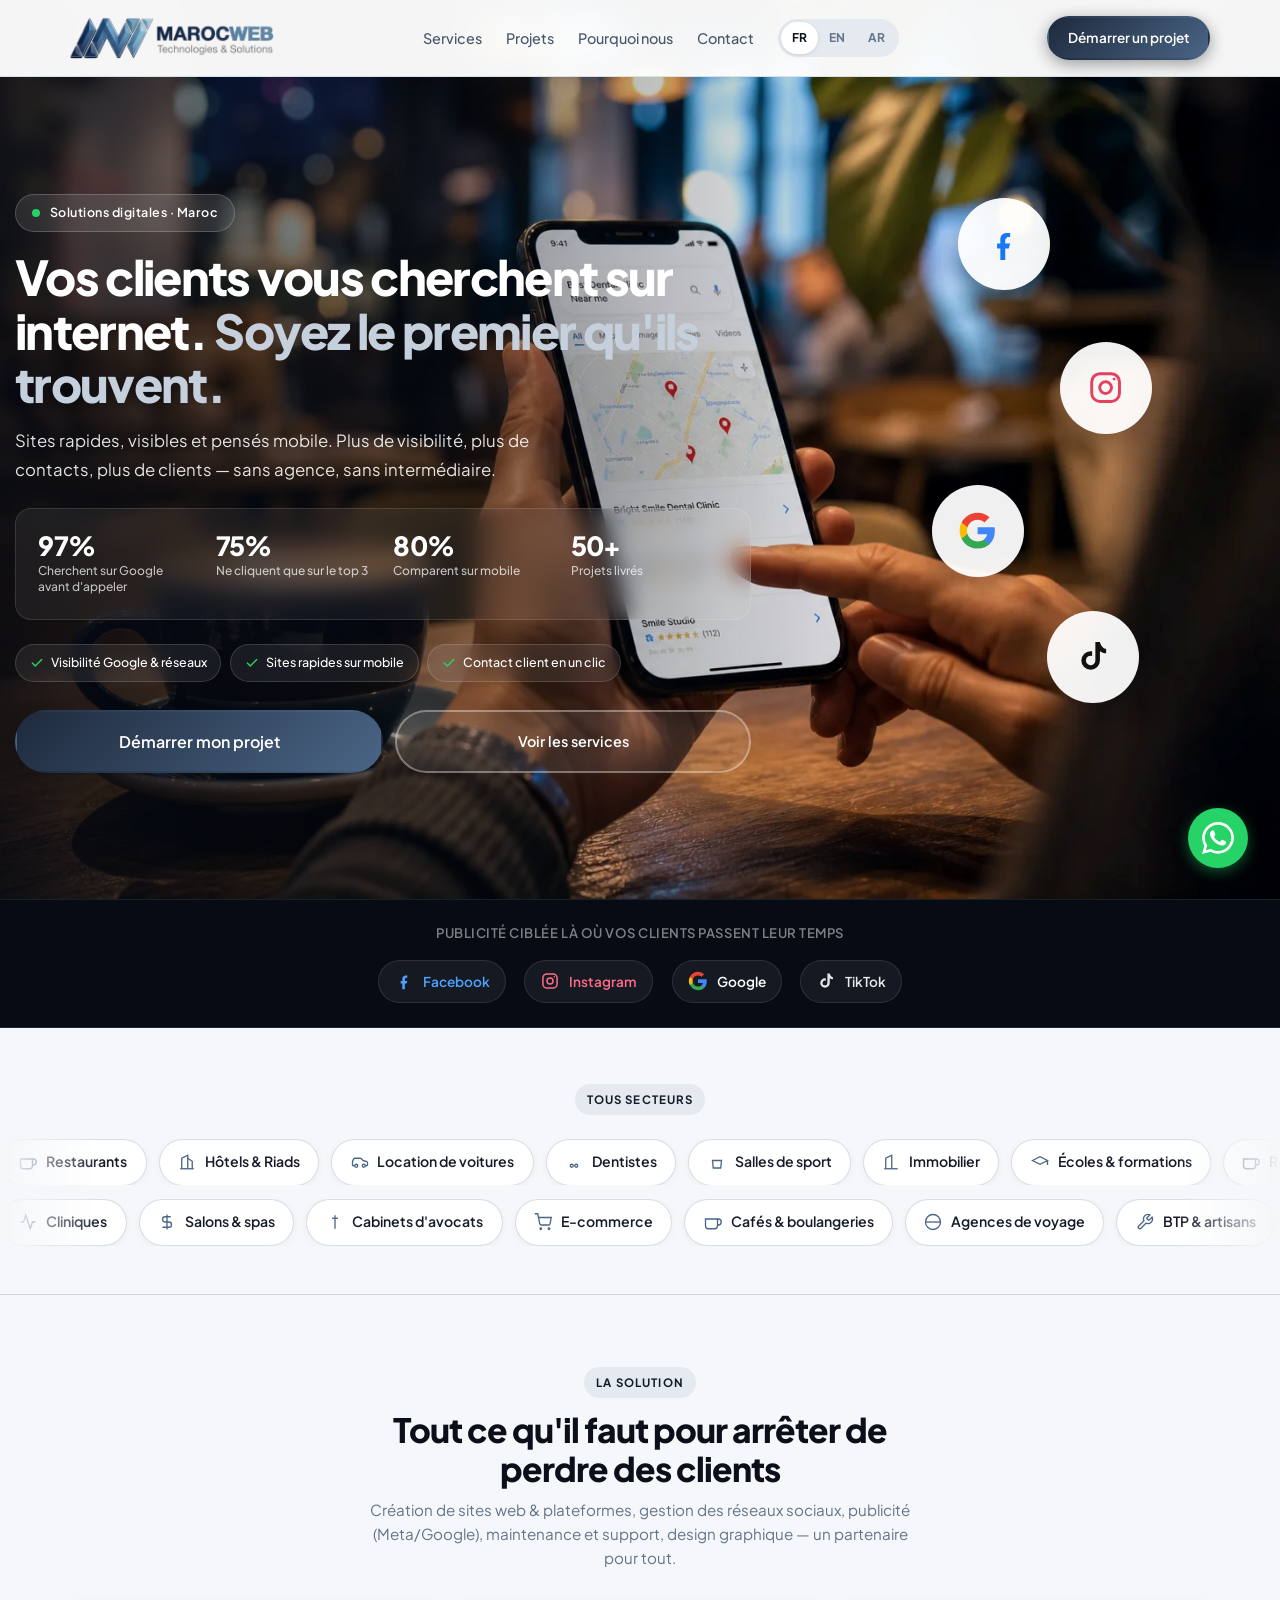
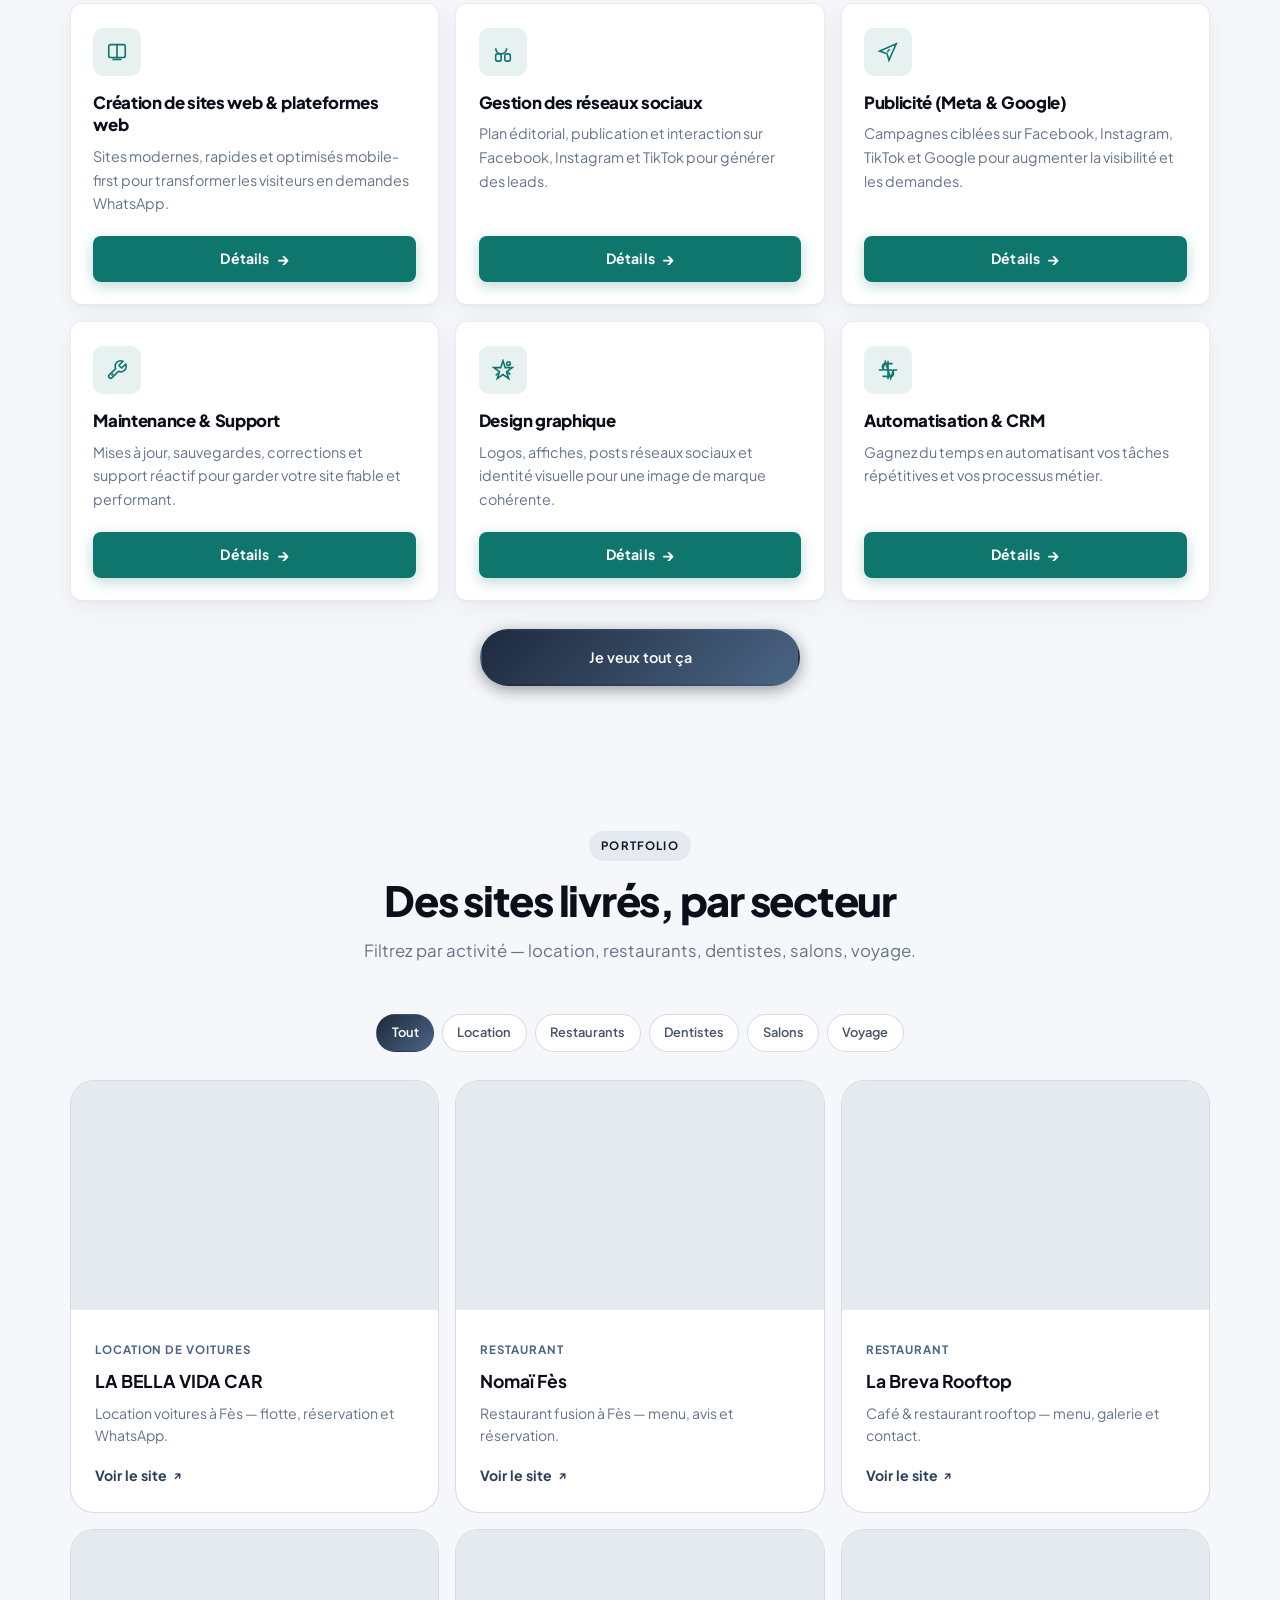
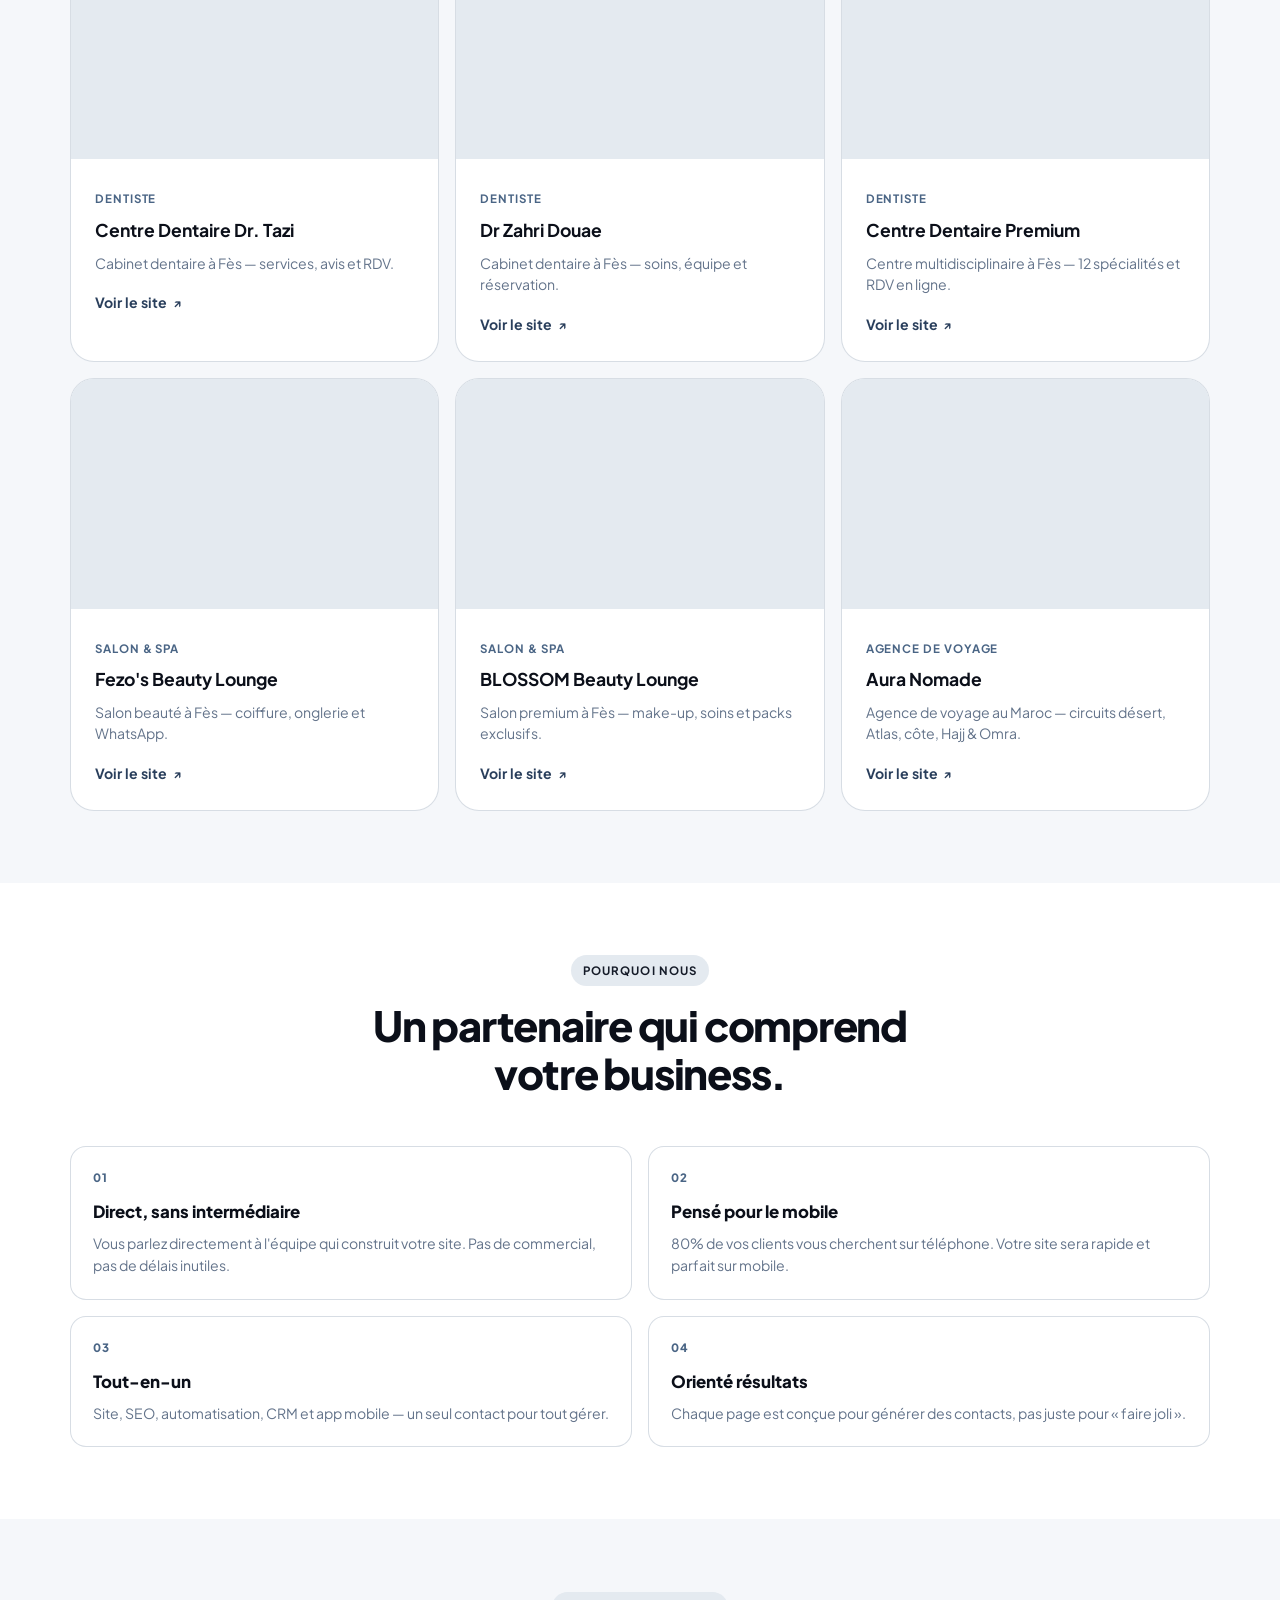
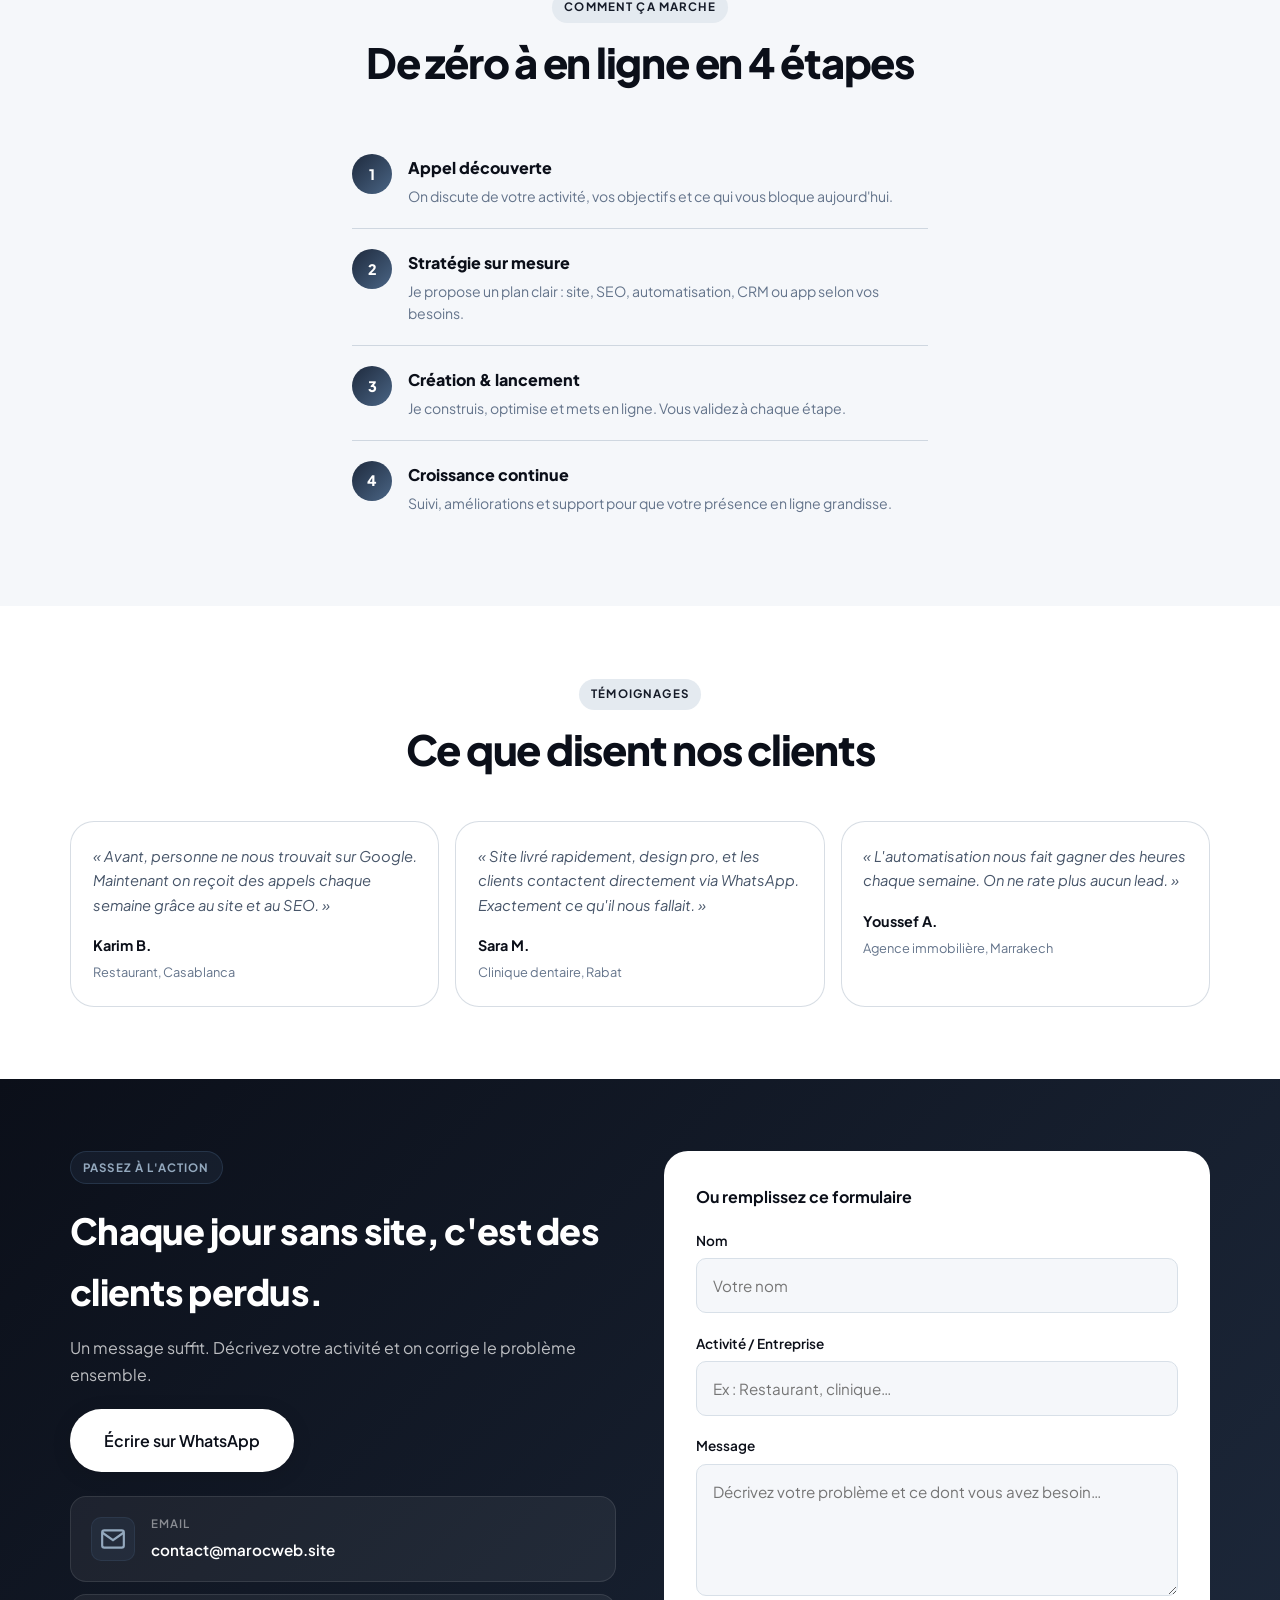
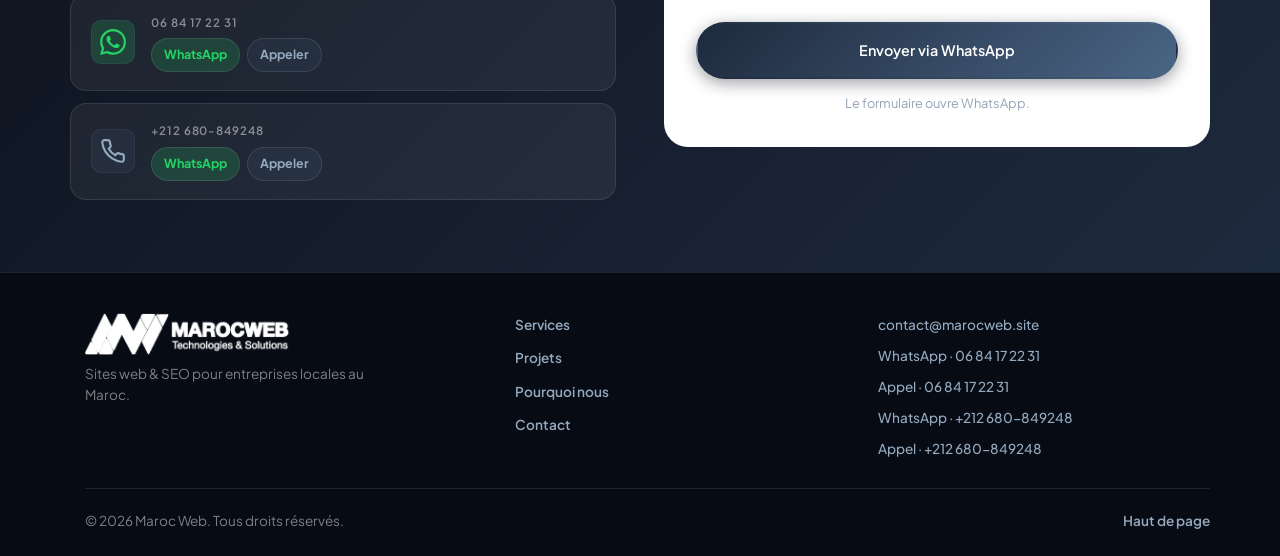
<file: index.html>
<!DOCTYPE html>
<html lang="fr" dir="ltr">
<head>
  <meta charset="UTF-8" />
  <meta name="viewport" content="width=device-width, initial-scale=1.0" />
  <meta name="description" content="Sites web, SEO, automatisation, CRM et applications mobiles pour entreprises locales au Maroc." id="metaDesc" />
  <title>Maroc Web — Sites web & marketing digital</title>
  <link rel="preconnect" href="https://fonts.googleapis.com" />
  <link rel="preconnect" href="https://fonts.gstatic.com" crossorigin />
  <link href="https://fonts.googleapis.com/css2?family=Plus+Jakarta+Sans:wght@400;500;600;700;800&family=Cairo:wght@400;600;700;800&display=swap" rel="stylesheet" />
  <link rel="icon" href="assets/logo-maroc-web.webp" type="image/webp" />
  <link rel="icon" href="assets/logo-maroc-web.png" type="image/png" />
  <link rel="apple-touch-icon" href="assets/logo-maroc-web.png" />
  <link rel="stylesheet" href="css/style.css?v=20260712m" />
  <script>
    (function () {
      var supported = { fr: 1, en: 1, ar: 1 };
      var lang = localStorage.getItem('maroc-web-lang') || 'fr';
      if (!supported[lang]) lang = 'fr';
      document.documentElement.lang = lang;
      document.documentElement.dir = lang === 'ar' ? 'rtl' : 'ltr';
    })();
  </script>
</head>
<body>

  <header class="header scrolled" id="header">
    <div class="container header-row">
      <a href="index.html#top" class="brand">
        <picture class="brand-logo-wrap">
          <img src="assets/logo-color.png" alt="Maroc Web" class="brand-logo" />
        </picture>
      </a>
      <nav class="nav" id="nav">
        <a href="#services" data-i18n="nav_services">Services</a>
        <a href="#work" data-i18n="nav_work">Projets</a>
        <a href="#why" data-i18n="nav_why">Pourquoi nous</a>
        <a href="#contact" data-i18n="nav_contact">Contact</a>
        <div class="lang-switch" role="group" aria-label="Language">
          <button type="button" class="lang-btn active" data-lang="fr" aria-pressed="true">FR</button>
          <button type="button" class="lang-btn" data-lang="en" aria-pressed="false">EN</button>
          <button type="button" class="lang-btn" data-lang="ar" aria-pressed="false">AR</button>
        </div>
      </nav>
      <div class="header-actions">
        <a href="#contact" class="btn btn-sm btn-accent header-cta" data-i18n="nav_cta">Démarrer un projet</a>
        <button class="burger" id="burger" aria-label="Menu" aria-expanded="false">
          <span></span><span></span><span></span>
        </button>
      </div>
    </div>
  </header>

  <div class="mobile-nav-overlay" id="mobileNavOverlay"></div>

  <main>

    <!-- Hero -->
    <section class="hero" id="top">
      <div class="hero-bg">
        <picture>
          <source srcset="assets/hero-customer-search.webp" type="image/webp">
          <img src="assets/hero-customer-search.png" alt="Client cherchant un service sur son téléphone" loading="eager" fetchpriority="high">
        </picture>
        <div class="hero-overlay"></div>
        <div class="hero-float-icons" aria-hidden="true">
          <span class="hero-float-icon hero-float-icon--fb" title="Facebook">
            <svg viewBox="0 0 24 24" fill="currentColor" aria-hidden="true"><path d="M14 8h2V5.5h-2c-2.4 0-4 1.5-4 4V12H8v3h2v7h3v-7h2.2l.8-3H13v-2.2c0-.6.4-1 1-1z"/></svg>
          </span>
          <span class="hero-float-icon hero-float-icon--ig" title="Instagram">
            <svg viewBox="0 0 24 24" fill="none" stroke="currentColor" stroke-width="1.8" stroke-linecap="round" stroke-linejoin="round" aria-hidden="true"><rect x="3.5" y="3.5" width="17" height="17" rx="5"/><circle cx="12" cy="12" r="3.6"/><circle cx="17.2" cy="6.8" r="0.9" fill="currentColor" stroke="none"/></svg>
          </span>
          <span class="hero-float-icon hero-float-icon--go" title="Google">
            <svg viewBox="0 0 24 24" aria-hidden="true"><path fill="#4285F4" d="M22.56 12.25c0-.78-.07-1.53-.2-2.25H12v4.26h5.92a5.06 5.06 0 0 1-2.2 3.32v2.77h3.57c2.08-1.92 3.27-4.74 3.27-8.1z"/><path fill="#34A853" d="M12 23c2.97 0 5.46-.98 7.28-2.66l-3.57-2.77c-.98.66-2.23 1.06-3.71 1.06-2.86 0-5.29-1.93-6.16-4.53H2.18v2.84C3.99 20.53 7.7 23 12 23z"/><path fill="#FBBC05" d="M5.84 14.09c-.22-.66-.35-1.36-.35-2.09s.13-1.43.35-2.09V7.07H2.18C1.43 8.55 1 10.22 1 12s.43 3.45 1.18 4.93l2.85-2.22.81-.62z"/><path fill="#EA4335" d="M12 5.38c1.62 0 3.06.56 4.21 1.64l3.15-3.15C17.45 2.09 14.97 1 12 1 7.7 1 3.99 3.47 2.18 7.07l3.66 2.84c.87-2.6 3.3-4.53 6.16-4.53z"/></svg>
          </span>
          <span class="hero-float-icon hero-float-icon--tt" title="TikTok">
            <svg viewBox="0 0 24 24" fill="currentColor" aria-hidden="true"><path d="M16.5 3c.4 2.2 1.7 3.8 3.8 4.4v2.6c-1.4-.1-2.7-.5-3.8-1.3v5.7a5.7 5.7 0 1 1-5.7-5.7c.3 0 .6 0 .9.1v2.8a2.9 2.9 0 1 0 2 2.8V3h2.8z"/></svg>
          </span>
        </div>
      </div>
      <div class="container hero-inner">
        <div class="hero-content reveal">
          <div class="hero-badge">
            <span class="pulse-dot"></span>
            <span data-i18n="hero_badge">Solutions digitales · Maroc</span>
          </div>
          <h1>
            <span data-i18n="hero_title">Vos clients vous cherchent sur internet.</span>
            <span class="text-accent" data-i18n="hero_title_accent">Soyez le premier qu'ils trouvent.</span>
          </h1>
          <p class="hero-text" data-i18n="hero_lead">Sites rapides, visibles et pensés mobile. Plus de visibilité, plus de contacts, plus de clients — sans agence, sans intermédiaire.</p>

          <div class="hero-stats">
            <div class="hero-stat">
              <strong data-i18n="hero_stat1_num">97%</strong>
              <span data-i18n="hero_stat1_label">Cherchent sur Google avant d'appeler</span>
            </div>
            <div class="hero-stat">
              <strong data-i18n="hero_stat2_num">75%</strong>
              <span data-i18n="hero_stat2_label">Ne cliquent que sur le top 3</span>
            </div>
            <div class="hero-stat">
              <strong data-i18n="hero_stat3_num">80%</strong>
              <span data-i18n="hero_stat3_label">Comparent sur mobile</span>
            </div>
            <div class="hero-stat">
              <strong data-i18n="hero_stat4_num">50+</strong>
              <span data-i18n="hero_stat4_label">Projets livrés</span>
            </div>
          </div>
          
          <div class="hero-features">
            <div class="feature-pill">
              <svg viewBox="0 0 24 24" fill="none" stroke="currentColor" stroke-width="2.5" stroke-linecap="round" stroke-linejoin="round"><polyline points="20 6 9 17 4 12"></polyline></svg>
              <span data-i18n="hero_feat1">Visibilité Google & réseaux</span>
            </div>
            <div class="feature-pill">
              <svg viewBox="0 0 24 24" fill="none" stroke="currentColor" stroke-width="2.5" stroke-linecap="round" stroke-linejoin="round"><polyline points="20 6 9 17 4 12"></polyline></svg>
              <span data-i18n="hero_feat2">Sites rapides sur mobile</span>
            </div>
            <div class="feature-pill">
              <svg viewBox="0 0 24 24" fill="none" stroke="currentColor" stroke-width="2.5" stroke-linecap="round" stroke-linejoin="round"><polyline points="20 6 9 17 4 12"></polyline></svg>
              <span data-i18n="hero_feat3">Contact client en un clic</span>
            </div>
          </div>

          <div class="hero-btns">
            <a href="#contact" class="btn btn-accent btn-lg" data-i18n="hero_cta1">Démarrer mon projet</a>
            <a href="#services" class="btn btn-outline-light" data-i18n="hero_cta2">Voir les services</a>
          </div>
        </div>
      </div>
    </section>

    <section class="platforms-strip" aria-label="Plateformes">
      <div class="container platforms-strip-inner">
        <p class="platforms-strip-label" data-i18n="platforms_label">Publicité ciblée là où vos clients passent leur temps</p>
        <div class="platforms-icons">
          <span class="platform-icon platform-icon--fb" title="Facebook">
            <svg viewBox="0 0 24 24" fill="currentColor" aria-hidden="true"><path d="M14 8h2V5.5h-2c-2.4 0-4 1.5-4 4V12H8v3h2v7h3v-7h2.2l.8-3H13v-2.2c0-.6.4-1 1-1z"/></svg>
            <span>Facebook</span>
          </span>
          <span class="platform-icon platform-icon--ig" title="Instagram">
            <svg viewBox="0 0 24 24" fill="none" stroke="currentColor" stroke-width="1.8" stroke-linecap="round" stroke-linejoin="round" aria-hidden="true"><rect x="3.5" y="3.5" width="17" height="17" rx="5"/><circle cx="12" cy="12" r="3.6"/><circle cx="17.2" cy="6.8" r="0.9" fill="currentColor" stroke="none"/></svg>
            <span>Instagram</span>
          </span>
          <span class="platform-icon platform-icon--go" title="Google">
            <svg viewBox="0 0 24 24" aria-hidden="true"><path fill="#4285F4" d="M22.56 12.25c0-.78-.07-1.53-.2-2.25H12v4.26h5.92a5.06 5.06 0 0 1-2.2 3.32v2.77h3.57c2.08-1.92 3.27-4.74 3.27-8.1z"/><path fill="#34A853" d="M12 23c2.97 0 5.46-.98 7.28-2.66l-3.57-2.77c-.98.66-2.23 1.06-3.71 1.06-2.86 0-5.29-1.93-6.16-4.53H2.18v2.84C3.99 20.53 7.7 23 12 23z"/><path fill="#FBBC05" d="M5.84 14.09c-.22-.66-.35-1.36-.35-2.09s.13-1.43.35-2.09V7.07H2.18C1.43 8.55 1 10.22 1 12s.43 3.45 1.18 4.93l2.85-2.22.81-.62z"/><path fill="#EA4335" d="M12 5.38c1.62 0 3.06.56 4.21 1.64l3.15-3.15C17.45 2.09 14.97 1 12 1 7.7 1 3.99 3.47 2.18 7.07l3.66 2.84c.87-2.6 3.3-4.53 6.16-4.53z"/></svg>
            <span>Google</span>
          </span>
          <span class="platform-icon platform-icon--tt" title="TikTok">
            <svg viewBox="0 0 24 24" fill="currentColor" aria-hidden="true"><path d="M16.5 3c.4 2.2 1.7 3.8 3.8 4.4v2.6c-1.4-.1-2.7-.5-3.8-1.3v5.7a5.7 5.7 0 1 1-5.7-5.7c.3 0 .6 0 .9.1v2.8a2.9 2.9 0 1 0 2 2.8V3h2.8z"/></svg>
            <span>TikTok</span>
          </span>
        </div>
      </div>
    </section>

    <!-- Businesses marquee -->
    <section class="businesses-section" data-i18n-aria-label="businesses_label" aria-label="Tous secteurs">
      <div class="container businesses-header reveal">
        <span class="tag" data-i18n="businesses_label">Tous secteurs</span>
      </div>
      <div class="marquee-group" aria-hidden="true">
        <div class="marquee marquee--left">
          <div class="marquee-track">
            <div class="marquee-content">
              <span class="biz-pill"><svg viewBox="0 0 24 24" fill="none" stroke="currentColor" stroke-width="1.75"><path d="M18 8h1a4 4 0 0 1 0 8h-1"/><path d="M2 8h16v9a4 4 0 0 1-4 4H6a4 4 0 0 1-4-4V8z"/></svg><span data-i18n="biz_restaurants">Restaurants</span></span>
              <span class="biz-pill"><svg viewBox="0 0 24 24" fill="none" stroke="currentColor" stroke-width="1.75"><path d="M3 21h18"/><path d="M5 21V7l8-4v18"/><path d="M19 21V11l-6-4"/></svg><span data-i18n="biz_hotels">Hôtels & Riads</span></span>
              <span class="biz-pill"><svg viewBox="0 0 24 24" fill="none" stroke="currentColor" stroke-width="1.75"><path d="M19 17h2c.6 0 1-.4 1-1v-3c0-.9-.7-1.7-1.5-1.9C18.7 10.6 16 10 16 10s-1.3-1.4-2.2-2.3c-.5-.4-1.1-.7-1.8-.7H5c-.6 0-1.1.4-1.4.9l-1.4 2.9A3.7 3.7 0 0 0 2 12v4c0 .6.4 1 1 1h2"/><circle cx="7" cy="17" r="2"/><circle cx="17" cy="17" r="2"/></svg><span data-i18n="biz_car_rental">Location de voitures</span></span>
              <span class="biz-pill"><svg viewBox="0 0 24 24" fill="none" stroke="currentColor" stroke-width="1.75"><circle cx="9" cy="17" r="2"/><circle cx="15" cy="17" r="2"/></svg><span data-i18n="biz_dentists">Dentistes</span></span>
              <span class="biz-pill"><svg viewBox="0 0 24 24" fill="none" stroke="currentColor" stroke-width="1.75"><path d="M6 10h12l-1 10H7L6 10z"/></svg><span data-i18n="biz_gyms">Salles de sport</span></span>
              <span class="biz-pill"><svg viewBox="0 0 24 24" fill="none" stroke="currentColor" stroke-width="1.75"><path d="M3 21h18"/><path d="M5 21V7l8-4v18"/></svg><span data-i18n="biz_real_estate">Immobilier</span></span>
              <span class="biz-pill"><svg viewBox="0 0 24 24" fill="none" stroke="currentColor" stroke-width="1.75"><path d="M22 10v6M2 10l10-5 10 5-10 5z"/></svg><span data-i18n="biz_schools">Écoles & formations</span></span>
            </div>
            <div class="marquee-content" aria-hidden="true">
              <span class="biz-pill"><svg viewBox="0 0 24 24" fill="none" stroke="currentColor" stroke-width="1.75"><path d="M18 8h1a4 4 0 0 1 0 8h-1"/><path d="M2 8h16v9a4 4 0 0 1-4 4H6a4 4 0 0 1-4-4V8z"/></svg><span data-i18n="biz_restaurants">Restaurants</span></span>
              <span class="biz-pill"><svg viewBox="0 0 24 24" fill="none" stroke="currentColor" stroke-width="1.75"><path d="M3 21h18"/><path d="M5 21V7l8-4v18"/><path d="M19 21V11l-6-4"/></svg><span data-i18n="biz_hotels">Hôtels & Riads</span></span>
              <span class="biz-pill"><svg viewBox="0 0 24 24" fill="none" stroke="currentColor" stroke-width="1.75"><path d="M19 17h2c.6 0 1-.4 1-1v-3c0-.9-.7-1.7-1.5-1.9C18.7 10.6 16 10 16 10s-1.3-1.4-2.2-2.3c-.5-.4-1.1-.7-1.8-.7H5c-.6 0-1.1.4-1.4.9l-1.4 2.9A3.7 3.7 0 0 0 2 12v4c0 .6.4 1 1 1h2"/><circle cx="7" cy="17" r="2"/><circle cx="17" cy="17" r="2"/></svg><span data-i18n="biz_car_rental">Location de voitures</span></span>
              <span class="biz-pill"><svg viewBox="0 0 24 24" fill="none" stroke="currentColor" stroke-width="1.75"><circle cx="9" cy="17" r="2"/><circle cx="15" cy="17" r="2"/></svg><span data-i18n="biz_dentists">Dentistes</span></span>
              <span class="biz-pill"><svg viewBox="0 0 24 24" fill="none" stroke="currentColor" stroke-width="1.75"><path d="M6 10h12l-1 10H7L6 10z"/></svg><span data-i18n="biz_gyms">Salles de sport</span></span>
              <span class="biz-pill"><svg viewBox="0 0 24 24" fill="none" stroke="currentColor" stroke-width="1.75"><path d="M3 21h18"/><path d="M5 21V7l8-4v18"/></svg><span data-i18n="biz_real_estate">Immobilier</span></span>
              <span class="biz-pill"><svg viewBox="0 0 24 24" fill="none" stroke="currentColor" stroke-width="1.75"><path d="M22 10v6M2 10l10-5 10 5-10 5z"/></svg><span data-i18n="biz_schools">Écoles & formations</span></span>
            </div>
          </div>
        </div>
        <div class="marquee marquee--right">
          <div class="marquee-track">
            <div class="marquee-content">
              <span class="biz-pill"><svg viewBox="0 0 24 24" fill="none" stroke="currentColor" stroke-width="1.75"><path d="M22 12h-4l-3 9L9 3l-3 9H2"/></svg><span data-i18n="biz_clinics">Cliniques</span></span>
              <span class="biz-pill"><svg viewBox="0 0 24 24" fill="none" stroke="currentColor" stroke-width="1.75"><path d="M12 2v20M17 5H9.5a3.5 3.5 0 0 0 0 7h5a3.5 3.5 0 0 1 0 7H6"/></svg><span data-i18n="biz_salons">Salons & spas</span></span>
              <span class="biz-pill"><svg viewBox="0 0 24 24" fill="none" stroke="currentColor" stroke-width="1.75"><path d="M12 3v18"/><path d="M8 7h8"/></svg><span data-i18n="biz_lawyers">Cabinets d'avocats</span></span>
              <span class="biz-pill"><svg viewBox="0 0 24 24" fill="none" stroke="currentColor" stroke-width="1.75"><circle cx="9" cy="21" r="1"/><circle cx="20" cy="21" r="1"/><path d="M1 1h4l2.68 13.39a2 2 0 0 0 2 1.61h9.72a2 2 0 0 0 2-1.61L23 6H6"/></svg><span data-i18n="biz_ecommerce">E-commerce</span></span>
              <span class="biz-pill"><svg viewBox="0 0 24 24" fill="none" stroke="currentColor" stroke-width="1.75"><path d="M18 8h1a4 4 0 0 1 0 8h-1"/><path d="M2 8h16v9a4 4 0 0 1-4 4H6a4 4 0 0 1-4-4V8z"/></svg><span data-i18n="biz_cafes">Cafés & boulangeries</span></span>
              <span class="biz-pill"><svg viewBox="0 0 24 24" fill="none" stroke="currentColor" stroke-width="1.75"><circle cx="12" cy="12" r="10"/><path d="M2 12h20"/></svg><span data-i18n="biz_travel">Agences de voyage</span></span>
              <span class="biz-pill"><svg viewBox="0 0 24 24" fill="none" stroke="currentColor" stroke-width="1.75"><path d="M14.7 6.3a1 1 0 0 0 0 1.4l1.6 1.6a1 1 0 0 0 1.4 0l3.77-3.77a6 6 0 0 1-7.94 7.94l-6.91 6.91a2.12 2.12 0 0 1-3-3l6.91-6.91a6 6 0 0 1 7.94-7.94l-3.76 3.76z"/></svg><span data-i18n="biz_construction">BTP & artisans</span></span>
            </div>
            <div class="marquee-content" aria-hidden="true">
              <span class="biz-pill"><svg viewBox="0 0 24 24" fill="none" stroke="currentColor" stroke-width="1.75"><path d="M22 12h-4l-3 9L9 3l-3 9H2"/></svg><span data-i18n="biz_clinics">Cliniques</span></span>
              <span class="biz-pill"><svg viewBox="0 0 24 24" fill="none" stroke="currentColor" stroke-width="1.75"><path d="M12 2v20M17 5H9.5a3.5 3.5 0 0 0 0 7h5a3.5 3.5 0 0 1 0 7H6"/></svg><span data-i18n="biz_salons">Salons & spas</span></span>
              <span class="biz-pill"><svg viewBox="0 0 24 24" fill="none" stroke="currentColor" stroke-width="1.75"><path d="M12 3v18"/><path d="M8 7h8"/></svg><span data-i18n="biz_lawyers">Cabinets d'avocats</span></span>
              <span class="biz-pill"><svg viewBox="0 0 24 24" fill="none" stroke="currentColor" stroke-width="1.75"><circle cx="9" cy="21" r="1"/><circle cx="20" cy="21" r="1"/><path d="M1 1h4l2.68 13.39a2 2 0 0 0 2 1.61h9.72a2 2 0 0 0 2-1.61L23 6H6"/></svg><span data-i18n="biz_ecommerce">E-commerce</span></span>
              <span class="biz-pill"><svg viewBox="0 0 24 24" fill="none" stroke="currentColor" stroke-width="1.75"><path d="M18 8h1a4 4 0 0 1 0 8h-1"/><path d="M2 8h16v9a4 4 0 0 1-4 4H6a4 4 0 0 1-4-4V8z"/></svg><span data-i18n="biz_cafes">Cafés & boulangeries</span></span>
              <span class="biz-pill"><svg viewBox="0 0 24 24" fill="none" stroke="currentColor" stroke-width="1.75"><circle cx="12" cy="12" r="10"/><path d="M2 12h20"/></svg><span data-i18n="biz_travel">Agences de voyage</span></span>
              <span class="biz-pill"><svg viewBox="0 0 24 24" fill="none" stroke="currentColor" stroke-width="1.75"><path d="M14.7 6.3a1 1 0 0 0 0 1.4l1.6 1.6a1 1 0 0 0 1.4 0l3.77-3.77a6 6 0 0 1-7.94 7.94l-6.91 6.91a2.12 2.12 0 0 1-3-3l6.91-6.91a6 6 0 0 1 7.94-7.94l-3.76 3.76z"/></svg><span data-i18n="biz_construction">BTP & artisans</span></span>
            </div>
          </div>
        </div>
      </div>
    </section>

    <!-- Services -->
    <section class="section services-section" id="services">
      <div class="container">
        <header class="services-header reveal">
          <span class="tag" data-i18n="services_label">La solution</span>
          <h2 data-i18n="services_title">Tout ce qu'il faut pour arrêter de perdre des clients</h2>
          <p class="services-sub" data-i18n="services_desc">Site, SEO, automatisation, CRM et app mobile — un seul partenaire pour tout gérer.</p>
        </header>
        <div class="services-overview">
          <article class="svc-card reveal">
            <div class="svc-card-top">
              <div class="svc-card-icon"><svg width="22" height="22" viewBox="0 0 24 24" fill="none" stroke="currentColor" stroke-width="1.75"><rect x="3" y="4" width="18" height="14" rx="2"/><path d="M7 20h10"/><path d="M12 4v14"/></svg></div>
            </div>
            <h3 data-i18n="svc1_title">Création de sites web & plateformes web</h3>
            <p data-i18n="svc1_desc">Sites modernes, rapides et optimisés mobile-first pour transformer les visiteurs en demandes WhatsApp.</p>
            <a href="web-platforms/index.html" class="svc-details-btn" data-i18n="svc_details_btn">Détails</a>
          </article>
          <article class="svc-card reveal">
            <div class="svc-card-top">
              <div class="svc-card-icon"><svg width="22" height="22" viewBox="0 0 24 24" fill="none" stroke="currentColor" stroke-width="1.75"><path d="M16 8a6 6 0 0 1-12 0"/><rect x="4" y="14" width="6" height="8" rx="2"/><rect x="14" y="14" width="6" height="8" rx="2"/></svg></div>
            </div>
            <h3 data-i18n="svc2_title">Gestion des réseaux sociaux</h3>
            <p data-i18n="svc2_desc">Plan éditorial, publication et interaction sur Facebook, Instagram et TikTok pour générer des leads.</p>
            <a href="social-media/index.html" class="svc-details-btn" data-i18n="svc_details_btn">Détails</a>
          </article>
          <article class="svc-card reveal">
            <div class="svc-card-top">
              <div class="svc-card-icon"><svg width="22" height="22" viewBox="0 0 24 24" fill="none" stroke="currentColor" stroke-width="1.75"><path d="M3 11l18-8-8 18-2-7-8-3z"/><path d="M14 9l-3 3"/></svg></div>
            </div>
            <h3 data-i18n="svc3_title">Publicité (Meta & Google)</h3>
            <p data-i18n="svc3_desc">Campagnes ciblées sur Facebook, Instagram, TikTok et Google pour augmenter la visibilité et les demandes.</p>
            <a href="advertising/index.html" class="svc-details-btn" data-i18n="svc_details_btn">Détails</a>
          </article>
          <article class="svc-card reveal">
            <div class="svc-card-top">
              <div class="svc-card-icon"><svg width="22" height="22" viewBox="0 0 24 24" fill="none" stroke="currentColor" stroke-width="1.75"><path d="M14.7 6.3a1 1 0 0 0 0 1.4l1.6 1.6a1 1 0 0 0 1.4 0l3.77-3.77a6 6 0 0 1-7.94 7.94l-6.91 6.91a2.12 2.12 0 0 1-3-3l6.91-6.91a6 6 0 0 1 7.94-7.94l-3.76 3.76z"/><path d="M8 16l-2 2"/></svg></div>
            </div>
            <h3 data-i18n="svc4_title">Maintenance & Support</h3>
            <p data-i18n="svc4_desc">Mises à jour, sauvegardes, corrections et support réactif pour garder votre site fiable et performant.</p>
            <a href="maintenance-support/index.html" class="svc-details-btn" data-i18n="svc_details_btn">Détails</a>
          </article>
          <article class="svc-card reveal">
            <div class="svc-card-top">
              <div class="svc-card-icon"><svg width="22" height="22" viewBox="0 0 24 24" fill="none" stroke="currentColor" stroke-width="1.75"><path d="M12 2l2.4 7.4H22l-6.2 4.5 2.4 7.4L12 17l-6.2 4.3 2.4-7.4L2 9.4h7.6L12 2z"/><circle cx="18" cy="5" r="2"/><path d="M4 18l3-3"/><path d="M17 14l3 3"/></svg></div>
            </div>
            <h3 data-i18n="svc5_title">Design graphique</h3>
            <p data-i18n="svc5_desc">Logos, affiches, posts réseaux sociaux et identité visuelle pour une image de marque cohérente.</p>
            <a href="graphic-design/index.html" class="svc-details-btn" data-i18n="svc_details_btn">Détails</a>
          </article>
          <article class="svc-card reveal">
            <div class="svc-card-top">
              <div class="svc-card-icon"><svg width="22" height="22" viewBox="0 0 24 24" fill="none" stroke="currentColor" stroke-width="1.75"><path d="M12 2v20M17 5H9.5a3.5 3.5 0 0 0 0 7h5a3.5 3.5 0 0 1 0 7H6"/><path d="M22 12h-4l-3 9L9 3l-3 9H2"/></svg></div>
            </div>
            <h3 data-i18n="svc6_title">Automatisation & CRM</h3>
            <p data-i18n="svc6_desc">Gagnez du temps en automatisant vos tâches répétitives et vos processus métier.</p>
            <a href="automation/index.html" class="svc-details-btn" data-i18n="svc_details_btn">Détails</a>
          </article>
        </div>
        <div class="services-cta-wrap reveal">
          <a href="#contact" class="btn btn-accent" data-i18n="services_cta">Je veux tout ça</a>
        </div>
      </div>
    </section>

    <!-- Featured Projects -->
    <section class="section section-gray" id="work">
      <div class="container">
        <header class="section-header center reveal">
          <span class="tag" data-i18n="work_label">Portfolio</span>
          <h2 data-i18n="work_title">Des sites livrés, par secteur</h2>
          <p data-i18n="work_desc">Filtrez par activité — location, restaurants, dentistes, salons, voyage.</p>
        </header>

        <div class="portfolio-filters reveal" id="portfolioFilters" role="tablist" data-i18n-aria-label="work_filters_aria" aria-label="Filtrer les projets par secteur"></div>

        <div class="projects-grid" id="portfolioGrid"></div>
      </div>
    </section>

    <!-- Why work with me -->
    <section class="section why-section" id="why">
      <div class="container">
        <header class="section-header center reveal">
          <span class="tag" data-i18n="why_label">Pourquoi nous</span>
          <h2 data-i18n="why_title">Un partenaire qui comprend votre business.</h2>
        </header>
        <div class="why-grid">
          <article class="why-card reveal">
            <span class="why-num">01</span>
            <h3 data-i18n="why1_title">Direct, sans intermédiaire</h3>
            <p data-i18n="why1_desc">Vous parlez directement à l'équipe qui construit votre site. Pas de commercial, pas de délais inutiles.</p>
          </article>
          <article class="why-card reveal">
            <span class="why-num">02</span>
            <h3 data-i18n="why2_title">Pensé pour le mobile</h3>
            <p data-i18n="why2_desc">80% de vos clients vous cherchent sur téléphone. Votre site sera rapide et parfait sur mobile.</p>
          </article>
          <article class="why-card reveal">
            <span class="why-num">03</span>
            <h3 data-i18n="why3_title">Tout-en-un</h3>
            <p data-i18n="why3_desc">Site, SEO, automatisation, CRM et app mobile — un seul contact pour tout gérer.</p>
          </article>
          <article class="why-card reveal">
            <span class="why-num">04</span>
            <h3 data-i18n="why4_title">Orienté résultats</h3>
            <p data-i18n="why4_desc">Chaque page est conçue pour générer des contacts, pas juste pour « faire joli ».</p>
          </article>
        </div>
      </div>
    </section>

    <!-- Process -->
    <section class="section section-gray process-section" id="process">
      <div class="container">
        <header class="section-header center reveal">
          <span class="tag" data-i18n="process_label">Comment ça marche</span>
          <h2 data-i18n="process_title">De zéro à en ligne en 4 étapes</h2>
        </header>
        <ol class="process-steps">
          <li class="process-step reveal">
            <span class="process-step-num">1</span>
            <div>
              <h3 data-i18n="process1_title">Appel découverte</h3>
              <p data-i18n="process1_desc">On discute de votre activité, vos objectifs et ce qui vous bloque aujourd'hui.</p>
            </div>
          </li>
          <li class="process-step reveal">
            <span class="process-step-num">2</span>
            <div>
              <h3 data-i18n="process2_title">Stratégie sur mesure</h3>
              <p data-i18n="process2_desc">Je propose un plan clair : site, SEO, pub ou automatisation selon vos besoins.</p>
            </div>
          </li>
          <li class="process-step reveal">
            <span class="process-step-num">3</span>
            <div>
              <h3 data-i18n="process3_title">Création & lancement</h3>
              <p data-i18n="process3_desc">Je construis, optimise et mets en ligne. Vous validez à chaque étape.</p>
            </div>
          </li>
          <li class="process-step reveal">
            <span class="process-step-num">4</span>
            <div>
              <h3 data-i18n="process4_title">Croissance continue</h3>
              <p data-i18n="process4_desc">Suivi, améliorations et support pour que votre présence en ligne grandisse.</p>
            </div>
          </li>
        </ol>
      </div>
    </section>

    <!-- Testimonials -->
    <section class="section testimonials-section" id="testimonials">
      <div class="container">
        <header class="section-header center reveal">
          <span class="tag" data-i18n="testimonials_label">Témoignages</span>
          <h2 data-i18n="testimonials_title">Ce que disent mes clients</h2>
        </header>
        <div class="testimonials-grid">
          <blockquote class="testimonial reveal">
            <p data-i18n="test1_text">« Avant, personne ne nous trouvait sur Google. Maintenant on reçoit des appels chaque semaine grâce au site et au SEO. »</p>
            <footer>
              <strong data-i18n="test1_name">Karim B.</strong>
              <span data-i18n="test1_role">Restaurant, Casablanca</span>
            </footer>
          </blockquote>
          <blockquote class="testimonial reveal">
            <p data-i18n="test2_text">« Site livré rapidement, design pro, et les clients contactent directement via WhatsApp. Exactement ce qu'il nous fallait. »</p>
            <footer>
              <strong data-i18n="test2_name">Sara M.</strong>
              <span data-i18n="test2_role">Clinique dentaire, Rabat</span>
            </footer>
          </blockquote>
          <blockquote class="testimonial reveal">
            <p data-i18n="test3_text">« L'automatisation IA nous fait gagner des heures chaque semaine. On ne rate plus aucun lead. »</p>
            <footer>
              <strong data-i18n="test3_name">Youssef A.</strong>
              <span data-i18n="test3_role">Agence immobilière, Marrakech</span>
            </footer>
          </blockquote>
        </div>
      </div>
    </section>

    <!-- CTA + Contact -->
    <section class="section contact" id="contact">
      <div class="container contact-grid">
        <div class="contact-info reveal">
          <span class="tag tag-light" data-i18n="cta_label">Passez à l'action</span>
          <h2 data-i18n="cta_title">Chaque jour sans site, c'est des clients perdus.</h2>
          <p data-i18n="cta_desc">Un message suffit. Décrivez votre activité et on corrige le problème ensemble.</p>
          <a href="https://wa.me/212684172231" class="btn btn-white btn-lg contact-wa-btn" target="_blank" rel="noopener" data-i18n="cta_btn">Écrire sur WhatsApp</a>
          <div class="channels">
            <a href="mailto:contact@marocweb.site" class="channel">
              <span class="channel-icon">
                <svg width="20" height="20" viewBox="0 0 24 24" fill="none" stroke="currentColor" stroke-width="2"><path d="M4 4h16c1.1 0 2 .9 2 2v12c0 1.1-.9 2-2 2H4c-1.1 0-2-.9-2-2V6c0-1.1.9-2 2-2z"/><path d="M22 6l-10 7L2 6"/></svg>
              </span>
              <div>
                <span class="channel-label" data-i18n="ch_email">Email</span>
                <span class="channel-val">contact@marocweb.site</span>
              </div>
            </a>
            <div class="channel phone-channel">
              <span class="channel-icon channel-icon--wa">
                <svg width="20" height="20" viewBox="0 0 24 24" fill="currentColor"><path d="M17.472 14.382c-.297-.149-1.758-.867-2.03-.967-.273-.099-.471-.148-.67.15-.197.297-.767.966-.94 1.164-.173.199-.347.223-.644.075-.297-.15-1.255-.463-2.39-1.475-.883-.788-1.48-1.761-1.653-2.059-.173-.297-.018-.458.13-.606.134-.133.298-.347.446-.52.149-.174.198-.298.298-.497.099-.198.05-.371-.025-.52-.075-.149-.669-1.612-.916-2.207-.242-.579-.487-.5-.669-.51-.173-.008-.371-.01-.57-.01-.198 0-.52.074-.792.372-.272.297-1.04 1.016-1.04 2.479 0 1.462 1.065 2.875 1.213 3.074.149.198 2.096 3.2 5.077 4.487.709.306 1.262.489 1.694.625.712.227 1.36.195 1.871.118.571-.085 1.758-.719 2.006-1.413.248-.694.248-1.289.173-1.413-.074-.124-.272-.198-.57-.347m-5.421 7.403h-.004a9.87 9.87 0 01-5.031-1.378l-.361-.214-3.741.982.998-3.648-.235-.374a9.86 9.86 0 01-1.51-5.26c.001-5.45 4.436-9.884 9.888-9.884 2.64 0 5.122 1.03 6.988 2.898a9.825 9.825 0 012.893 6.994c-.003 5.45-4.435 9.884-9.885 9.884m8.413-18.297A11.815 11.815 0 0012.05 0C5.495 0 .16 5.335.157 11.892c0 2.096.547 4.142 1.588 5.945L.057 24l6.305-1.654a11.882 11.882 0 005.683 1.448h.005c6.554 0 11.89-5.335 11.893-11.893a11.821 11.821 0 00-3.48-8.413z"/></svg>
              </span>
              <div>
                <span class="channel-label" data-i18n="ch_phone1_label">06 84 17 22 31</span>
                <div class="phone-actions">
                  <a href="https://wa.me/212684172231" class="phone-action phone-action--wa" target="_blank" rel="noopener" id="whatsappLink" data-i18n="phone_wa">WhatsApp</a>
                  <a href="tel:+212684172231" class="phone-action phone-action--call" data-i18n="phone_call">Appeler</a>
                </div>
              </div>
            </div>
            <div class="channel phone-channel">
              <span class="channel-icon">
                <svg width="20" height="20" viewBox="0 0 24 24" fill="none" stroke="currentColor" stroke-width="2"><path d="M22 16.92v3a2 2 0 0 1-2.18 2 19.79 19.79 0 0 1-8.63-3.07 19.5 19.5 0 0 1-6-6 19.79 19.79 0 0 1-3.07-8.67A2 2 0 0 1 4.11 2h3a2 2 0 0 1 2 1.72 12.84 12.84 0 0 0 .7 2.81 2 2 0 0 1-.45 2.11L8.09 9.91a16 16 0 0 0 6 6l1.27-1.27a2 2 0 0 1 2.11-.45 12.84 12.84 0 0 0 2.81.7A2 2 0 0 1 22 16.92z"/></svg>
              </span>
              <div>
                <span class="channel-label" data-i18n="ch_phone2_label">+212 680-849248</span>
                <div class="phone-actions">
                  <a href="https://wa.me/212680849248" class="phone-action phone-action--wa" target="_blank" rel="noopener" data-i18n="phone_wa">WhatsApp</a>
                  <a href="tel:+212680849248" class="phone-action phone-action--call" data-i18n="phone_call">Appeler</a>
                </div>
              </div>
            </div>
          </div>
        </div>
        <form class="contact-form reveal" id="contactForm" novalidate>
          <h3 class="form-title" data-i18n="contact_form_title">Ou remplissez ce formulaire</h3>
          <div class="field">
            <label for="name" data-i18n="form_name">Nom</label>
            <input type="text" id="name" name="name" autocomplete="name" required data-i18n-placeholder="form_name_ph" placeholder="Votre nom" />
          </div>
          <div class="field">
            <label for="business" data-i18n="form_business">Activité / Entreprise</label>
            <input type="text" id="business" name="business" data-i18n-placeholder="form_business_ph" placeholder="Ex : Restaurant, clinique…" />
          </div>
          <div class="field">
            <label for="message" data-i18n="form_message">Message</label>
            <textarea id="message" name="message" rows="4" required data-i18n-placeholder="form_message_ph" placeholder="Décrivez votre problème et ce que vous voulez…"></textarea>
          </div>
          <button type="submit" class="btn btn-accent btn-full" data-i18n="form_submit">Envoyer via WhatsApp</button>
          <p class="form-note" data-i18n="form_note">Le formulaire ouvre WhatsApp.</p>
        </form>
      </div>
    </section>

  </main>

  <footer class="footer">
    <div class="container footer-inner">
      <div class="footer-main">
        <div class="footer-brand">
          <a href="index.html#top" class="brand">
            <picture class="brand-logo-wrap">
          <img src="assets/logo-white.png" alt="Maroc Web" class="brand-logo" />
        </picture>
          </a>
          <p data-i18n="footer_tagline">Sites web & SEO pour entreprises locales au Maroc.</p>
        </div>
        <nav class="footer-nav" aria-label="Footer">
          <a href="#services" data-i18n="nav_services">Services</a>
          <a href="#work" data-i18n="nav_work">Projets</a>
          <a href="#why" data-i18n="nav_why">Pourquoi nous</a>
          <a href="#contact" data-i18n="nav_contact">Contact</a>
        </nav>
        <div class="footer-contact">
          <a href="mailto:contact@marocweb.site" data-i18n="footer_email">contact@marocweb.site</a>
          <a href="https://wa.me/212684172231" target="_blank" rel="noopener" data-i18n="footer_wa1">WhatsApp · 06 84 17 22 31</a>
          <a href="tel:+212684172231" data-i18n="footer_call1">Appel · 06 84 17 22 31</a>
          <a href="https://wa.me/212680849248" target="_blank" rel="noopener" data-i18n="footer_wa2">WhatsApp · +212 680-849248</a>
          <a href="tel:+212680849248" data-i18n="footer_call2">Appel · +212 680-849248</a>
        </div>
      </div>
      <div class="footer-bottom">
        <p>&copy; <span id="year"></span> <span data-i18n="footer_copy">Maroc Web</span>. <span data-i18n="footer_rights">Tous droits réservés.</span></p>
        <a href="index.html#top" class="footer-top" id="backTop" data-i18n="footer_top">Haut de page</a>
      </div>
    </div>
  </footer>

  <a href="https://wa.me/212684172231" class="floating-wa" target="_blank" rel="noopener" aria-label="Contact on WhatsApp">
    <svg width="32" height="32" viewBox="0 0 24 24" fill="currentColor"><path d="M17.472 14.382c-.297-.149-1.758-.867-2.03-.967-.273-.099-.471-.148-.67.15-.197.297-.767.966-.94 1.164-.173.199-.347.223-.644.075-.297-.15-1.255-.463-2.39-1.475-.883-.788-1.48-1.761-1.653-2.059-.173-.297-.018-.458.13-.606.134-.133.298-.347.446-.52.149-.174.198-.298.298-.497.099-.198.05-.371-.025-.52-.075-.149-.669-1.612-.916-2.207-.242-.579-.487-.5-.669-.51-.173-.008-.371-.01-.57-.01-.198 0-.52.074-.792.372-.272.297-1.04 1.016-1.04 2.479 0 1.462 1.065 2.875 1.213 3.074.149.198 2.096 3.2 5.077 4.487.709.306 1.262.489 1.694.625.712.227 1.36.195 1.871.118.571-.085 1.758-.719 2.006-1.413.248-.694.248-1.289.173-1.413-.074-.124-.272-.198-.57-.347m-5.421 7.403h-.004a9.87 9.87 0 01-5.031-1.378l-.361-.214-3.741.982.998-3.648-.235-.374a9.86 9.86 0 01-1.51-5.26c.001-5.45 4.436-9.884 9.888-9.884 2.64 0 5.122 1.03 6.988 2.898a9.825 9.825 0 012.893 6.994c-.003 5.45-4.435 9.884-9.885 9.884m8.413-18.297A11.815 11.815 0 0012.05 0C5.495 0 .16 5.335.157 11.892c0 2.096.547 4.142 1.588 5.945L.057 24l6.305-1.654a11.882 11.882 0 005.683 1.448h.005c6.554 0 11.89-5.335 11.893-11.893a11.821 11.821 0 00-3.48-8.413z"/></svg>
  </a>

  <script src="js/i18n.js?v=20260712m"></script>
  <script src="js/projects.js?v=20260712"></script>
  <script src="js/main.js?v=20260712"></script>
</body>
</html>
</file>
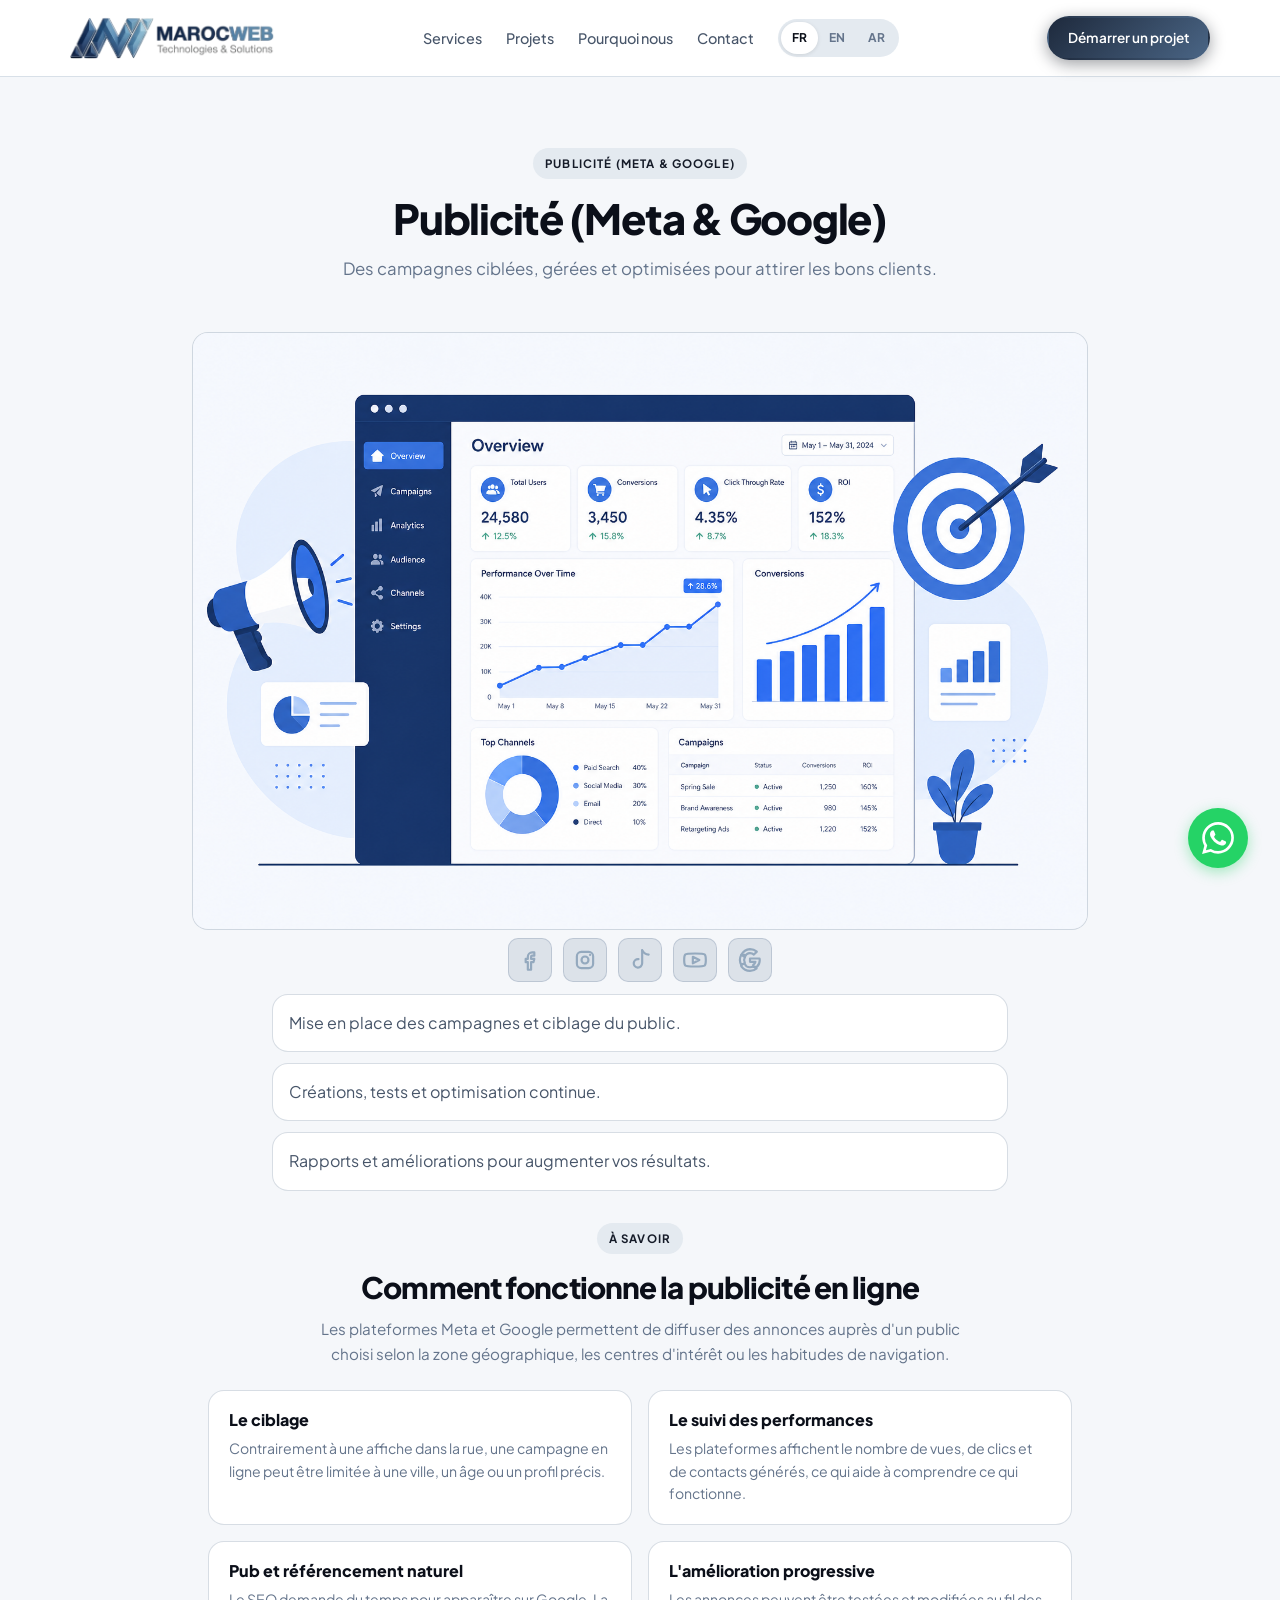
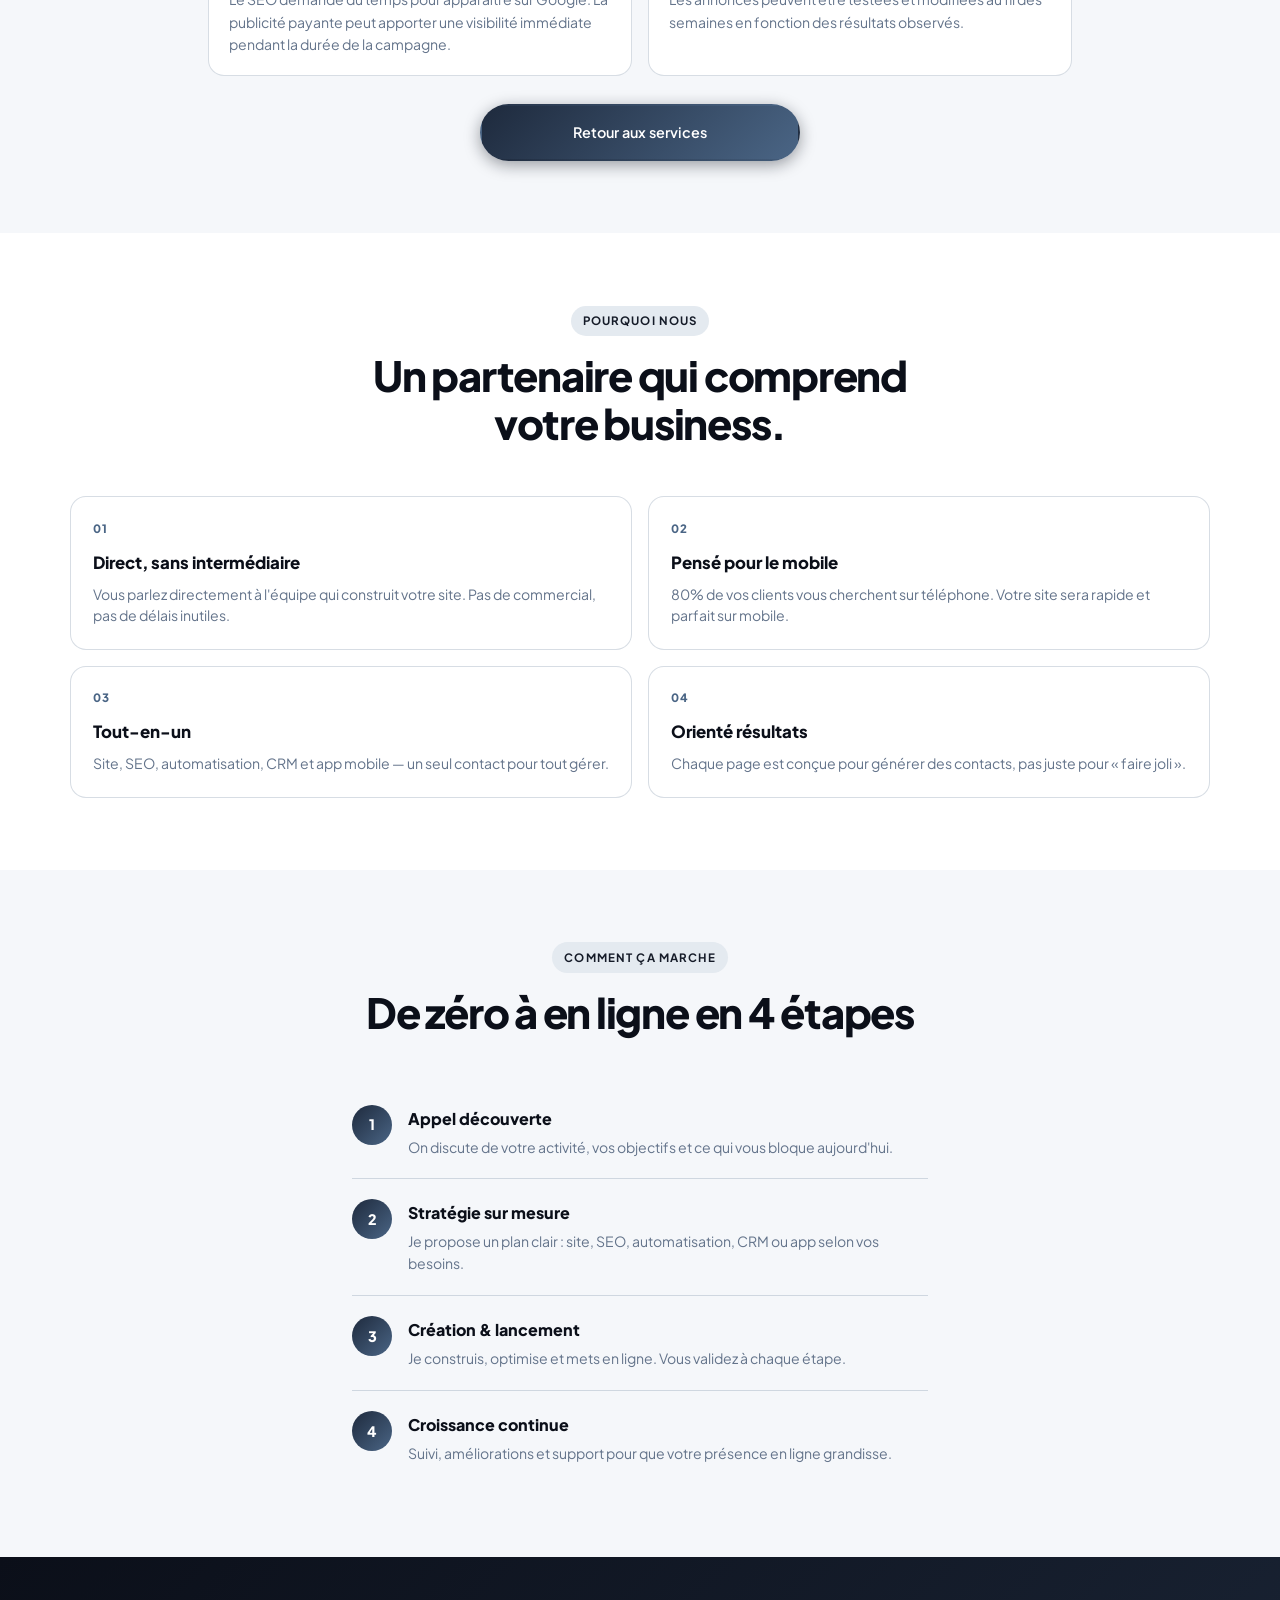
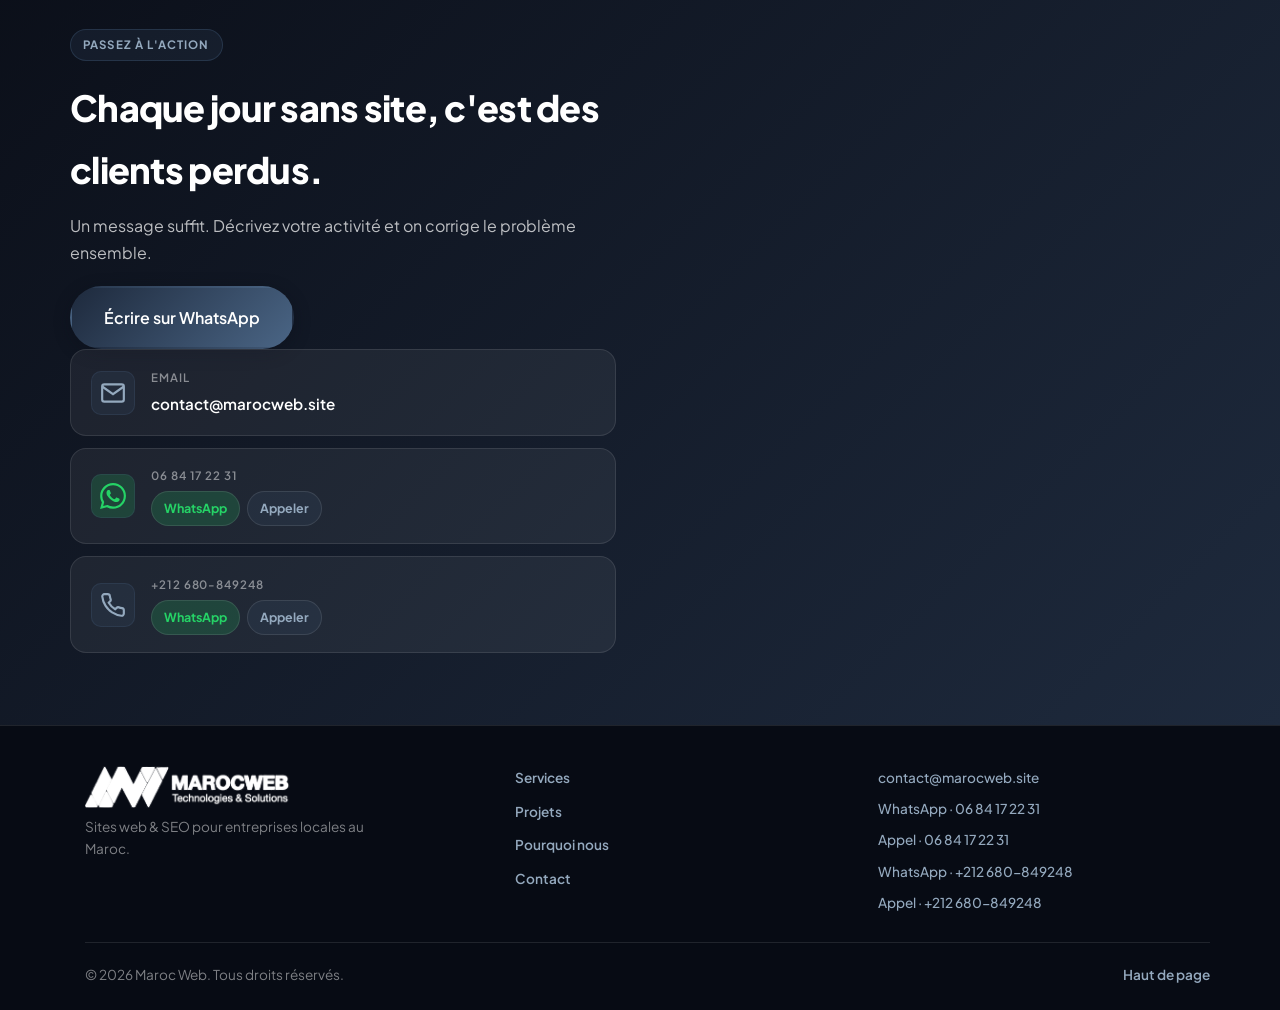
<file: advertising/index.html>
<!DOCTYPE html>
<html lang="fr" dir="ltr">
<head>
  <meta charset="UTF-8" />
  <meta name="viewport" content="width=device-width, initial-scale=1.0" />
  <meta name="description" content="Sites web, SEO, automatisation, CRM et applications mobiles pour entreprises locales au Maroc." id="metaDesc" />
  <title>Maroc Web — Sites web & marketing digital</title>
  <link rel="preconnect" href="https://fonts.googleapis.com" />
  <link rel="preconnect" href="https://fonts.gstatic.com" crossorigin />
  <link href="https://fonts.googleapis.com/css2?family=Plus+Jakarta+Sans:wght@400;500;600;700;800&family=Cairo:wght@400;600;700;800&display=swap" rel="stylesheet" />
  <link rel="icon" href="../assets/logo-maroc-web.webp" type="image/webp" />
  <link rel="icon" href="../assets/logo-maroc-web.png" type="image/png" />
  <link rel="apple-touch-icon" href="../assets/logo-maroc-web.png" />
  <link rel="stylesheet" href="../css/style.css?v=20260712l" />
  <script>
    (function () {
      var supported = { fr: 1, en: 1, ar: 1 };
      var lang = localStorage.getItem('maroc-web-lang') || 'fr';
      if (!supported[lang]) lang = 'fr';
      document.documentElement.lang = lang;
      document.documentElement.dir = lang === 'ar' ? 'rtl' : 'ltr';
    })();
  </script>
</head>
<body>

  <header class="header scrolled" id="header">
    <div class="container header-row">
      <a href="../index.html#top" class="brand">
        <picture class="brand-logo-wrap">
          <img src="../assets/logo-color.png" alt="Maroc Web" class="brand-logo" />
        </picture>
      </a>
      <nav class="nav" id="nav">
        <a href="../index.html#services" data-i18n="nav_services">Services</a>
        <a href="../index.html#work" data-i18n="nav_work">Projets</a>
        <a href="../index.html#why" data-i18n="nav_why">Pourquoi nous</a>
        <a href="../index.html#contact" data-i18n="nav_contact">Contact</a>
        <div class="lang-switch" role="group" aria-label="Language">
          <button type="button" class="lang-btn active" data-lang="fr" aria-pressed="true">FR</button>
          <button type="button" class="lang-btn" data-lang="en" aria-pressed="false">EN</button>
          <button type="button" class="lang-btn" data-lang="ar" aria-pressed="false">AR</button>
        </div>
      </nav>
      <div class="header-actions">
        <a href="../index.html#contact" class="btn btn-sm btn-accent header-cta" data-i18n="nav_cta">Démarrer un projet</a>
        <button class="burger" id="burger" aria-label="Menu" aria-expanded="false">
          <span></span><span></span><span></span>
        </button>
      </div>
    </div>
  </header>

  <div class="mobile-nav-overlay" id="mobileNavOverlay"></div>

  <main>
    <section class="section section-gray" id="service-detail">
      <div class="container">
        <header class="section-header center reveal">
          <span class="tag" data-i18n="svc3_title">Publicité</span>
          <h2 data-i18n="service_advertising_title">Publicité (Meta & Google)</h2>
          <p data-i18n="service_advertising_desc">Des campagnes ciblées, gérées et optimisées pour attirer les bons clients.</p>
        </header>

        <div class="service-detail-media reveal">
          <img src="../assets/advertising-hero.png" alt="Visuels de nos services" loading="lazy" />
        </div>

        <div class="service-channel-icons reveal" aria-label="Ad platforms">
          <span class="channel-icon" aria-hidden="true" title="Facebook">
            <svg viewBox="0 0 24 24" fill="none" stroke="currentColor" stroke-width="2" stroke-linecap="round" stroke-linejoin="round">
              <path d="M14 8h2V5h-2c-2.2 0-4 1.8-4 4v2H8v3h2v7h3v-7h2.2l.8-3H13V9c0-.6.4-1 1-1z" />
            </svg>
          </span>
          <span class="channel-icon" aria-hidden="true" title="Instagram">
            <svg viewBox="0 0 24 24" fill="none" stroke="currentColor" stroke-width="2" stroke-linecap="round" stroke-linejoin="round">
              <rect x="4.5" y="4.5" width="15" height="15" rx="4" />
              <circle cx="12" cy="12" r="3.2" />
              <path d="M16.7 7.3h.01" />
            </svg>
          </span>
          <span class="channel-icon" aria-hidden="true" title="TikTok">
            <svg viewBox="0 0 24 24" fill="none" stroke="currentColor" stroke-width="2" stroke-linecap="round" stroke-linejoin="round">
              <path d="M14 3v12.1a3.9 3.9 0 1 1-3.4-3.9" />
              <path d="M14 3c1.2 2.4 3.1 3.9 6 4" />
            </svg>
          </span>
          <span class="channel-icon" aria-hidden="true" title="YouTube">
            <svg viewBox="0 0 24 24" fill="none" stroke="currentColor" stroke-width="2" stroke-linecap="round" stroke-linejoin="round">
              <path d="M22 12s0-4-1-5-5-1-9-1-8 0-9 1-1 5-1 5 0 4 1 5 5 1 9 1 8 0 9-1 1-5 1-5z" />
              <path d="M10 15V9l6 3-6 3z" />
            </svg>
          </span>
          <span class="channel-icon" aria-hidden="true" title="Google">
            <svg viewBox="0 0 24 24" fill="none" stroke="currentColor" stroke-width="2" stroke-linecap="round" stroke-linejoin="round">
              <path d="M21 12.2c0-.6-.1-1.1-.2-1.6H12v3.1h5c-.2 1.1-.9 2.1-2 2.7v2h3.2c1.9-1.7 2.8-4.1 2.8-6.2z" />
              <path d="M12 22c2.5 0 4.6-.8 6.1-2.2l-3.2-2c-.9.6-2 .9-2.9.9-2.2 0-4-.9-4.7-3h-3.3v2.1A10 10 0 0 0 12 22z" />
              <path d="M7.3 14.7a5.7 5.7 0 0 1 0-5.4V7.2H4a10 10 0 0 0 0 9.6l3.3-2.1z" />
              <path d="M12 5.6c1.4 0 2.6.5 3.6 1.4l2.7-2.7A9.8 9.8 0 0 0 12 2 10 10 0 0 0 4 7.2l3.3 2.1c.7-2.1 2.5-3.7 4.7-3.7z" />
            </svg>
          </span>
        </div>

        <ul class="service-details-list">
          <li data-i18n="service_advertising_p1">Mise en place des campagnes et ciblage du public.</li>
          <li data-i18n="service_advertising_p2">Créations, tests et optimisation continue.</li>
          <li data-i18n="service_advertising_p3">Rapports et améliorations pour augmenter vos résultats.</li>
        </ul>

        <section class="service-benefits reveal" aria-labelledby="service-benefits-title-ads">
          <header class="service-benefits-header">
            <span class="tag" data-i18n="service_ads_why_label">À savoir</span>
            <h3 id="service-benefits-title-ads" data-i18n="service_ads_why_title">Comment fonctionne la publicité en ligne</h3>
            <p data-i18n="service_ads_why_desc">Les plateformes Meta et Google permettent de diffuser des annonces auprès d'un public choisi selon la zone géographique, les centres d'intérêt ou les habitudes de navigation.</p>
          </header>
          <div class="service-benefits-grid">
            <article class="service-benefit-card">
              <h4 data-i18n="service_ads_b1_title">Le ciblage</h4>
              <p data-i18n="service_ads_b1_desc">Contrairement à une affiche dans la rue, une campagne en ligne peut être limitée à une ville, un âge ou un profil précis.</p>
            </article>
            <article class="service-benefit-card">
              <h4 data-i18n="service_ads_b2_title">Le suivi des performances</h4>
              <p data-i18n="service_ads_b2_desc">Les plateformes affichent le nombre de vues, de clics et de contacts générés, ce qui aide à comprendre ce qui fonctionne.</p>
            </article>
            <article class="service-benefit-card">
              <h4 data-i18n="service_ads_b3_title">Pub et référencement naturel</h4>
              <p data-i18n="service_ads_b3_desc">Le SEO demande du temps pour apparaître sur Google. La publicité payante peut apporter une visibilité immédiate pendant la durée de la campagne.</p>
            </article>
            <article class="service-benefit-card">
              <h4 data-i18n="service_ads_b4_title">L'amélioration progressive</h4>
              <p data-i18n="service_ads_b4_desc">Les annonces peuvent être testées et modifiées au fil des semaines en fonction des résultats observés.</p>
            </article>
          </div>
        </section>

        <div class="services-cta-wrap reveal">
          <a href="../index.html#services" class="btn btn-accent" data-i18n="service_back_btn">Retour aux services</a>
        </div>
      </div>
    </section>

    <section class="section why-section" id="service-why">
      <div class="container">
        <header class="section-header center reveal">
          <span class="tag" data-i18n="why_label">Pourquoi nous</span>
          <h2 data-i18n="why_title">Un partenaire qui comprend votre business.</h2>
        </header>
        <div class="why-grid">
          <article class="why-card reveal">
            <span class="why-num">01</span>
            <h3 data-i18n="why1_title">Direct, sans intermédiaire</h3>
            <p data-i18n="why1_desc">Vous parlez directement à l'équipe qui construit votre site. Pas de commercial, pas de délais inutiles.</p>
          </article>
          <article class="why-card reveal">
            <span class="why-num">02</span>
            <h3 data-i18n="why2_title">Pensé pour le mobile</h3>
            <p data-i18n="why2_desc">80% de vos clients vous cherchent sur téléphone. Votre site sera rapide et parfait sur mobile.</p>
          </article>
          <article class="why-card reveal">
            <span class="why-num">03</span>
            <h3 data-i18n="why3_title">Tout-en-un</h3>
            <p data-i18n="why3_desc">Site, SEO, automatisation, CRM et app mobile — un seul contact pour tout gérer.</p>
          </article>
          <article class="why-card reveal">
            <span class="why-num">04</span>
            <h3 data-i18n="why4_title">Orienté résultats</h3>
            <p data-i18n="why4_desc">Chaque page est conçue pour générer des contacts, pas juste pour « faire joli ».</p>
          </article>
        </div>
      </div>
    </section>

    <section class="section section-gray process-section" id="service-process">
      <div class="container">
        <header class="section-header center reveal">
          <span class="tag" data-i18n="process_label">Comment ça marche</span>
          <h2 data-i18n="process_title">De zéro à en ligne en 4 étapes</h2>
        </header>
        <ol class="process-steps">
          <li class="process-step reveal">
            <span class="process-step-num">1</span>
            <div>
              <h3 data-i18n="process1_title">Appel découverte</h3>
              <p data-i18n="process1_desc">On discute de votre activité, vos objectifs et ce qui vous bloque aujourd'hui.</p>
            </div>
          </li>
          <li class="process-step reveal">
            <span class="process-step-num">2</span>
            <div>
              <h3 data-i18n="process2_title">Stratégie sur mesure</h3>
              <p data-i18n="process2_desc">Je propose un plan clair : site, SEO, automatisation, CRM ou app selon vos besoins.</p>
            </div>
          </li>
          <li class="process-step reveal">
            <span class="process-step-num">3</span>
            <div>
              <h3 data-i18n="process3_title">Création & lancement</h3>
              <p data-i18n="process3_desc">Je construis, optimise et mets en ligne. Vous validez à chaque étape.</p>
            </div>
          </li>
          <li class="process-step reveal">
            <span class="process-step-num">4</span>
            <div>
              <h3 data-i18n="process4_title">Croissance continue</h3>
              <p data-i18n="process4_desc">Suivi, améliorations et support pour que votre présence en ligne grandisse.</p>
            </div>
          </li>
        </ol>
      </div>
    </section>

    <section class="section contact" id="service-cta">
      <div class="container contact-grid">
        <div class="contact-info reveal">
          <span class="tag tag-light" data-i18n="cta_label">Passez à l'action</span>
          <h2 data-i18n="cta_title">Chaque jour sans site, c'est des clients perdus.</h2>
          <p data-i18n="cta_desc">Un message suffit. Décrivez votre activité et on corrige le problème ensemble.</p>
          <a href="https://wa.me/212684172231" class="btn btn-accent btn-lg" target="_blank" rel="noopener" data-i18n="cta_btn">Message sur WhatsApp</a>
          <div class="channels">
            <a href="mailto:contact@marocweb.site" class="channel">
              <span class="channel-icon">
                <svg width="20" height="20" viewBox="0 0 24 24" fill="none" stroke="currentColor" stroke-width="2"><path d="M4 4h16c1.1 0 2 .9 2 2v12c0 1.1-.9 2-2 2H4c-1.1 0-2-.9-2-2V6c0-1.1.9-2 2-2z"/><path d="M22 6l-10 7L2 6"/></svg>
              </span>
              <div>
                <span class="channel-label" data-i18n="ch_email">Email</span>
                <span class="channel-val">contact@marocweb.site</span>
              </div>
            </a>
            <div class="channel phone-channel">
              <span class="channel-icon channel-icon--wa">
                <svg width="20" height="20" viewBox="0 0 24 24" fill="currentColor"><path d="M17.472 14.382c-.297-.149-1.758-.867-2.03-.967-.273-.099-.471-.148-.67.15-.197.297-.767.966-.94 1.164-.173.199-.347.223-.644.075-.297-.15-1.255-.463-2.39-1.475-.883-.788-1.48-1.761-1.653-2.059-.173-.297-.018-.458.13-.606.134-.133.298-.347.446-.52.149-.174.198-.298.298-.497.099-.198.05-.371-.025-.52-.075-.149-.669-1.612-.916-2.207-.242-.579-.487-.5-.669-.51-.173-.008-.371-.01-.57-.01-.198 0-.52.074-.792.372-.272.297-1.04 1.016-1.04 2.479 0 1.462 1.065 2.875 1.213 3.074.149.198 2.096 3.2 5.077 4.487.709.306 1.262.489 1.694.625.712.227 1.36.195 1.871.118.571-.085 1.758-.719 2.006-1.413.248-.694.248-1.289.173-1.413-.074-.124-.272-.198-.57-.347m-5.421 7.403h-.004a9.87 9.87 0 01-5.031-1.378l-.361-.214-3.741.982.998-3.648-.235-.374a9.86 9.86 0 01-1.51-5.26c.001-5.45 4.436-9.884 9.888-9.884 2.64 0 5.122 1.03 6.988 2.898a9.825 9.825 0 012.893 6.994c-.003 5.45-4.435 9.884-9.885 9.884m8.413-18.297A11.815 11.815 0 0012.05 0C5.495 0 .16 5.335.157 11.892c0 2.096.547 4.142 1.588 5.945L.057 24l6.305-1.654a11.882 11.882 0 005.683 1.448h.005c6.554 0 11.89-5.335 11.893-11.893a11.821 11.821 0 00-3.48-8.413z"/></svg>
              </span>
              <div>
                <span class="channel-label" data-i18n="ch_phone1_label">06 84 17 22 31</span>
                <div class="phone-actions">
                  <a href="https://wa.me/212684172231" class="phone-action phone-action--wa" target="_blank" rel="noopener" data-i18n="phone_wa">WhatsApp</a>
                  <a href="tel:+212684172231" class="phone-action phone-action--call" data-i18n="phone_call">Appeler</a>
                </div>
              </div>
            </div>
            <div class="channel phone-channel">
              <span class="channel-icon">
                <svg width="20" height="20" viewBox="0 0 24 24" fill="none" stroke="currentColor" stroke-width="2"><path d="M22 16.92v3a2 2 0 0 1-2.18 2 19.79 19.79 0 0 1-8.63-3.07 19.5 19.5 0 0 1-6-6 19.79 19.79 0 0 1-3.07-8.67A2 2 0 0 1 4.11 2h3a2 2 0 0 1 2 1.72 12.84 12.84 0 0 0 .7 2.81 2 2 0 0 1-.45 2.11L8.09 9.91a16 16 0 0 0 6 6l1.27-1.27a2 2 0 0 1 2.11-.45 12.84 12.84 0 0 0 2.81.7A2 2 0 0 1 22 16.92z"/></svg>
              </span>
              <div>
                <span class="channel-label" data-i18n="ch_phone2_label">+212 680-849248</span>
                <div class="phone-actions">
                  <a href="https://wa.me/212680849248" class="phone-action phone-action--wa" target="_blank" rel="noopener" data-i18n="phone_wa">WhatsApp</a>
                  <a href="tel:+212680849248" class="phone-action phone-action--call" data-i18n="phone_call">Appeler</a>
                </div>
              </div>
            </div>
          </div>
        </div>
      </div>
    </section>
  </main>

  <footer class="footer">
    <div class="container footer-inner">
      <div class="footer-main">
        <div class="footer-brand">
          <a href="../index.html#top" class="brand">
            <picture class="brand-logo-wrap">
          <img src="../assets/logo-white.png" alt="Maroc Web" class="brand-logo" />
        </picture>
          </a>
          <p data-i18n="footer_tagline">Sites web & SEO pour entreprises locales au Maroc.</p>
        </div>
        <nav class="footer-nav" aria-label="Footer">
          <a href="../index.html#services" data-i18n="nav_services">Services</a>
          <a href="../index.html#work" data-i18n="nav_work">Projets</a>
          <a href="../index.html#why" data-i18n="nav_why">Pourquoi nous</a>
          <a href="../index.html#contact" data-i18n="nav_contact">Contact</a>
        </nav>
        <div class="footer-contact">
          <a href="mailto:contact@marocweb.site" data-i18n="footer_email">contact@marocweb.site</a>
          <a href="https://wa.me/212684172231" target="_blank" rel="noopener" data-i18n="footer_wa1">WhatsApp · 06 84 17 22 31</a>
          <a href="tel:+212684172231" data-i18n="footer_call1">Appel · 06 84 17 22 31</a>
          <a href="https://wa.me/212680849248" target="_blank" rel="noopener" data-i18n="footer_wa2">WhatsApp · +212 680-849248</a>
          <a href="tel:+212680849248" data-i18n="footer_call2">Appel · +212 680-849248</a>
        </div>
      </div>
      <div class="footer-bottom">
        <p>&copy; <span id="year"></span> <span data-i18n="footer_copy">Maroc Web</span>. <span data-i18n="footer_rights">Tous droits réservés.</span></p>
        <a href="../index.html#top" class="footer-top" id="backTop" data-i18n="footer_top">Haut de page</a>
      </div>
    </div>
  </footer>

  <a href="https://wa.me/212684172231" class="floating-wa" target="_blank" rel="noopener" aria-label="Contact on WhatsApp">
    <svg width="32" height="32" viewBox="0 0 24 24" fill="currentColor"><path d="M17.472 14.382c-.297-.149-1.758-.867-2.03-.967-.273-.099-.471-.148-.67.15-.197.297-.767.966-.94 1.164-.173.199-.347.223-.644.075-.297-.15-1.255-.463-2.39-1.475-.883-.788-1.48-1.761-1.653-2.059-.173-.297-.018-.458.13-.606.134-.133.298-.347.446-.52.149-.174.198-.298.298-.497.099-.198.05-.371-.025-.52-.075-.149-.669-1.612-.916-2.207-.242-.579-.487-.5-.669-.51-.173-.008-.371-.01-.57-.01-.198 0-.52.074-.792.372-.272.297-1.04 1.016-1.04 2.479 0 1.462 1.065 2.875 1.213 3.074.149.198 2.096 3.2 5.077 4.487.709.306 1.262.489 1.694.625.712.227 1.36.195 1.871.118.571-.085 1.758-.719 2.006-1.413.248-.694.248-1.289.173-1.413-.074-.124-.272-.198-.57-.347m-5.421 7.403h-.004a9.87 9.87 0 01-5.031-1.378l-.361-.214-3.741.982.998-3.648-.235-.374a9.86 9.86 0 01-1.51-5.26c.001-5.45 4.436-9.884 9.888-9.884 2.64 0 5.122 1.03 6.988 2.898a9.825 9.825 0 012.893 6.994c-.003 5.45-4.435 9.884-9.885 9.884m8.413-18.297A11.815 11.815 0 0012.05 0C5.495 0 .16 5.335.157 11.892c0 2.096.547 4.142 1.588 5.945L.057 24l6.305-1.654a11.882 11.882 0 005.683 1.448h.005c6.554 0 11.89-5.335 11.893-11.893a11.821 11.821 0 00-3.48-8.413z"/></svg>
  </a>

  <script src="../js/i18n.js?v=20260712m"></script>
  <script src="../js/projects.js?v=20260712"></script>
  <script src="../js/main.js?v=20260712"></script>
</body>
</html>
</file>
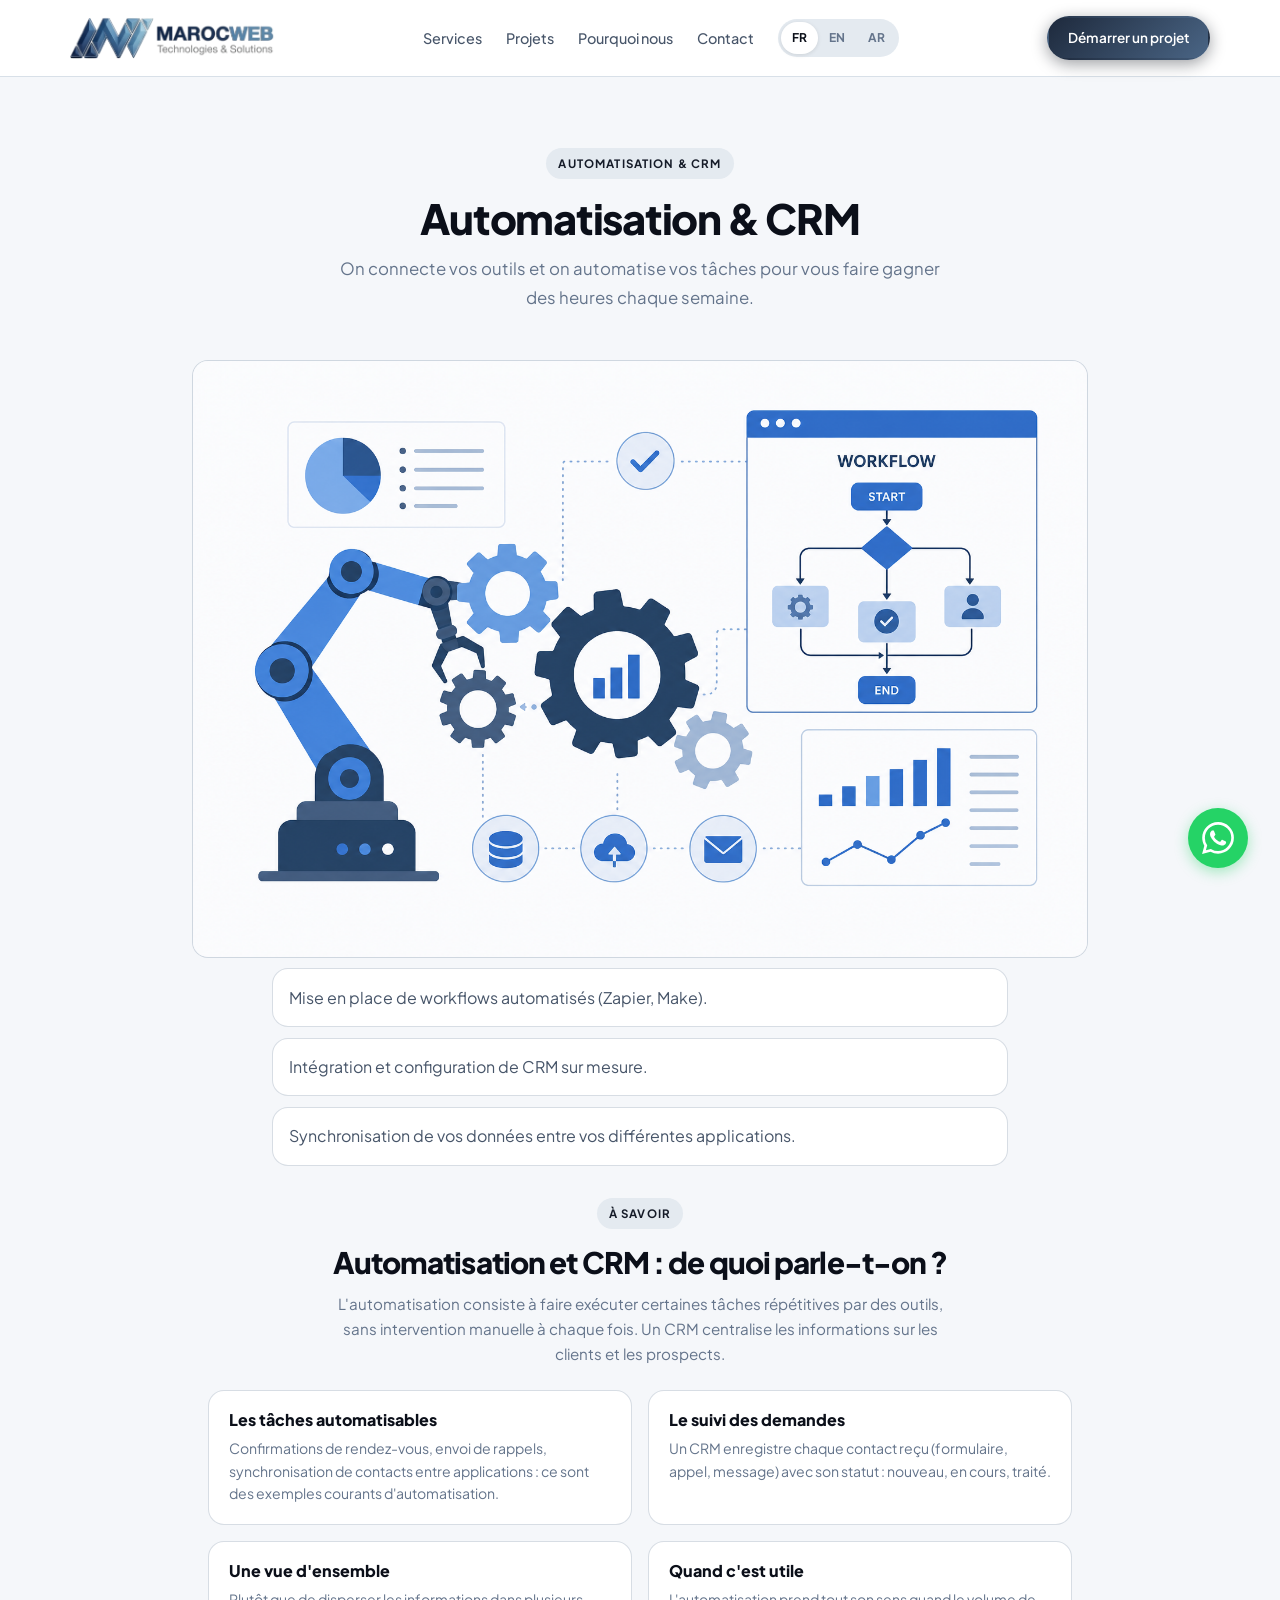
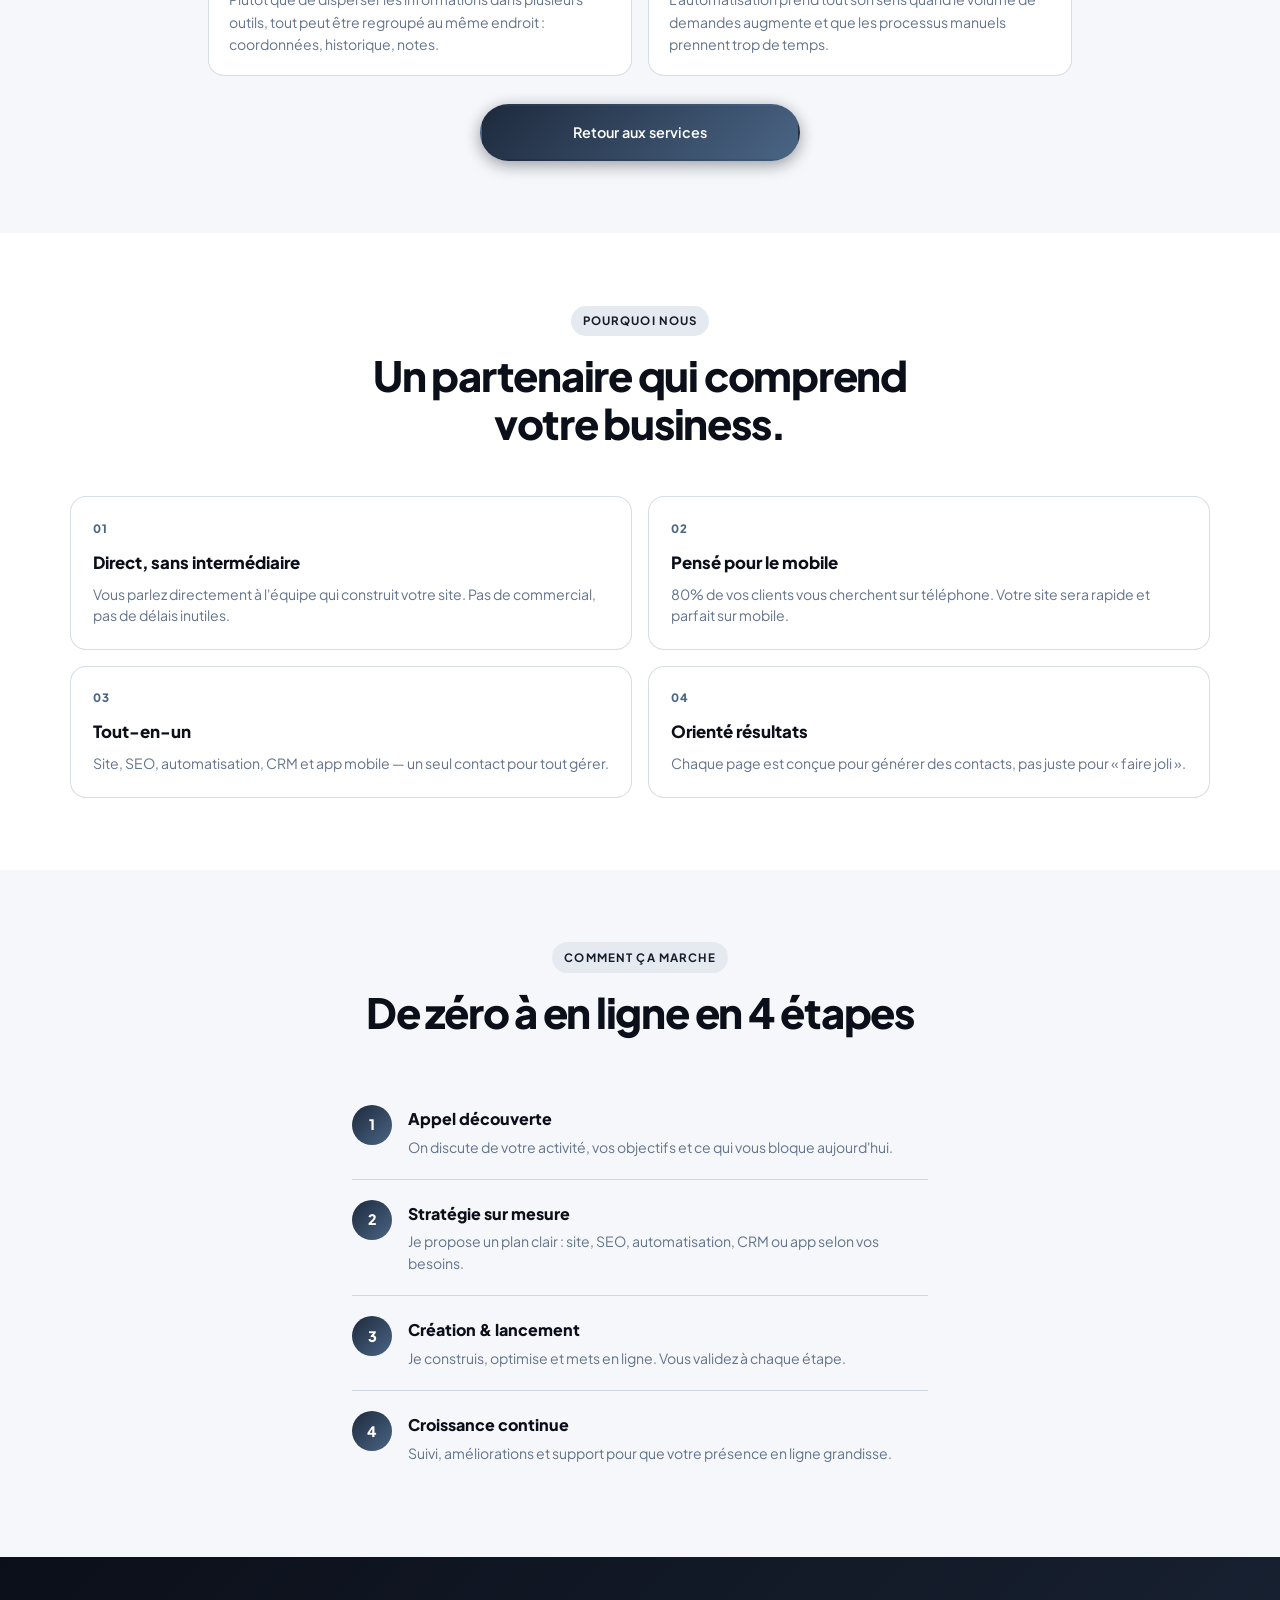
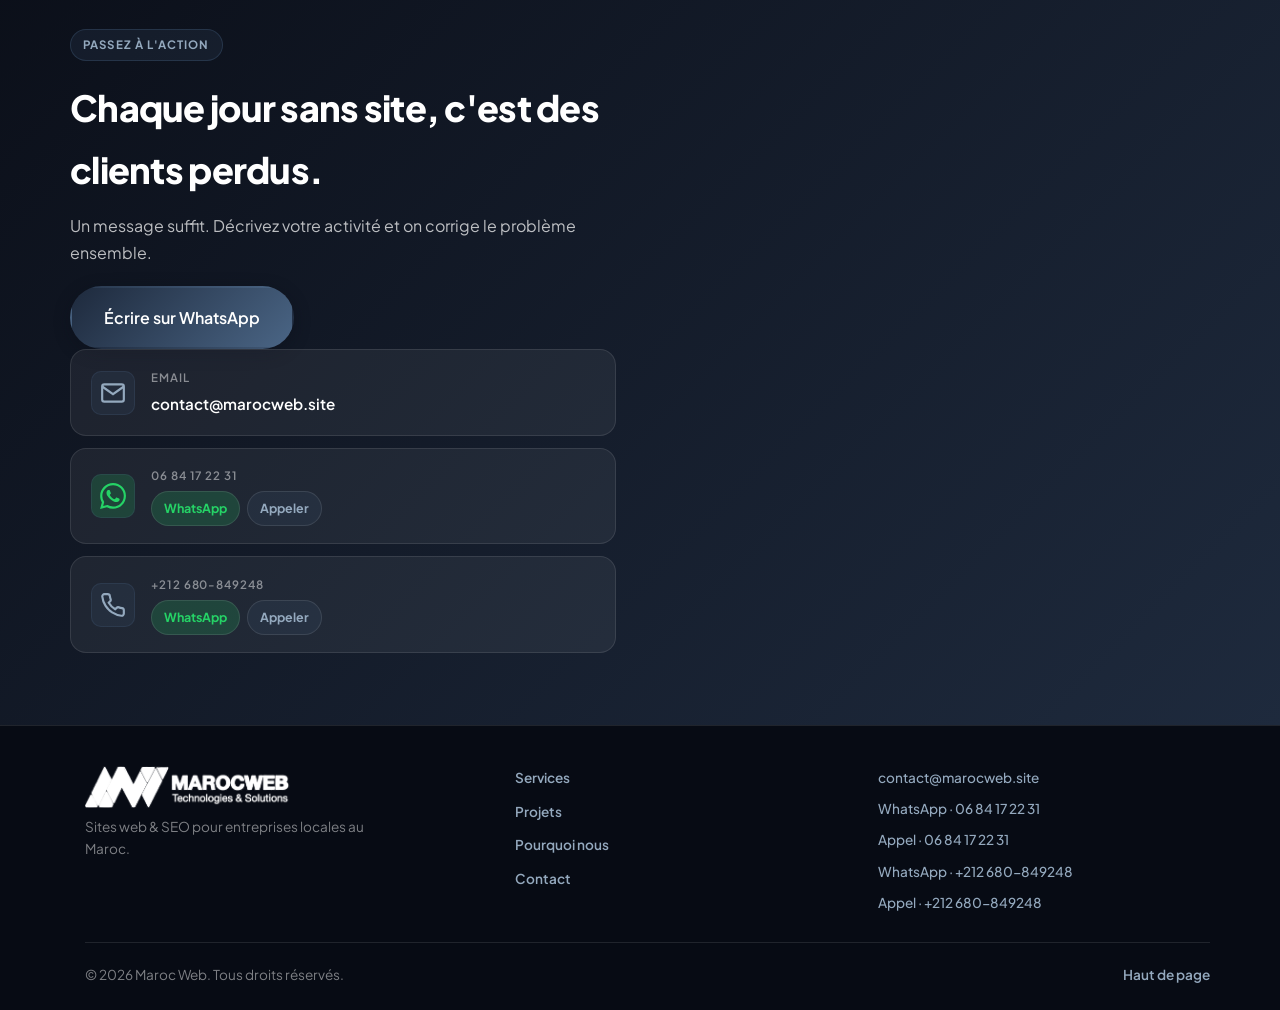
<file: automation/index.html>
<!DOCTYPE html>
<html lang="fr" dir="ltr">
<head>
  <meta charset="UTF-8" />
  <meta name="viewport" content="width=device-width, initial-scale=1.0" />
  <meta name="description" content="Sites web, SEO, automatisation, CRM et applications mobiles pour entreprises locales au Maroc." id="metaDesc" />
  <title>Maroc Web — Sites web & marketing digital</title>
  <link rel="preconnect" href="https://fonts.googleapis.com" />
  <link rel="preconnect" href="https://fonts.gstatic.com" crossorigin />
  <link href="https://fonts.googleapis.com/css2?family=Plus+Jakarta+Sans:wght@400;500;600;700;800&family=Cairo:wght@400;600;700;800&display=swap" rel="stylesheet" />
  <link rel="icon" href="../assets/logo-maroc-web.webp" type="image/webp" />
  <link rel="icon" href="../assets/logo-maroc-web.png" type="image/png" />
  <link rel="apple-touch-icon" href="../assets/logo-maroc-web.png" />
  <link rel="stylesheet" href="../css/style.css?v=20260712l" />
  <script>
    (function () {
      var supported = { fr: 1, en: 1, ar: 1 };
      var lang = localStorage.getItem('maroc-web-lang') || 'fr';
      if (!supported[lang]) lang = 'fr';
      document.documentElement.lang = lang;
      document.documentElement.dir = lang === 'ar' ? 'rtl' : 'ltr';
    })();
  </script>
</head>
<body>

  <header class="header scrolled" id="header">
    <div class="container header-row">
      <a href="../index.html#top" class="brand">
        <picture class="brand-logo-wrap">
          <img src="../assets/logo-color.png" alt="Maroc Web" class="brand-logo" />
        </picture>
      </a>
      <nav class="nav" id="nav">
        <a href="../index.html#services" data-i18n="nav_services">Services</a>
        <a href="../index.html#work" data-i18n="nav_work">Projets</a>
        <a href="../index.html#why" data-i18n="nav_why">Pourquoi nous</a>
        <a href="../index.html#contact" data-i18n="nav_contact">Contact</a>
        <div class="lang-switch" role="group" aria-label="Language">
          <button type="button" class="lang-btn active" data-lang="fr" aria-pressed="true">FR</button>
          <button type="button" class="lang-btn" data-lang="en" aria-pressed="false">EN</button>
          <button type="button" class="lang-btn" data-lang="ar" aria-pressed="false">AR</button>
        </div>
      </nav>
      <div class="header-actions">
        <a href="../index.html#contact" class="btn btn-sm btn-accent header-cta" data-i18n="nav_cta">Démarrer un projet</a>
        <button class="burger" id="burger" aria-label="Menu" aria-expanded="false">
          <span></span><span></span><span></span>
        </button>
      </div>
    </div>
  </header>

  <div class="mobile-nav-overlay" id="mobileNavOverlay"></div>

  <main>
    <section class="section section-gray" id="service-detail">
      <div class="container">
        <header class="section-header center reveal">
          <span class="tag" data-i18n="svc6_title">Automatisation & CRM</span>
          <h2 data-i18n="service_automation_title">Automatisation & CRM</h2>
          <p data-i18n="service_automation_desc">On connecte vos outils et on automatise vos tâches pour vous faire gagner des heures chaque semaine.</p>
        </header>

        <div class="service-detail-media reveal">
          <img src="../assets/automation-hero.png" alt="Visuels de nos services" loading="lazy" />
        </div>

        <ul class="service-details-list">
          <li data-i18n="service_automation_p1">Mise en place de workflows automatisés (Zapier, Make).</li>
          <li data-i18n="service_automation_p2">Intégration et configuration de CRM sur mesure.</li>
          <li data-i18n="service_automation_p3">Synchronisation de vos données entre vos différentes applications.</li>
        </ul>

        <section class="service-benefits reveal" aria-labelledby="service-benefits-title-auto">
          <header class="service-benefits-header">
            <span class="tag" data-i18n="service_auto_why_label">À savoir</span>
            <h3 id="service-benefits-title-auto" data-i18n="service_auto_why_title">Automatisation et CRM : de quoi parle-t-on ?</h3>
            <p data-i18n="service_auto_why_desc">L'automatisation consiste à faire exécuter certaines tâches répétitives par des outils, sans intervention manuelle à chaque fois. Un CRM centralise les informations sur les clients et les prospects.</p>
          </header>
          <div class="service-benefits-grid">
            <article class="service-benefit-card">
              <h4 data-i18n="service_auto_b1_title">Les tâches automatisables</h4>
              <p data-i18n="service_auto_b1_desc">Confirmations de rendez-vous, envoi de rappels, synchronisation de contacts entre applications : ce sont des exemples courants d'automatisation.</p>
            </article>
            <article class="service-benefit-card">
              <h4 data-i18n="service_auto_b2_title">Le suivi des demandes</h4>
              <p data-i18n="service_auto_b2_desc">Un CRM enregistre chaque contact reçu (formulaire, appel, message) avec son statut : nouveau, en cours, traité.</p>
            </article>
            <article class="service-benefit-card">
              <h4 data-i18n="service_auto_b3_title">Une vue d'ensemble</h4>
              <p data-i18n="service_auto_b3_desc">Plutôt que de disperser les informations dans plusieurs outils, tout peut être regroupé au même endroit : coordonnées, historique, notes.</p>
            </article>
            <article class="service-benefit-card">
              <h4 data-i18n="service_auto_b4_title">Quand c'est utile</h4>
              <p data-i18n="service_auto_b4_desc">L'automatisation prend tout son sens quand le volume de demandes augmente et que les processus manuels prennent trop de temps.</p>
            </article>
          </div>
        </section>

        <div class="services-cta-wrap reveal">
          <a href="../index.html#services" class="btn btn-accent" data-i18n="service_back_btn">Retour aux services</a>
        </div>
      </div>
    </section>

    <section class="section why-section" id="service-why">
      <div class="container">
        <header class="section-header center reveal">
          <span class="tag" data-i18n="why_label">Pourquoi nous</span>
          <h2 data-i18n="why_title">Un partenaire qui comprend votre business.</h2>
        </header>
        <div class="why-grid">
          <article class="why-card reveal">
            <span class="why-num">01</span>
            <h3 data-i18n="why1_title">Direct, sans intermédiaire</h3>
            <p data-i18n="why1_desc">Vous parlez directement à l'équipe qui construit votre site. Pas de commercial, pas de délais inutiles.</p>
          </article>
          <article class="why-card reveal">
            <span class="why-num">02</span>
            <h3 data-i18n="why2_title">Pensé pour le mobile</h3>
            <p data-i18n="why2_desc">80% de vos clients vous cherchent sur téléphone. Votre site sera rapide et parfait sur mobile.</p>
          </article>
          <article class="why-card reveal">
            <span class="why-num">03</span>
            <h3 data-i18n="why3_title">Tout-en-un</h3>
            <p data-i18n="why3_desc">Site, SEO, automatisation, CRM et app mobile — un seul contact pour tout gérer.</p>
          </article>
          <article class="why-card reveal">
            <span class="why-num">04</span>
            <h3 data-i18n="why4_title">Orienté résultats</h3>
            <p data-i18n="why4_desc">Chaque page est conçue pour générer des contacts, pas juste pour « faire joli ».</p>
          </article>
        </div>
      </div>
    </section>

    <section class="section section-gray process-section" id="service-process">
      <div class="container">
        <header class="section-header center reveal">
          <span class="tag" data-i18n="process_label">Comment ça marche</span>
          <h2 data-i18n="process_title">De zéro à en ligne en 4 étapes</h2>
        </header>
        <ol class="process-steps">
          <li class="process-step reveal">
            <span class="process-step-num">1</span>
            <div>
              <h3 data-i18n="process1_title">Appel découverte</h3>
              <p data-i18n="process1_desc">On discute de votre activité, vos objectifs et ce qui vous bloque aujourd'hui.</p>
            </div>
          </li>
          <li class="process-step reveal">
            <span class="process-step-num">2</span>
            <div>
              <h3 data-i18n="process2_title">Stratégie sur mesure</h3>
              <p data-i18n="process2_desc">Je propose un plan clair : site, SEO, automatisation, CRM ou app selon vos besoins.</p>
            </div>
          </li>
          <li class="process-step reveal">
            <span class="process-step-num">3</span>
            <div>
              <h3 data-i18n="process3_title">Création & lancement</h3>
              <p data-i18n="process3_desc">Je construis, optimise et mets en ligne. Vous validez à chaque étape.</p>
            </div>
          </li>
          <li class="process-step reveal">
            <span class="process-step-num">4</span>
            <div>
              <h3 data-i18n="process4_title">Croissance continue</h3>
              <p data-i18n="process4_desc">Suivi, améliorations et support pour que votre présence en ligne grandisse.</p>
            </div>
          </li>
        </ol>
      </div>
    </section>

    <section class="section contact" id="service-cta">
      <div class="container contact-grid">
        <div class="contact-info reveal">
          <span class="tag tag-light" data-i18n="cta_label">Passez à l'action</span>
          <h2 data-i18n="cta_title">Chaque jour sans site, c'est des clients perdus.</h2>
          <p data-i18n="cta_desc">Un message suffit. Décrivez votre activité et on corrige le problème ensemble.</p>
          <a href="https://wa.me/212684172231" class="btn btn-accent btn-lg" target="_blank" rel="noopener" data-i18n="cta_btn">Message sur WhatsApp</a>
          <div class="channels">
            <a href="mailto:contact@marocweb.site" class="channel">
              <span class="channel-icon">
                <svg width="20" height="20" viewBox="0 0 24 24" fill="none" stroke="currentColor" stroke-width="2"><path d="M4 4h16c1.1 0 2 .9 2 2v12c0 1.1-.9 2-2 2H4c-1.1 0-2-.9-2-2V6c0-1.1.9-2 2-2z"/><path d="M22 6l-10 7L2 6"/></svg>
              </span>
              <div>
                <span class="channel-label" data-i18n="ch_email">Email</span>
                <span class="channel-val">contact@marocweb.site</span>
              </div>
            </a>
            <div class="channel phone-channel">
              <span class="channel-icon channel-icon--wa">
                <svg width="20" height="20" viewBox="0 0 24 24" fill="currentColor"><path d="M17.472 14.382c-.297-.149-1.758-.867-2.03-.967-.273-.099-.471-.148-.67.15-.197.297-.767.966-.94 1.164-.173.199-.347.223-.644.075-.297-.15-1.255-.463-2.39-1.475-.883-.788-1.48-1.761-1.653-2.059-.173-.297-.018-.458.13-.606.134-.133.298-.347.446-.52.149-.174.198-.298.298-.497.099-.198.05-.371-.025-.52-.075-.149-.669-1.612-.916-2.207-.242-.579-.487-.5-.669-.51-.173-.008-.371-.01-.57-.01-.198 0-.52.074-.792.372-.272.297-1.04 1.016-1.04 2.479 0 1.462 1.065 2.875 1.213 3.074.149.198 2.096 3.2 5.077 4.487.709.306 1.262.489 1.694.625.712.227 1.36.195 1.871.118.571-.085 1.758-.719 2.006-1.413.248-.694.248-1.289.173-1.413-.074-.124-.272-.198-.57-.347m-5.421 7.403h-.004a9.87 9.87 0 01-5.031-1.378l-.361-.214-3.741.982.998-3.648-.235-.374a9.86 9.86 0 01-1.51-5.26c.001-5.45 4.436-9.884 9.888-9.884 2.64 0 5.122 1.03 6.988 2.898a9.825 9.825 0 012.893 6.994c-.003 5.45-4.435 9.884-9.885 9.884m8.413-18.297A11.815 11.815 0 0012.05 0C5.495 0 .16 5.335.157 11.892c0 2.096.547 4.142 1.588 5.945L.057 24l6.305-1.654a11.882 11.882 0 005.683 1.448h.005c6.554 0 11.89-5.335 11.893-11.893a11.821 11.821 0 00-3.48-8.413z"/></svg>
              </span>
              <div>
                <span class="channel-label" data-i18n="ch_phone1_label">06 84 17 22 31</span>
                <div class="phone-actions">
                  <a href="https://wa.me/212684172231" class="phone-action phone-action--wa" target="_blank" rel="noopener" data-i18n="phone_wa">WhatsApp</a>
                  <a href="tel:+212684172231" class="phone-action phone-action--call" data-i18n="phone_call">Appeler</a>
                </div>
              </div>
            </div>
            <div class="channel phone-channel">
              <span class="channel-icon">
                <svg width="20" height="20" viewBox="0 0 24 24" fill="none" stroke="currentColor" stroke-width="2"><path d="M22 16.92v3a2 2 0 0 1-2.18 2 19.79 19.79 0 0 1-8.63-3.07 19.5 19.5 0 0 1-6-6 19.79 19.79 0 0 1-3.07-8.67A2 2 0 0 1 4.11 2h3a2 2 0 0 1 2 1.72 12.84 12.84 0 0 0 .7 2.81 2 2 0 0 1-.45 2.11L8.09 9.91a16 16 0 0 0 6 6l1.27-1.27a2 2 0 0 1 2.11-.45 12.84 12.84 0 0 0 2.81.7A2 2 0 0 1 22 16.92z"/></svg>
              </span>
              <div>
                <span class="channel-label" data-i18n="ch_phone2_label">+212 680-849248</span>
                <div class="phone-actions">
                  <a href="https://wa.me/212680849248" class="phone-action phone-action--wa" target="_blank" rel="noopener" data-i18n="phone_wa">WhatsApp</a>
                  <a href="tel:+212680849248" class="phone-action phone-action--call" data-i18n="phone_call">Appeler</a>
                </div>
              </div>
            </div>
          </div>
        </div>
      </div>
    </section>
  </main>

  <footer class="footer">
    <div class="container footer-inner">
      <div class="footer-main">
        <div class="footer-brand">
          <a href="../index.html#top" class="brand">
            <picture class="brand-logo-wrap">
          <img src="../assets/logo-white.png" alt="Maroc Web" class="brand-logo" />
        </picture>
          </a>
          <p data-i18n="footer_tagline">Sites web & SEO pour entreprises locales au Maroc.</p>
        </div>
        <nav class="footer-nav" aria-label="Footer">
          <a href="../index.html#services" data-i18n="nav_services">Services</a>
          <a href="../index.html#work" data-i18n="nav_work">Projets</a>
          <a href="../index.html#why" data-i18n="nav_why">Pourquoi nous</a>
          <a href="../index.html#contact" data-i18n="nav_contact">Contact</a>
        </nav>
        <div class="footer-contact">
          <a href="mailto:contact@marocweb.site" data-i18n="footer_email">contact@marocweb.site</a>
          <a href="https://wa.me/212684172231" target="_blank" rel="noopener" data-i18n="footer_wa1">WhatsApp · 06 84 17 22 31</a>
          <a href="tel:+212684172231" data-i18n="footer_call1">Appel · 06 84 17 22 31</a>
          <a href="https://wa.me/212680849248" target="_blank" rel="noopener" data-i18n="footer_wa2">WhatsApp · +212 680-849248</a>
          <a href="tel:+212680849248" data-i18n="footer_call2">Appel · +212 680-849248</a>
        </div>
      </div>
      <div class="footer-bottom">
        <p>&copy; <span id="year"></span> <span data-i18n="footer_copy">Maroc Web</span>. <span data-i18n="footer_rights">Tous droits réservés.</span></p>
        <a href="../index.html#top" class="footer-top" id="backTop" data-i18n="footer_top">Haut de page</a>
      </div>
    </div>
  </footer>

  <a href="https://wa.me/212684172231" class="floating-wa" target="_blank" rel="noopener" aria-label="Contact on WhatsApp">
    <svg width="32" height="32" viewBox="0 0 24 24" fill="currentColor"><path d="M17.472 14.382c-.297-.149-1.758-.867-2.03-.967-.273-.099-.471-.148-.67.15-.197.297-.767.966-.94 1.164-.173.199-.347.223-.644.075-.297-.15-1.255-.463-2.39-1.475-.883-.788-1.48-1.761-1.653-2.059-.173-.297-.018-.458.13-.606.134-.133.298-.347.446-.52.149-.174.198-.298.298-.497.099-.198.05-.371-.025-.52-.075-.149-.669-1.612-.916-2.207-.242-.579-.487-.5-.669-.51-.173-.008-.371-.01-.57-.01-.198 0-.52.074-.792.372-.272.297-1.04 1.016-1.04 2.479 0 1.462 1.065 2.875 1.213 3.074.149.198 2.096 3.2 5.077 4.487.709.306 1.262.489 1.694.625.712.227 1.36.195 1.871.118.571-.085 1.758-.719 2.006-1.413.248-.694.248-1.289.173-1.413-.074-.124-.272-.198-.57-.347m-5.421 7.403h-.004a9.87 9.87 0 01-5.031-1.378l-.361-.214-3.741.982.998-3.648-.235-.374a9.86 9.86 0 01-1.51-5.26c.001-5.45 4.436-9.884 9.888-9.884 2.64 0 5.122 1.03 6.988 2.898a9.825 9.825 0 012.893 6.994c-.003 5.45-4.435 9.884-9.885 9.884m8.413-18.297A11.815 11.815 0 0012.05 0C5.495 0 .16 5.335.157 11.892c0 2.096.547 4.142 1.588 5.945L.057 24l6.305-1.654a11.882 11.882 0 005.683 1.448h.005c6.554 0 11.89-5.335 11.893-11.893a11.821 11.821 0 00-3.48-8.413z"/></svg>
  </a>

  <script src="../js/i18n.js?v=20260712m"></script>
  <script src="../js/projects.js?v=20260712"></script>
  <script src="../js/main.js?v=20260712"></script>
</body>
</html>
</file>
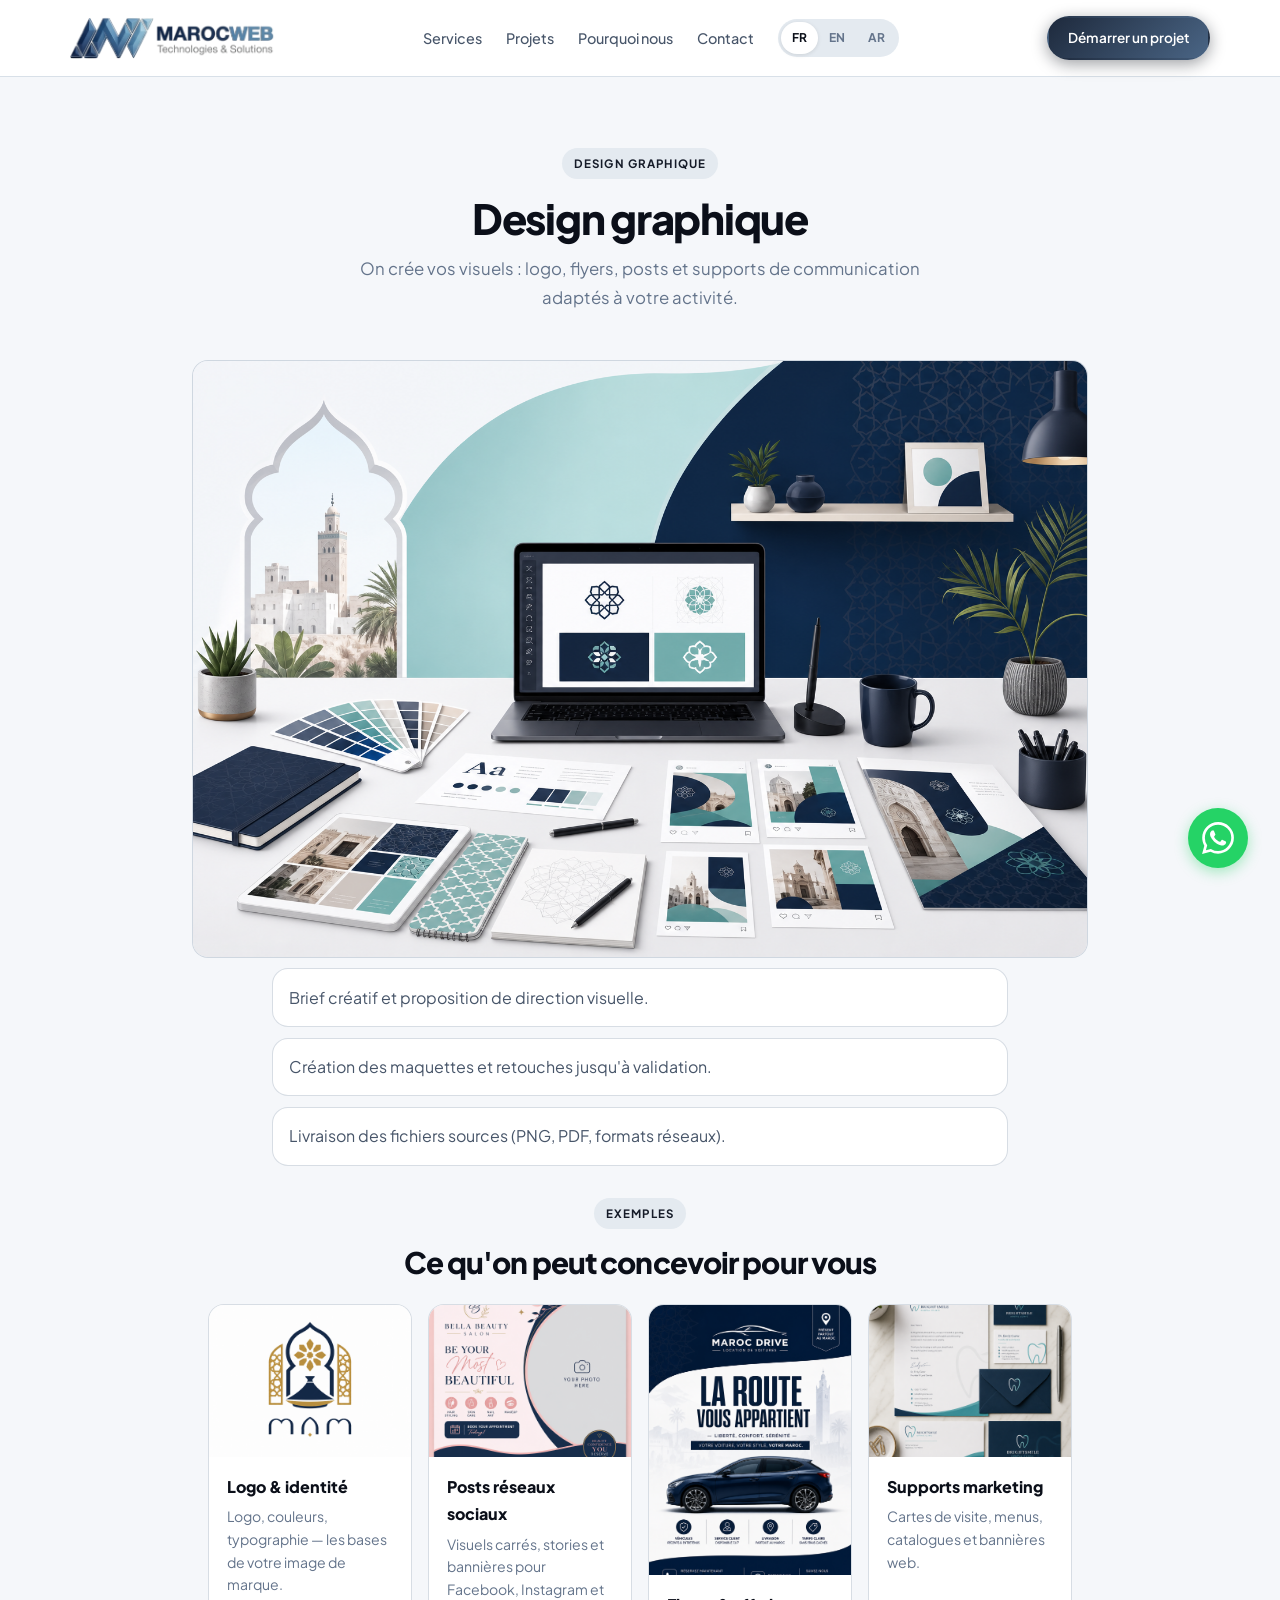
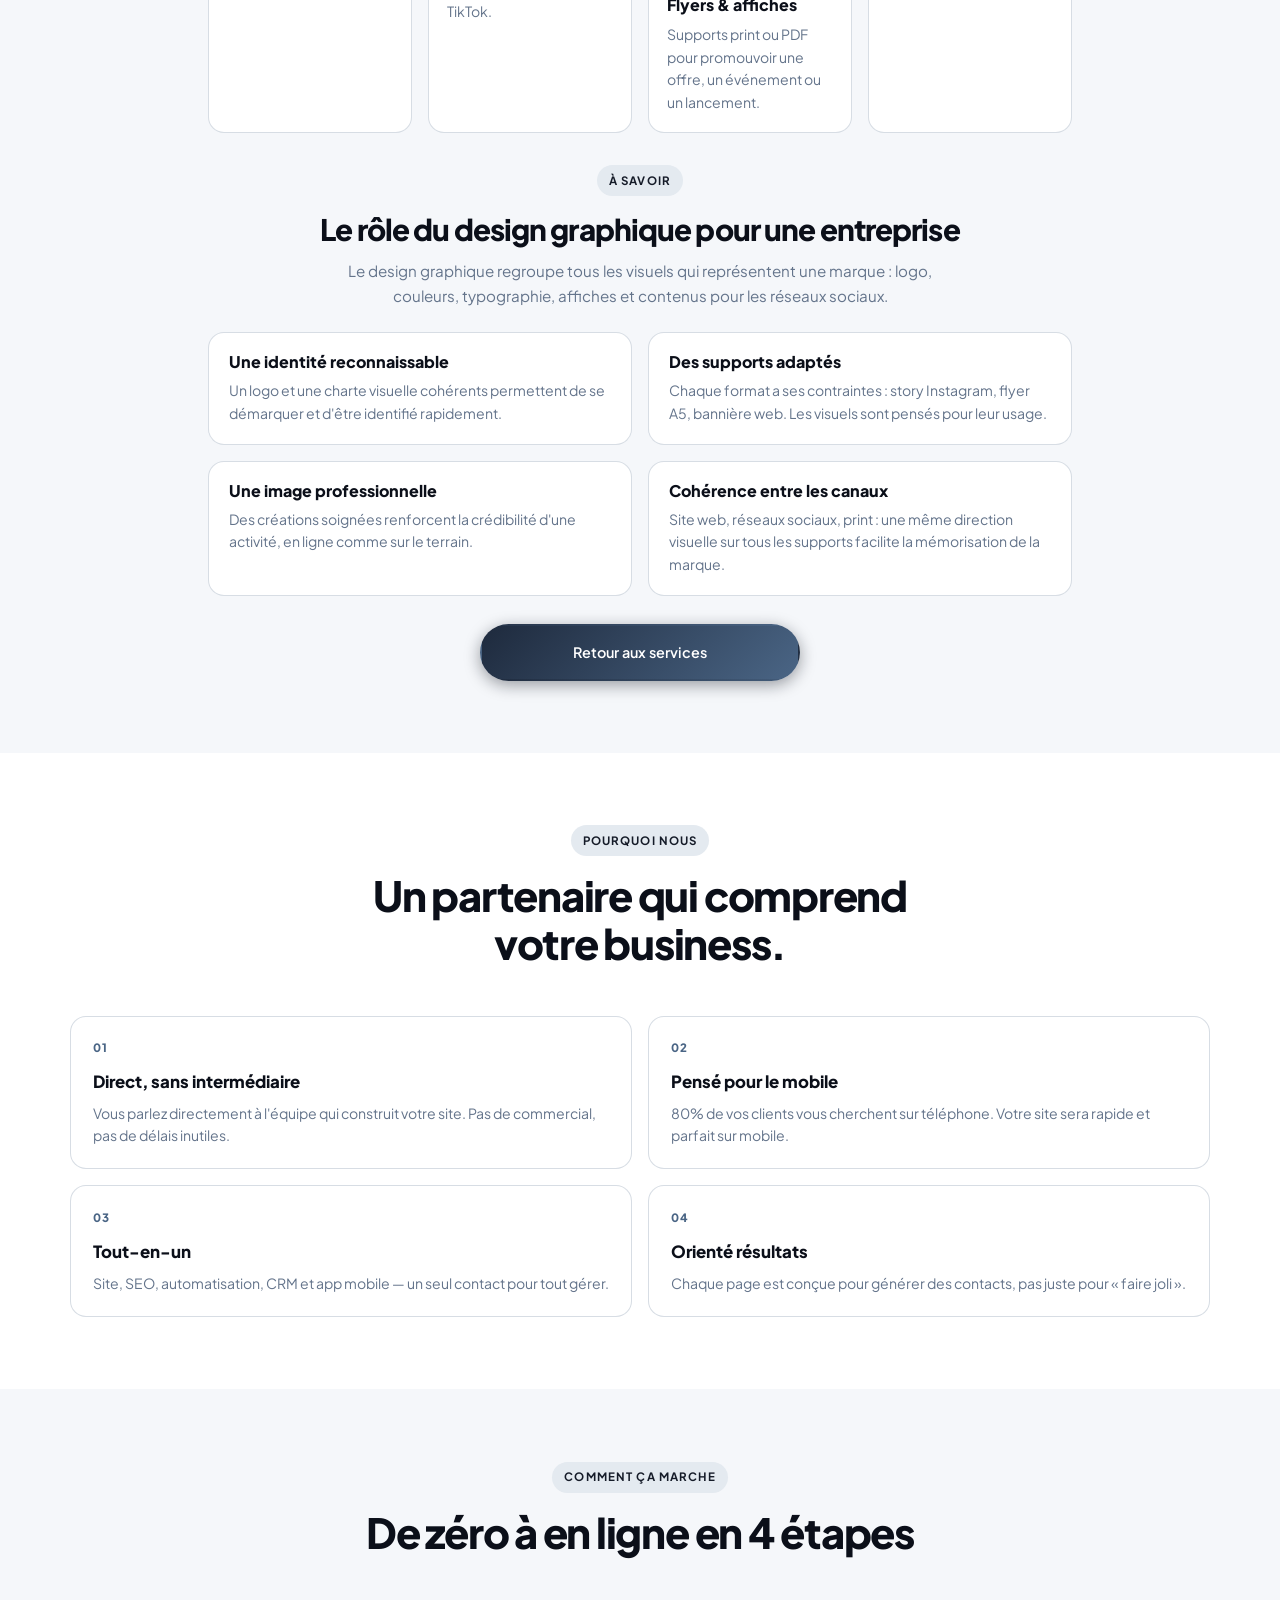
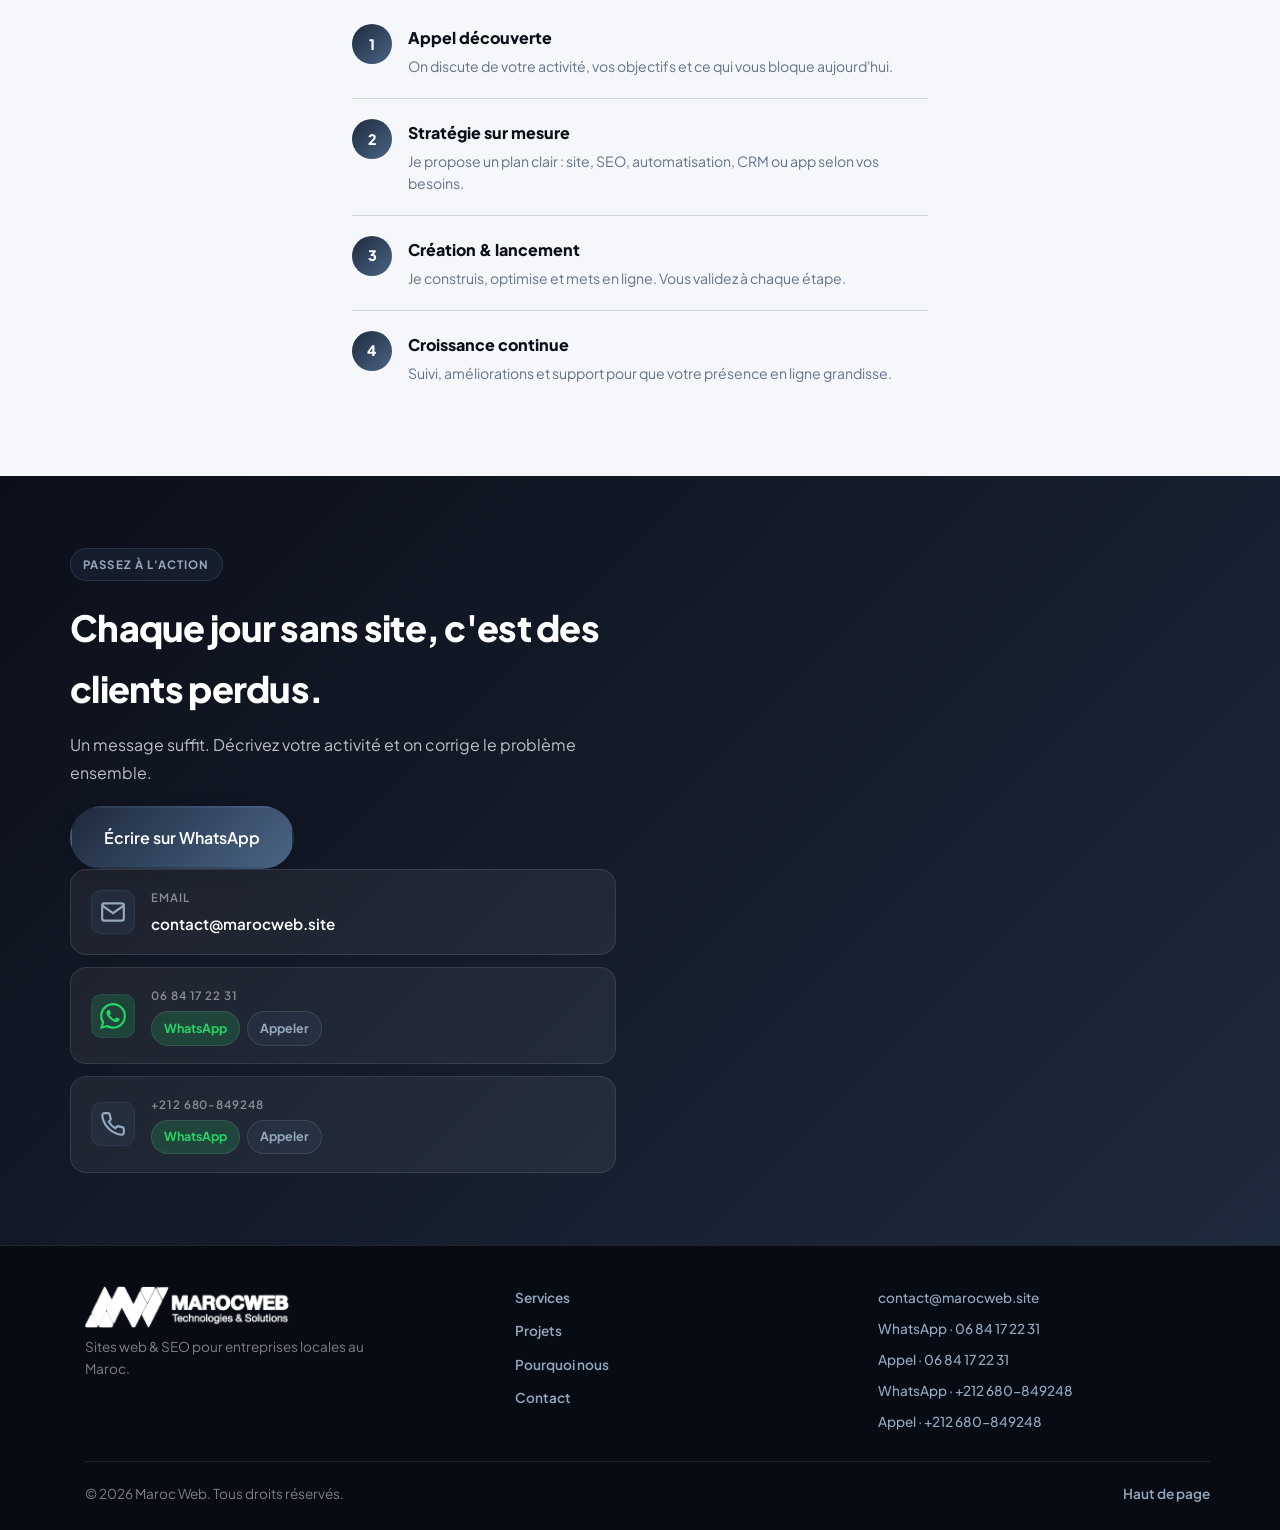
<file: graphic-design/index.html>
<!DOCTYPE html>
<html lang="fr" dir="ltr">
<head>
  <meta charset="UTF-8" />
  <meta name="viewport" content="width=device-width, initial-scale=1.0" />
  <meta name="description" content="Sites web, SEO, automatisation, CRM et applications mobiles pour entreprises locales au Maroc." id="metaDesc" />
  <title>Maroc Web — Sites web & marketing digital</title>
  <link rel="preconnect" href="https://fonts.googleapis.com" />
  <link rel="preconnect" href="https://fonts.gstatic.com" crossorigin />
  <link href="https://fonts.googleapis.com/css2?family=Plus+Jakarta+Sans:wght@400;500;600;700;800&family=Cairo:wght@400;600;700;800&display=swap" rel="stylesheet" />
  <link rel="icon" href="../assets/logo-maroc-web.webp" type="image/webp" />
  <link rel="icon" href="../assets/logo-maroc-web.png" type="image/png" />
  <link rel="apple-touch-icon" href="../assets/logo-maroc-web.png" />
  <link rel="stylesheet" href="../css/style.css?v=20260712l" />
  <script>
    (function () {
      var supported = { fr: 1, en: 1, ar: 1 };
      var lang = localStorage.getItem('maroc-web-lang') || 'fr';
      if (!supported[lang]) lang = 'fr';
      document.documentElement.lang = lang;
      document.documentElement.dir = lang === 'ar' ? 'rtl' : 'ltr';
    })();
  </script>
</head>
<body>

  <header class="header scrolled" id="header">
    <div class="container header-row">
      <a href="../index.html#top" class="brand">
        <picture class="brand-logo-wrap">
          <img src="../assets/logo-color.png" alt="Maroc Web" class="brand-logo" />
        </picture>
      </a>
      <nav class="nav" id="nav">
        <a href="../index.html#services" data-i18n="nav_services">Services</a>
        <a href="../index.html#work" data-i18n="nav_work">Projets</a>
        <a href="../index.html#why" data-i18n="nav_why">Pourquoi nous</a>
        <a href="../index.html#contact" data-i18n="nav_contact">Contact</a>
        <div class="lang-switch" role="group" aria-label="Language">
          <button type="button" class="lang-btn active" data-lang="fr" aria-pressed="true">FR</button>
          <button type="button" class="lang-btn" data-lang="en" aria-pressed="false">EN</button>
          <button type="button" class="lang-btn" data-lang="ar" aria-pressed="false">AR</button>
        </div>
      </nav>
      <div class="header-actions">
        <a href="../index.html#contact" class="btn btn-sm btn-accent header-cta" data-i18n="nav_cta">Démarrer un projet</a>
        <button class="burger" id="burger" aria-label="Menu" aria-expanded="false">
          <span></span><span></span><span></span>
        </button>
      </div>
    </div>
  </header>

  <div class="mobile-nav-overlay" id="mobileNavOverlay"></div>

  <main>
    <section class="section section-gray" id="service-detail">
      <div class="container">
        <header class="section-header center reveal">
          <span class="tag" data-i18n="svc5_title">Design graphique</span>
          <h2 data-i18n="service_graphic_design_title">Design graphique</h2>
          <p data-i18n="service_graphic_design_desc">On crée vos visuels : logo, flyers, posts et supports de communication adaptés à votre activité.</p>
        </header>

        <div class="service-detail-media reveal">
          <img src="../assets/graphic-design-hero.png" alt="Design graphique — créations visuelles" loading="lazy" />
        </div>

        <ul class="service-details-list">
          <li data-i18n="service_graphic_design_p1">Brief créatif et proposition de direction visuelle.</li>
          <li data-i18n="service_graphic_design_p2">Création des maquettes et retouches jusqu'à validation.</li>
          <li data-i18n="service_graphic_design_p3">Livraison des fichiers sources (PNG, PDF, formats réseaux).</li>
        </ul>

        <section class="design-gallery reveal" aria-labelledby="design-gallery-title">
          <header class="design-gallery-header">
            <span class="tag" data-i18n="service_graphic_gallery_label">Exemples</span>
            <h3 id="design-gallery-title" data-i18n="service_graphic_gallery_title">Ce qu'on peut concevoir pour vous</h3>
          </header>
          <div class="design-gallery-grid">
            <article class="design-gallery-card">
              <img src="../assets/design-logo.png" alt="" loading="lazy" data-i18n-alt="service_graphic_g1_title" />
              <div class="design-gallery-body">
                <h4 data-i18n="service_graphic_g1_title">Logo & identité</h4>
                <p data-i18n="service_graphic_g1_desc">Logo, couleurs, typographie — les bases de votre image de marque.</p>
              </div>
            </article>
            <article class="design-gallery-card">
              <img src="../assets/design-social.png" alt="" loading="lazy" data-i18n-alt="service_graphic_g2_title" />
              <div class="design-gallery-body">
                <h4 data-i18n="service_graphic_g2_title">Posts réseaux sociaux</h4>
                <p data-i18n="service_graphic_g2_desc">Visuels carrés, stories et bannières pour Facebook, Instagram et TikTok.</p>
              </div>
            </article>
            <article class="design-gallery-card design-gallery-card--tall">
              <img src="../assets/design-flyer.png" alt="" loading="lazy" data-i18n-alt="service_graphic_g3_title" />
              <div class="design-gallery-body">
                <h4 data-i18n="service_graphic_g3_title">Flyers & affiches</h4>
                <p data-i18n="service_graphic_g3_desc">Supports print ou PDF pour promouvoir une offre, un événement ou un lancement.</p>
              </div>
            </article>
            <article class="design-gallery-card">
              <img src="../assets/design-branding.png" alt="" loading="lazy" data-i18n-alt="service_graphic_g4_title" />
              <div class="design-gallery-body">
                <h4 data-i18n="service_graphic_g4_title">Supports marketing</h4>
                <p data-i18n="service_graphic_g4_desc">Cartes de visite, menus, catalogues et bannières web.</p>
              </div>
            </article>
          </div>
        </section>

        <section class="service-benefits reveal" aria-labelledby="service-benefits-title-graphic">
          <header class="service-benefits-header">
            <span class="tag" data-i18n="service_graphic_why_label">À savoir</span>
            <h3 id="service-benefits-title-graphic" data-i18n="service_graphic_why_title">Le rôle du design graphique pour une entreprise</h3>
            <p data-i18n="service_graphic_why_desc">Le design graphique regroupe tous les visuels qui représentent une marque : logo, couleurs, typographie, affiches et contenus pour les réseaux sociaux.</p>
          </header>
          <div class="service-benefits-grid">
            <article class="service-benefit-card">
              <h4 data-i18n="service_graphic_b1_title">Une identité reconnaissable</h4>
              <p data-i18n="service_graphic_b1_desc">Un logo et une charte visuelle cohérents permettent de se démarquer et d'être identifié rapidement.</p>
            </article>
            <article class="service-benefit-card">
              <h4 data-i18n="service_graphic_b2_title">Des supports adaptés</h4>
              <p data-i18n="service_graphic_b2_desc">Chaque format a ses contraintes : story Instagram, flyer A5, bannière web. Les visuels sont pensés pour leur usage.</p>
            </article>
            <article class="service-benefit-card">
              <h4 data-i18n="service_graphic_b3_title">Une image professionnelle</h4>
              <p data-i18n="service_graphic_b3_desc">Des créations soignées renforcent la crédibilité d'une activité, en ligne comme sur le terrain.</p>
            </article>
            <article class="service-benefit-card">
              <h4 data-i18n="service_graphic_b4_title">Cohérence entre les canaux</h4>
              <p data-i18n="service_graphic_b4_desc">Site web, réseaux sociaux, print : une même direction visuelle sur tous les supports facilite la mémorisation de la marque.</p>
            </article>
          </div>
        </section>

        <div class="services-cta-wrap reveal">
          <a href="../index.html#services" class="btn btn-accent" data-i18n="service_back_btn">Retour aux services</a>
        </div>
      </div>
    </section>

    <section class="section why-section" id="service-why">
      <div class="container">
        <header class="section-header center reveal">
          <span class="tag" data-i18n="why_label">Pourquoi nous</span>
          <h2 data-i18n="why_title">Un partenaire qui comprend votre business.</h2>
        </header>
        <div class="why-grid">
          <article class="why-card reveal">
            <span class="why-num">01</span>
            <h3 data-i18n="why1_title">Direct, sans intermédiaire</h3>
            <p data-i18n="why1_desc">Vous parlez directement à l'équipe qui construit votre site. Pas de commercial, pas de délais inutiles.</p>
          </article>
          <article class="why-card reveal">
            <span class="why-num">02</span>
            <h3 data-i18n="why2_title">Pensé pour le mobile</h3>
            <p data-i18n="why2_desc">80% de vos clients vous cherchent sur téléphone. Votre site sera rapide et parfait sur mobile.</p>
          </article>
          <article class="why-card reveal">
            <span class="why-num">03</span>
            <h3 data-i18n="why3_title">Tout-en-un</h3>
            <p data-i18n="why3_desc">Site, SEO, automatisation, CRM et app mobile — un seul contact pour tout gérer.</p>
          </article>
          <article class="why-card reveal">
            <span class="why-num">04</span>
            <h3 data-i18n="why4_title">Orienté résultats</h3>
            <p data-i18n="why4_desc">Chaque page est conçue pour générer des contacts, pas juste pour « faire joli ».</p>
          </article>
        </div>
      </div>
    </section>

    <section class="section section-gray process-section" id="service-process">
      <div class="container">
        <header class="section-header center reveal">
          <span class="tag" data-i18n="process_label">Comment ça marche</span>
          <h2 data-i18n="process_title">De zéro à en ligne en 4 étapes</h2>
        </header>
        <ol class="process-steps">
          <li class="process-step reveal">
            <span class="process-step-num">1</span>
            <div>
              <h3 data-i18n="process1_title">Appel découverte</h3>
              <p data-i18n="process1_desc">On discute de votre activité, vos objectifs et ce qui vous bloque aujourd'hui.</p>
            </div>
          </li>
          <li class="process-step reveal">
            <span class="process-step-num">2</span>
            <div>
              <h3 data-i18n="process2_title">Stratégie sur mesure</h3>
              <p data-i18n="process2_desc">Je propose un plan clair : site, SEO, automatisation, CRM ou app selon vos besoins.</p>
            </div>
          </li>
          <li class="process-step reveal">
            <span class="process-step-num">3</span>
            <div>
              <h3 data-i18n="process3_title">Création & lancement</h3>
              <p data-i18n="process3_desc">Je construis, optimise et mets en ligne. Vous validez à chaque étape.</p>
            </div>
          </li>
          <li class="process-step reveal">
            <span class="process-step-num">4</span>
            <div>
              <h3 data-i18n="process4_title">Croissance continue</h3>
              <p data-i18n="process4_desc">Suivi, améliorations et support pour que votre présence en ligne grandisse.</p>
            </div>
          </li>
        </ol>
      </div>
    </section>

    <section class="section contact" id="service-cta">
      <div class="container contact-grid">
        <div class="contact-info reveal">
          <span class="tag tag-light" data-i18n="cta_label">Passez à l'action</span>
          <h2 data-i18n="cta_title">Chaque jour sans site, c'est des clients perdus.</h2>
          <p data-i18n="cta_desc">Un message suffit. Décrivez votre activité et on corrige le problème ensemble.</p>
          <a href="https://wa.me/212684172231" class="btn btn-accent btn-lg" target="_blank" rel="noopener" data-i18n="cta_btn">Message sur WhatsApp</a>
          <div class="channels">
            <a href="mailto:contact@marocweb.site" class="channel">
              <span class="channel-icon">
                <svg width="20" height="20" viewBox="0 0 24 24" fill="none" stroke="currentColor" stroke-width="2"><path d="M4 4h16c1.1 0 2 .9 2 2v12c0 1.1-.9 2-2 2H4c-1.1 0-2-.9-2-2V6c0-1.1.9-2 2-2z"/><path d="M22 6l-10 7L2 6"/></svg>
              </span>
              <div>
                <span class="channel-label" data-i18n="ch_email">Email</span>
                <span class="channel-val">contact@marocweb.site</span>
              </div>
            </a>
            <div class="channel phone-channel">
              <span class="channel-icon channel-icon--wa">
                <svg width="20" height="20" viewBox="0 0 24 24" fill="currentColor"><path d="M17.472 14.382c-.297-.149-1.758-.867-2.03-.967-.273-.099-.471-.148-.67.15-.197.297-.767.966-.94 1.164-.173.199-.347.223-.644.075-.297-.15-1.255-.463-2.39-1.475-.883-.788-1.48-1.761-1.653-2.059-.173-.297-.018-.458.13-.606.134-.133.298-.347.446-.52.149-.174.198-.298.298-.497.099-.198.05-.371-.025-.52-.075-.149-.669-1.612-.916-2.207-.242-.579-.487-.5-.669-.51-.173-.008-.371-.01-.57-.01-.198 0-.52.074-.792.372-.272.297-1.04 1.016-1.04 2.479 0 1.462 1.065 2.875 1.213 3.074.149.198 2.096 3.2 5.077 4.487.709.306 1.262.489 1.694.625.712.227 1.36.195 1.871.118.571-.085 1.758-.719 2.006-1.413.248-.694.248-1.289.173-1.413-.074-.124-.272-.198-.57-.347m-5.421 7.403h-.004a9.87 9.87 0 01-5.031-1.378l-.361-.214-3.741.982.998-3.648-.235-.374a9.86 9.86 0 01-1.51-5.26c.001-5.45 4.436-9.884 9.888-9.884 2.64 0 5.122 1.03 6.988 2.898a9.825 9.825 0 012.893 6.994c-.003 5.45-4.435 9.884-9.885 9.884m8.413-18.297A11.815 11.815 0 0012.05 0C5.495 0 .16 5.335.157 11.892c0 2.096.547 4.142 1.588 5.945L.057 24l6.305-1.654a11.882 11.882 0 005.683 1.448h.005c6.554 0 11.89-5.335 11.893-11.893a11.821 11.821 0 00-3.48-8.413z"/></svg>
              </span>
              <div>
                <span class="channel-label" data-i18n="ch_phone1_label">06 84 17 22 31</span>
                <div class="phone-actions">
                  <a href="https://wa.me/212684172231" class="phone-action phone-action--wa" target="_blank" rel="noopener" data-i18n="phone_wa">WhatsApp</a>
                  <a href="tel:+212684172231" class="phone-action phone-action--call" data-i18n="phone_call">Appeler</a>
                </div>
              </div>
            </div>
            <div class="channel phone-channel">
              <span class="channel-icon">
                <svg width="20" height="20" viewBox="0 0 24 24" fill="none" stroke="currentColor" stroke-width="2"><path d="M22 16.92v3a2 2 0 0 1-2.18 2 19.79 19.79 0 0 1-8.63-3.07 19.5 19.5 0 0 1-6-6 19.79 19.79 0 0 1-3.07-8.67A2 2 0 0 1 4.11 2h3a2 2 0 0 1 2 1.72 12.84 12.84 0 0 0 .7 2.81 2 2 0 0 1-.45 2.11L8.09 9.91a16 16 0 0 0 6 6l1.27-1.27a2 2 0 0 1 2.11-.45 12.84 12.84 0 0 0 2.81.7A2 2 0 0 1 22 16.92z"/></svg>
              </span>
              <div>
                <span class="channel-label" data-i18n="ch_phone2_label">+212 680-849248</span>
                <div class="phone-actions">
                  <a href="https://wa.me/212680849248" class="phone-action phone-action--wa" target="_blank" rel="noopener" data-i18n="phone_wa">WhatsApp</a>
                  <a href="tel:+212680849248" class="phone-action phone-action--call" data-i18n="phone_call">Appeler</a>
                </div>
              </div>
            </div>
          </div>
        </div>
      </div>
    </section>
  </main>

  <footer class="footer">
    <div class="container footer-inner">
      <div class="footer-main">
        <div class="footer-brand">
          <a href="../index.html#top" class="brand">
            <picture class="brand-logo-wrap">
          <img src="../assets/logo-white.png" alt="Maroc Web" class="brand-logo" />
        </picture>
          </a>
          <p data-i18n="footer_tagline">Sites web & SEO pour entreprises locales au Maroc.</p>
        </div>
        <nav class="footer-nav" aria-label="Footer">
          <a href="../index.html#services" data-i18n="nav_services">Services</a>
          <a href="../index.html#work" data-i18n="nav_work">Projets</a>
          <a href="../index.html#why" data-i18n="nav_why">Pourquoi nous</a>
          <a href="../index.html#contact" data-i18n="nav_contact">Contact</a>
        </nav>
        <div class="footer-contact">
          <a href="mailto:contact@marocweb.site" data-i18n="footer_email">contact@marocweb.site</a>
          <a href="https://wa.me/212684172231" target="_blank" rel="noopener" data-i18n="footer_wa1">WhatsApp · 06 84 17 22 31</a>
          <a href="tel:+212684172231" data-i18n="footer_call1">Appel · 06 84 17 22 31</a>
          <a href="https://wa.me/212680849248" target="_blank" rel="noopener" data-i18n="footer_wa2">WhatsApp · +212 680-849248</a>
          <a href="tel:+212680849248" data-i18n="footer_call2">Appel · +212 680-849248</a>
        </div>
      </div>
      <div class="footer-bottom">
        <p>&copy; <span id="year"></span> <span data-i18n="footer_copy">Maroc Web</span>. <span data-i18n="footer_rights">Tous droits réservés.</span></p>
        <a href="../index.html#top" class="footer-top" id="backTop" data-i18n="footer_top">Haut de page</a>
      </div>
    </div>
  </footer>

  <a href="https://wa.me/212684172231" class="floating-wa" target="_blank" rel="noopener" aria-label="Contact on WhatsApp">
    <svg width="32" height="32" viewBox="0 0 24 24" fill="currentColor"><path d="M17.472 14.382c-.297-.149-1.758-.867-2.03-.967-.273-.099-.471-.148-.67.15-.197.297-.767.966-.94 1.164-.173.199-.347.223-.644.075-.297-.15-1.255-.463-2.39-1.475-.883-.788-1.48-1.761-1.653-2.059-.173-.297-.018-.458.13-.606.134-.133.298-.347.446-.52.149-.174.198-.298.298-.497.099-.198.05-.371-.025-.52-.075-.149-.669-1.612-.916-2.207-.242-.579-.487-.5-.669-.51-.173-.008-.371-.01-.57-.01-.198 0-.52.074-.792.372-.272.297-1.04 1.016-1.04 2.479 0 1.462 1.065 2.875 1.213 3.074.149.198 2.096 3.2 5.077 4.487.709.306 1.262.489 1.694.625.712.227 1.36.195 1.871.118.571-.085 1.758-.719 2.006-1.413.248-.694.248-1.289.173-1.413-.074-.124-.272-.198-.57-.347m-5.421 7.403h-.004a9.87 9.87 0 01-5.031-1.378l-.361-.214-3.741.982.998-3.648-.235-.374a9.86 9.86 0 01-1.51-5.26c.001-5.45 4.436-9.884 9.888-9.884 2.64 0 5.122 1.03 6.988 2.898a9.825 9.825 0 012.893 6.994c-.003 5.45-4.435 9.884-9.885 9.884m8.413-18.297A11.815 11.815 0 0012.05 0C5.495 0 .16 5.335.157 11.892c0 2.096.547 4.142 1.588 5.945L.057 24l6.305-1.654a11.882 11.882 0 005.683 1.448h.005c6.554 0 11.89-5.335 11.893-11.893a11.821 11.821 0 00-3.48-8.413z"/></svg>
  </a>

  <script src="../js/i18n.js?v=20260712m"></script>
  <script src="../js/projects.js?v=20260712"></script>
  <script src="../js/main.js?v=20260712"></script>
</body>
</html>
</file>
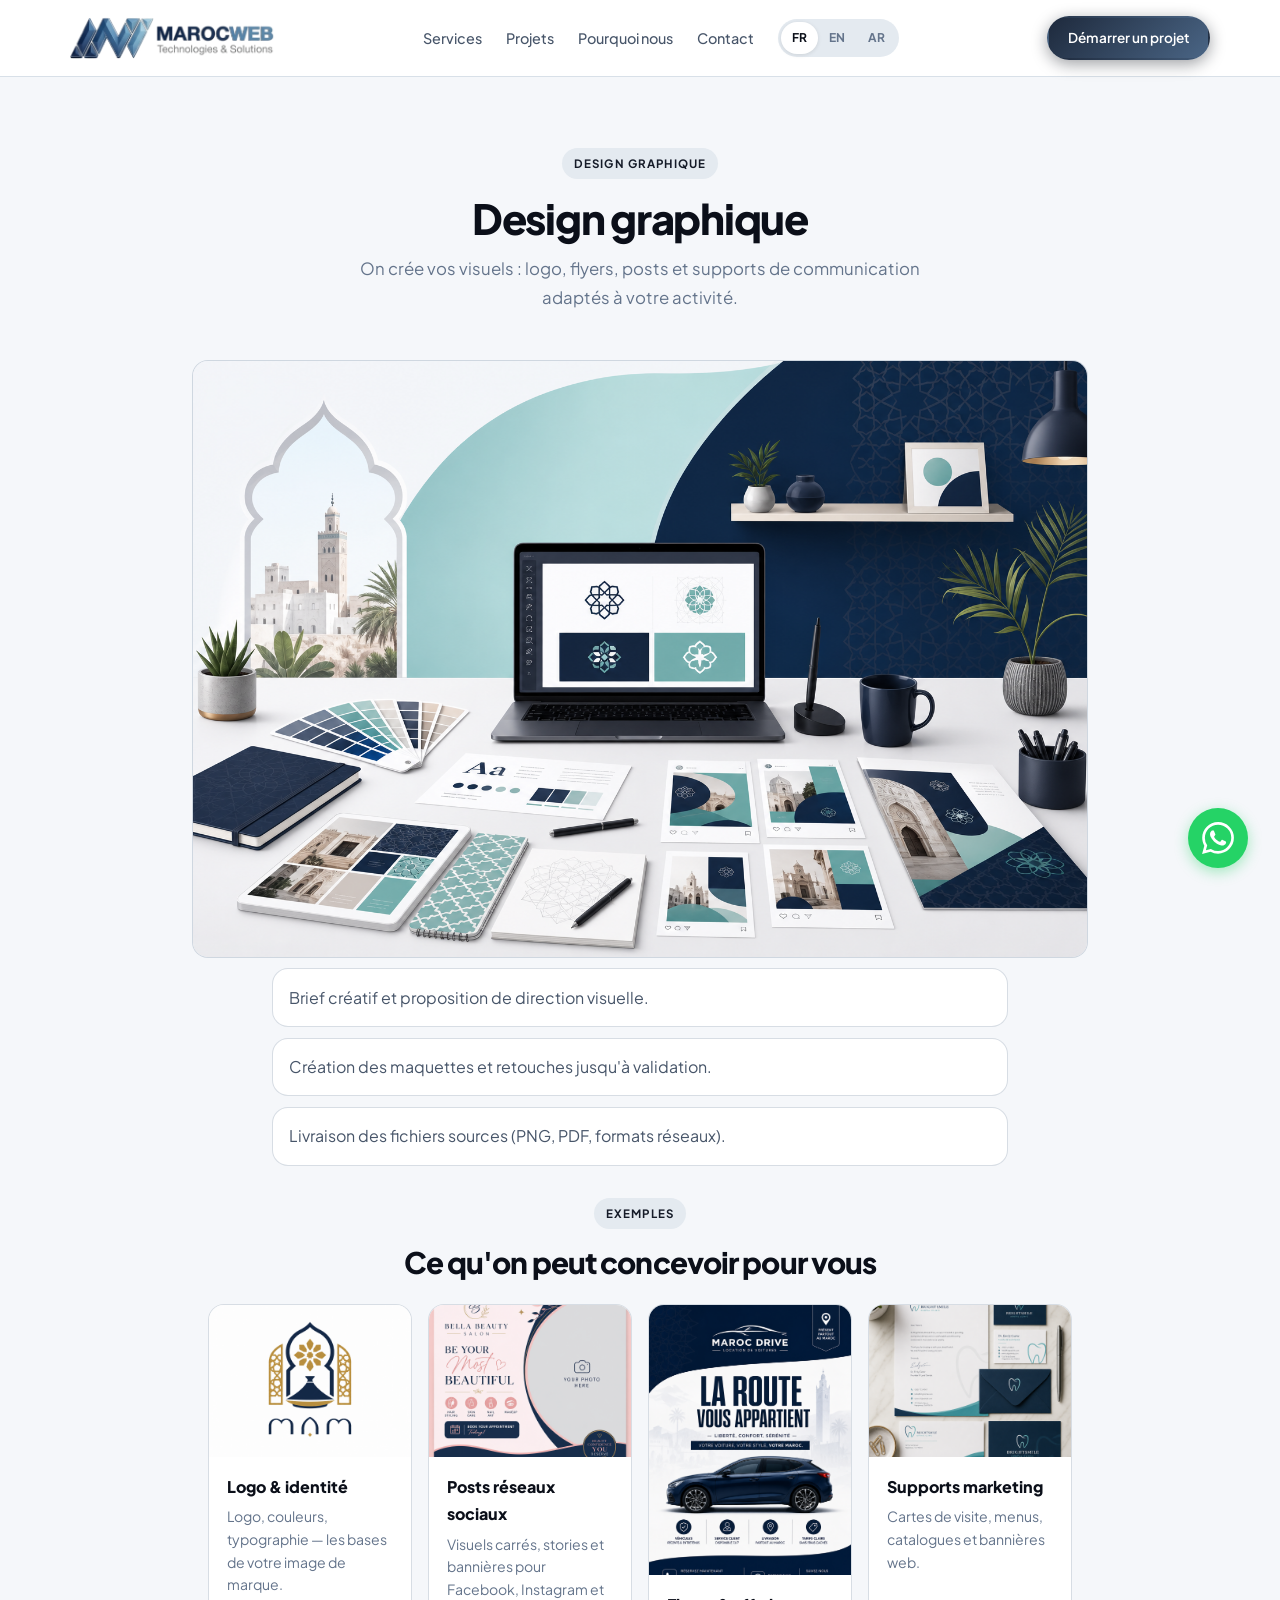
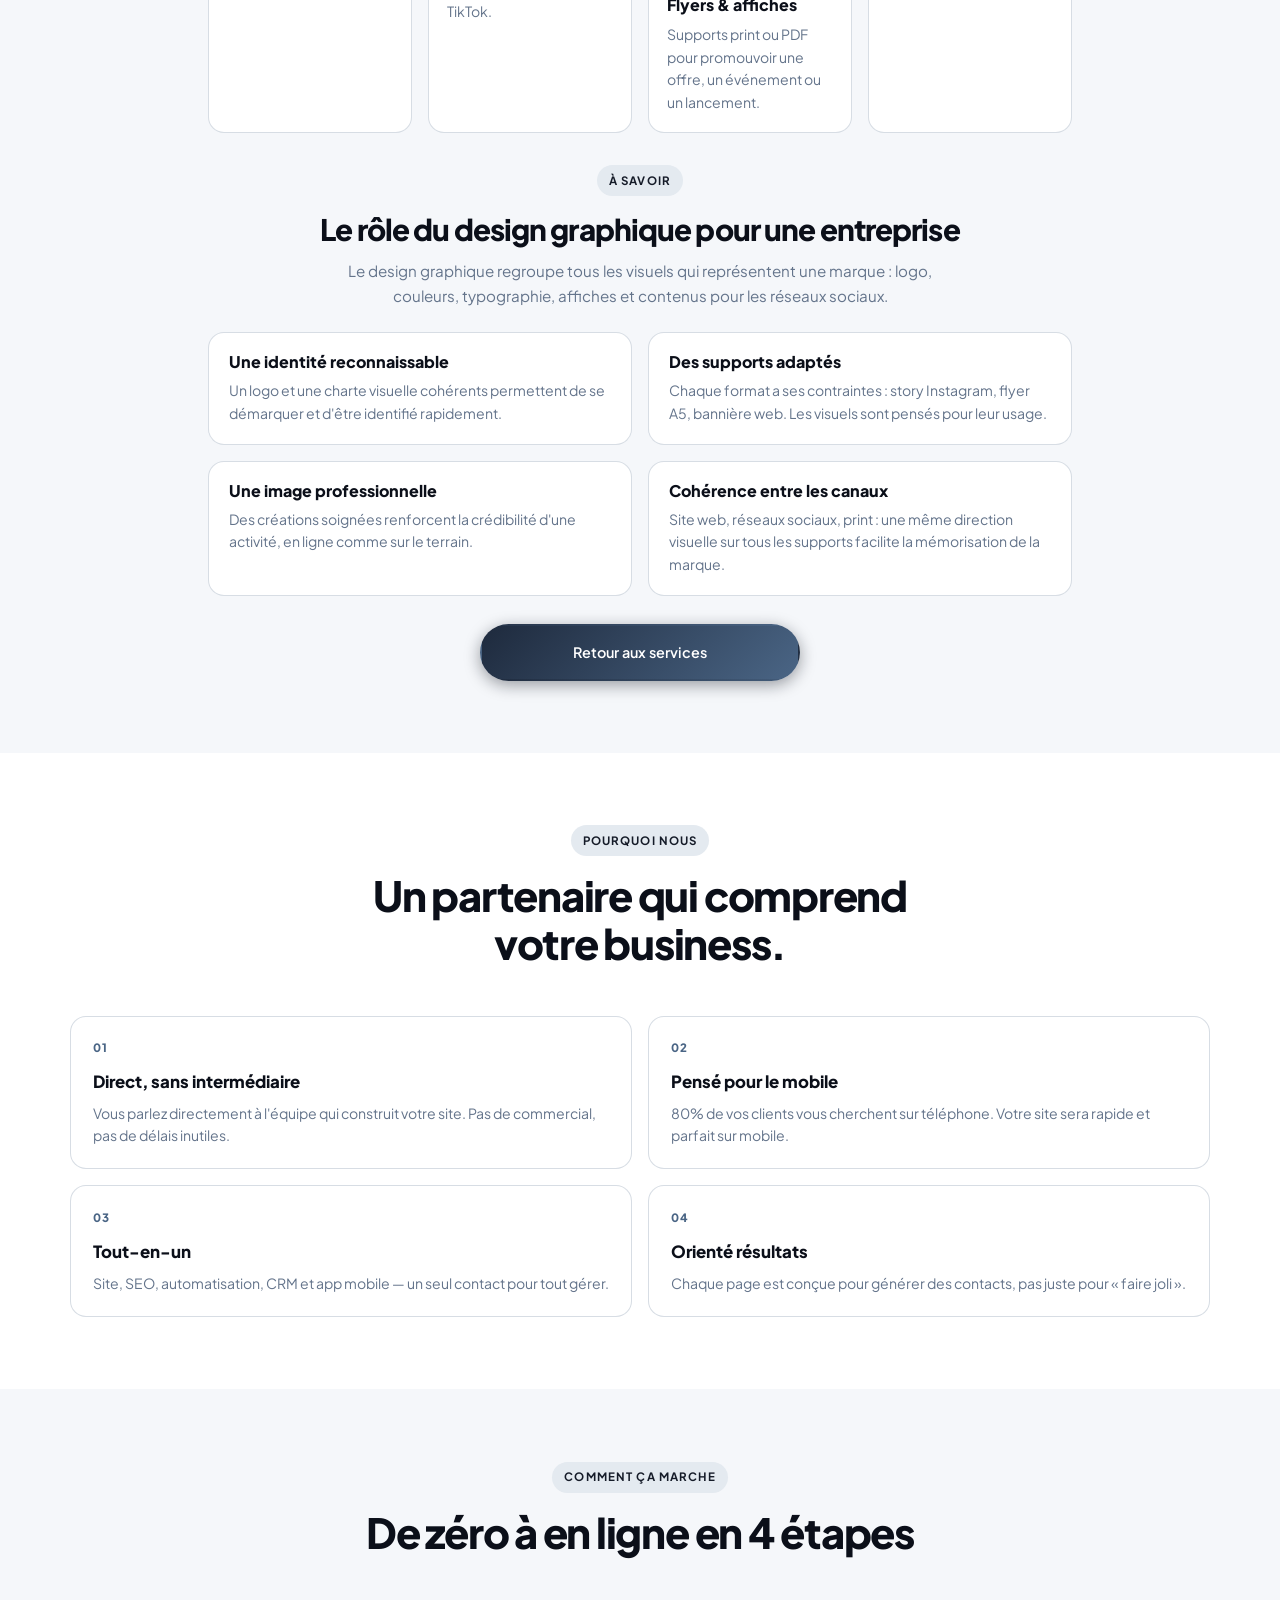
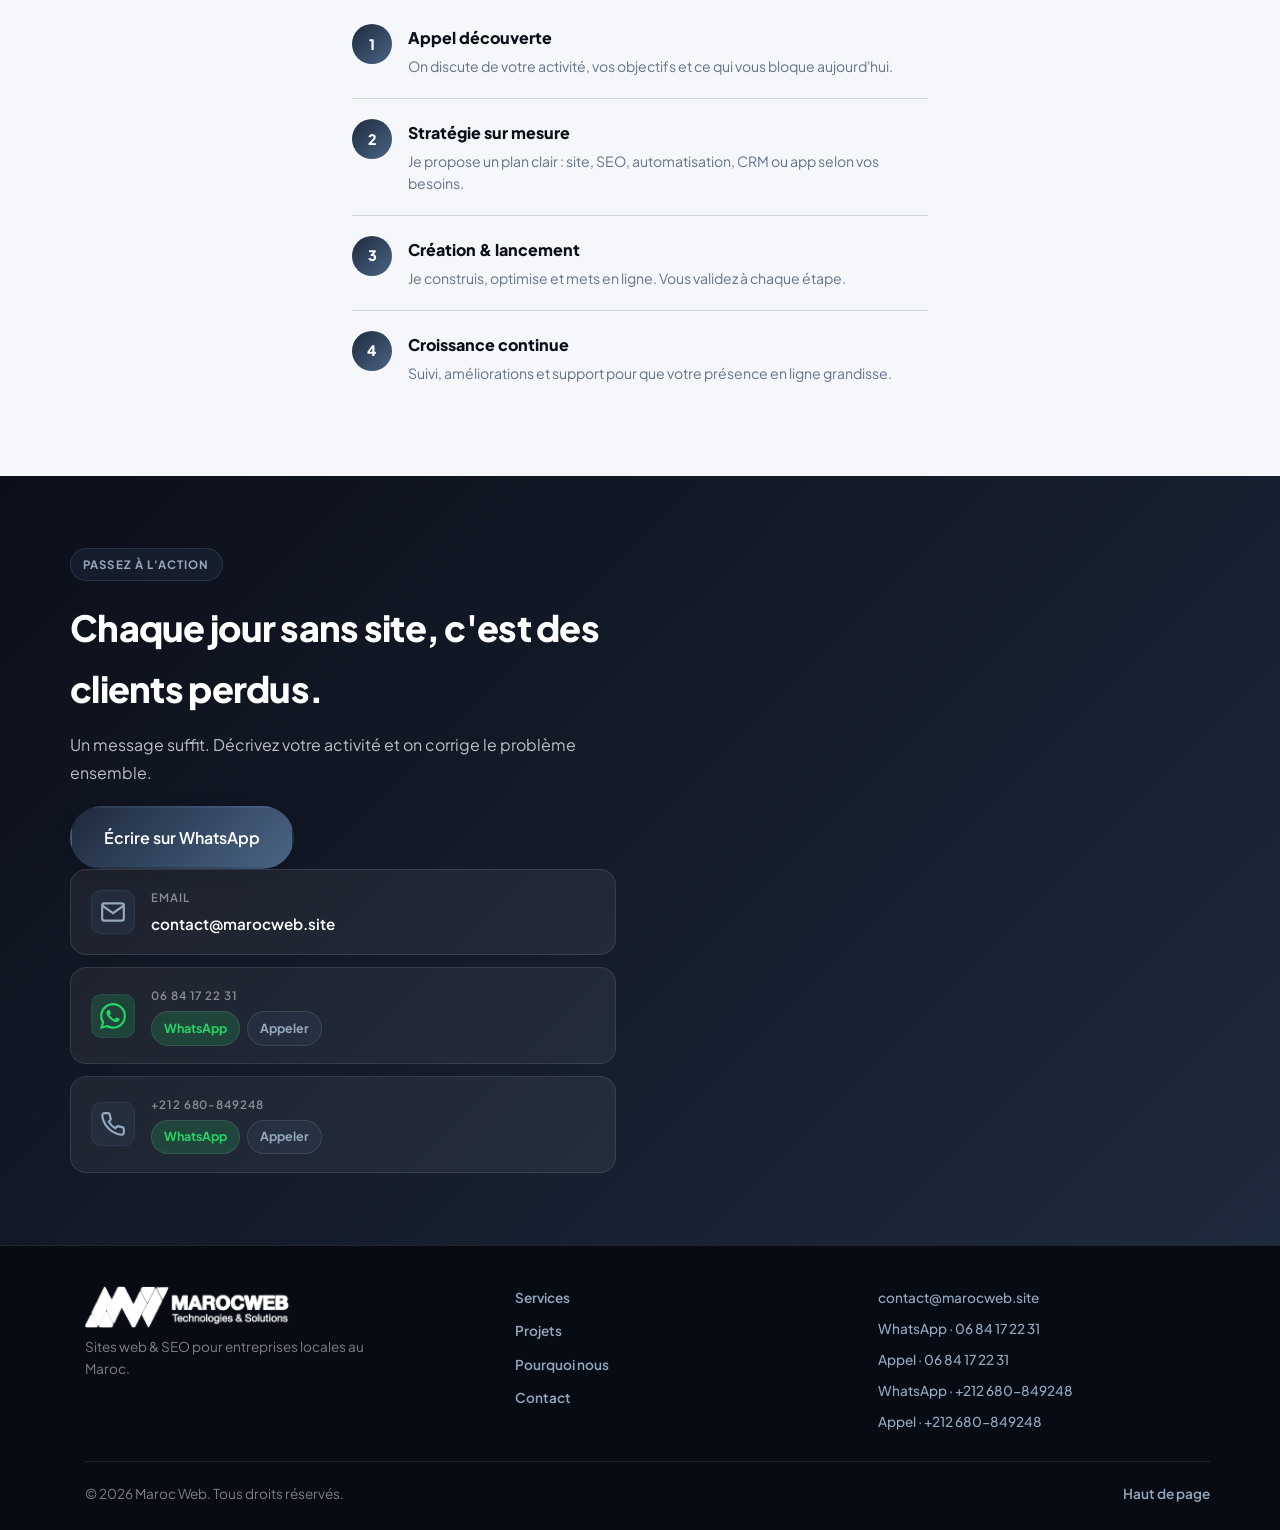
<file: hosting-domains/index.html>
<!DOCTYPE html>
<html lang="fr">
<head>
  <meta charset="UTF-8" />
  <meta http-equiv="refresh" content="0; url=../graphic-design/index.html" />
  <link rel="canonical" href="../graphic-design/index.html" />
  <title>Redirecting…</title>
  <script>location.replace('../graphic-design/index.html');</script>
</head>
<body>
  <p><a href="../graphic-design/index.html">Design graphique</a></p>
</body>
</html>
</file>
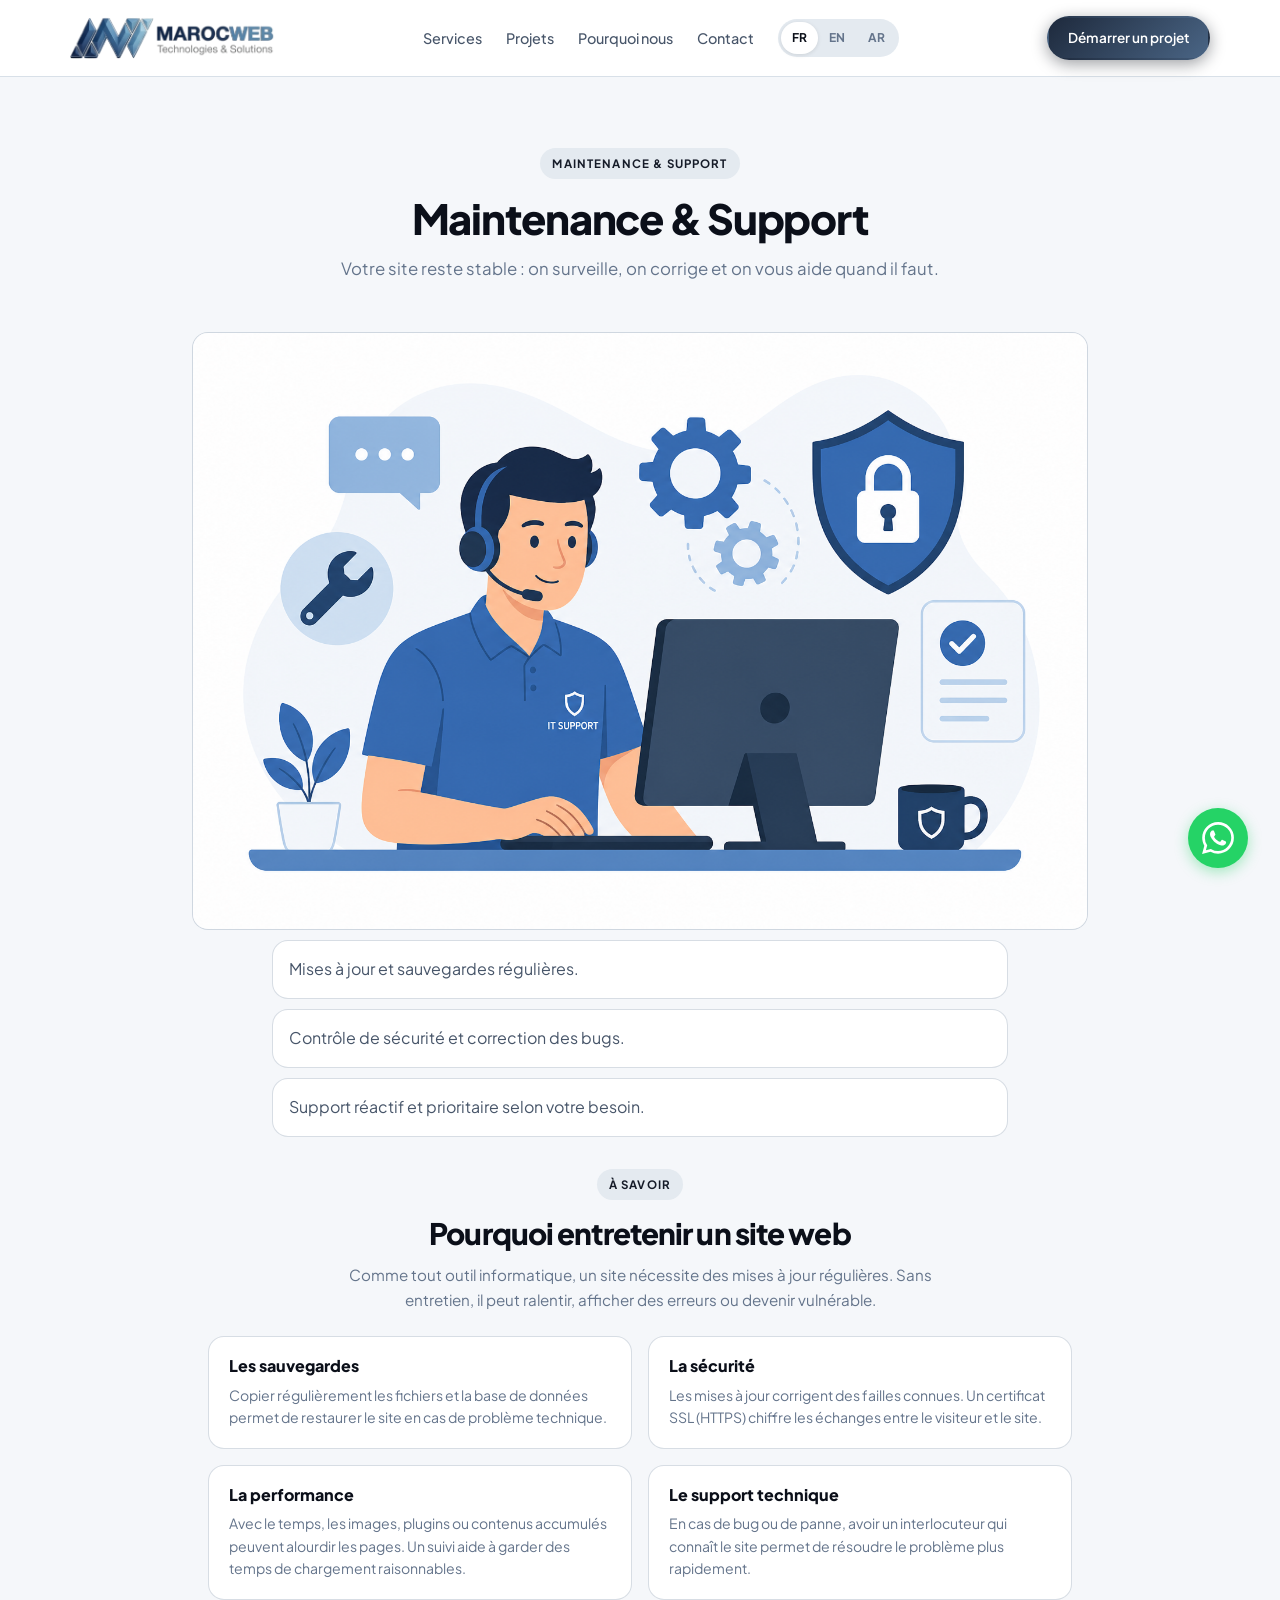
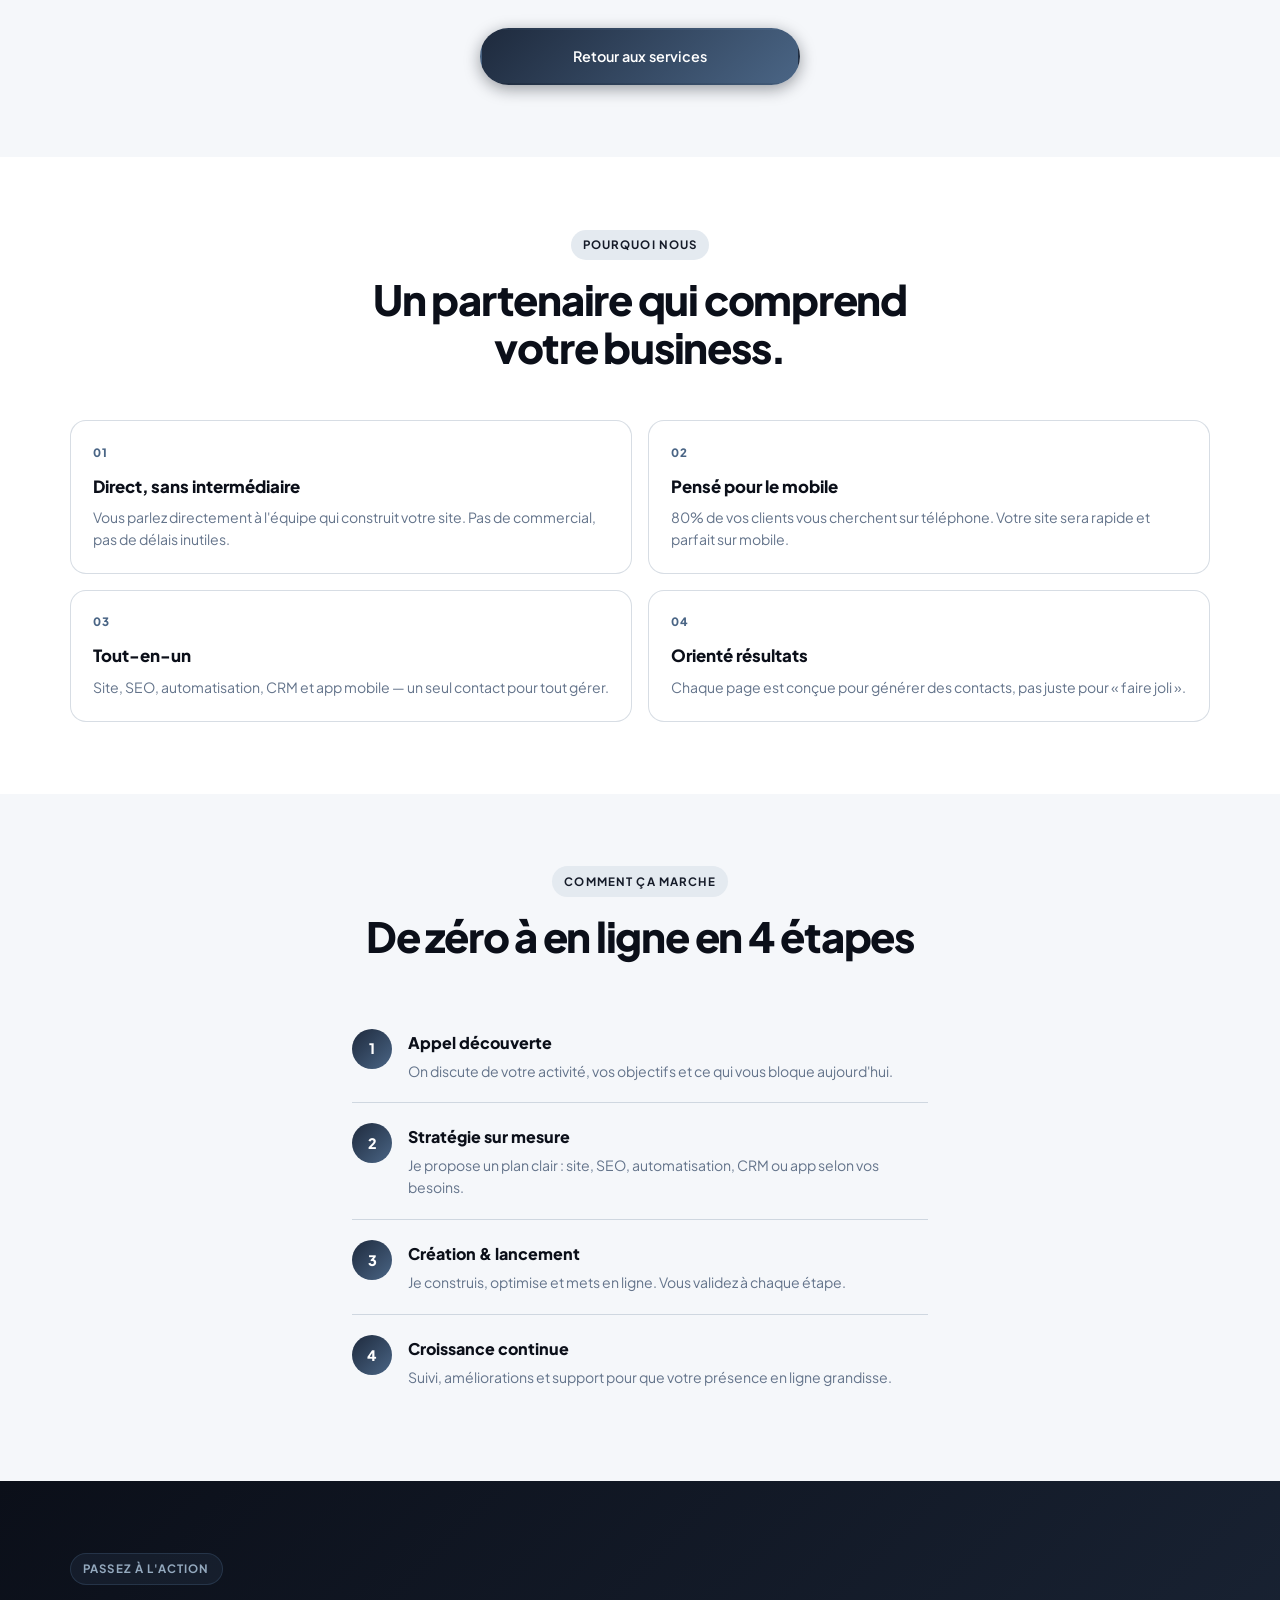
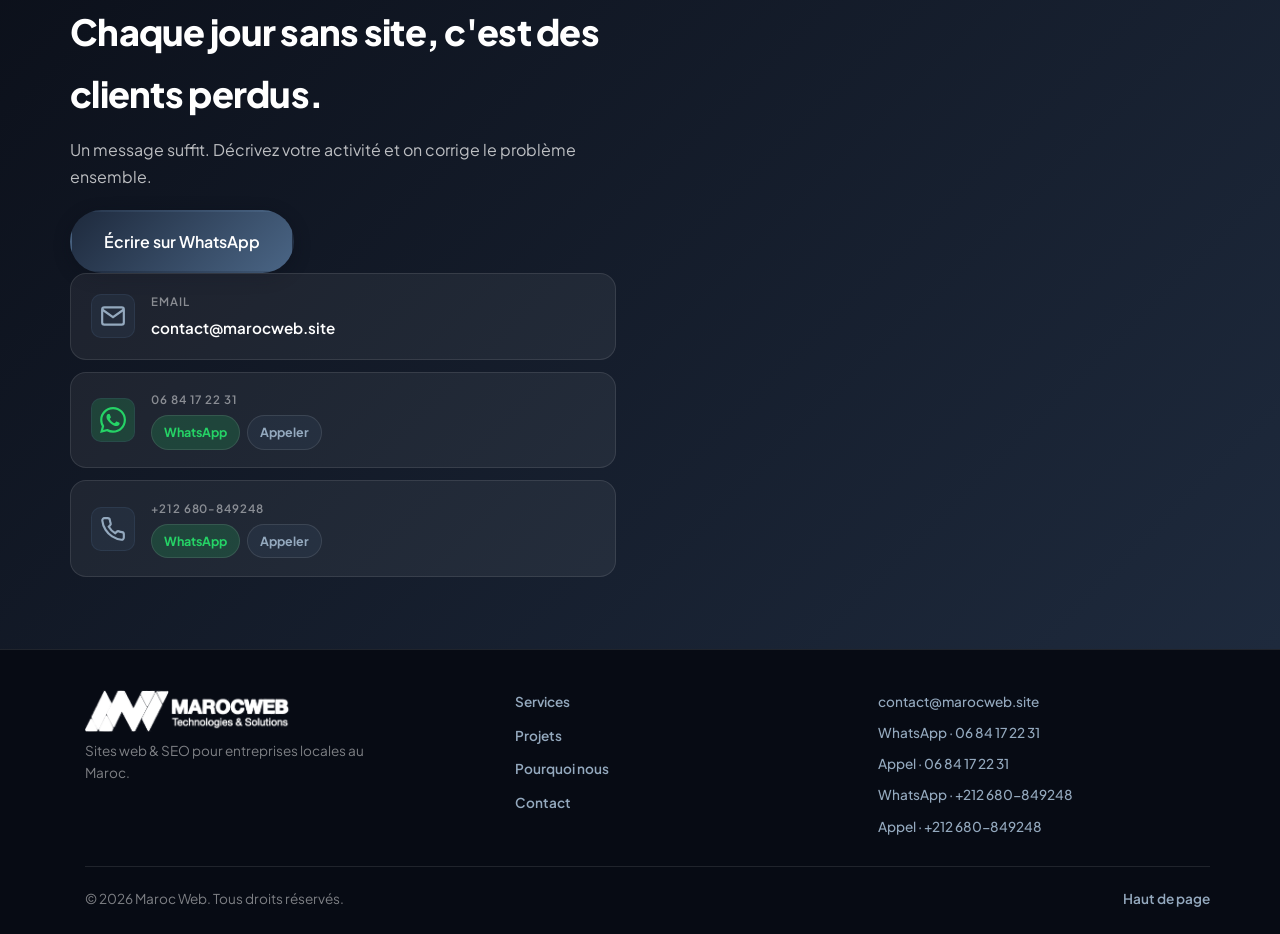
<file: maintenance-support/index.html>
<!DOCTYPE html>
<html lang="fr" dir="ltr">
<head>
  <meta charset="UTF-8" />
  <meta name="viewport" content="width=device-width, initial-scale=1.0" />
  <meta name="description" content="Sites web, SEO, automatisation, CRM et applications mobiles pour entreprises locales au Maroc." id="metaDesc" />
  <title>Maroc Web — Sites web & marketing digital</title>
  <link rel="preconnect" href="https://fonts.googleapis.com" />
  <link rel="preconnect" href="https://fonts.gstatic.com" crossorigin />
  <link href="https://fonts.googleapis.com/css2?family=Plus+Jakarta+Sans:wght@400;500;600;700;800&family=Cairo:wght@400;600;700;800&display=swap" rel="stylesheet" />
  <link rel="icon" href="../assets/logo-maroc-web.webp" type="image/webp" />
  <link rel="icon" href="../assets/logo-maroc-web.png" type="image/png" />
  <link rel="apple-touch-icon" href="../assets/logo-maroc-web.png" />
  <link rel="stylesheet" href="../css/style.css?v=20260712l" />
  <script>
    (function () {
      var supported = { fr: 1, en: 1, ar: 1 };
      var lang = localStorage.getItem('maroc-web-lang') || 'fr';
      if (!supported[lang]) lang = 'fr';
      document.documentElement.lang = lang;
      document.documentElement.dir = lang === 'ar' ? 'rtl' : 'ltr';
    })();
  </script>
</head>
<body>

  <header class="header scrolled" id="header">
    <div class="container header-row">
      <a href="../index.html#top" class="brand">
        <picture class="brand-logo-wrap">
          <img src="../assets/logo-color.png" alt="Maroc Web" class="brand-logo" />
        </picture>
      </a>
      <nav class="nav" id="nav">
        <a href="../index.html#services" data-i18n="nav_services">Services</a>
        <a href="../index.html#work" data-i18n="nav_work">Projets</a>
        <a href="../index.html#why" data-i18n="nav_why">Pourquoi nous</a>
        <a href="../index.html#contact" data-i18n="nav_contact">Contact</a>
        <div class="lang-switch" role="group" aria-label="Language">
          <button type="button" class="lang-btn active" data-lang="fr" aria-pressed="true">FR</button>
          <button type="button" class="lang-btn" data-lang="en" aria-pressed="false">EN</button>
          <button type="button" class="lang-btn" data-lang="ar" aria-pressed="false">AR</button>
        </div>
      </nav>
      <div class="header-actions">
        <a href="../index.html#contact" class="btn btn-sm btn-accent header-cta" data-i18n="nav_cta">Démarrer un projet</a>
        <button class="burger" id="burger" aria-label="Menu" aria-expanded="false">
          <span></span><span></span><span></span>
        </button>
      </div>
    </div>
  </header>

  <div class="mobile-nav-overlay" id="mobileNavOverlay"></div>

  <main>
    <section class="section section-gray" id="service-detail">
      <div class="container">
        <header class="section-header center reveal">
          <span class="tag" data-i18n="svc4_title">Maintenance</span>
          <h2 data-i18n="service_maintenance_support_title">Maintenance & Support</h2>
          <p data-i18n="service_maintenance_support_desc">Votre site reste stable : on surveille, on corrige et on vous aide quand il faut.</p>
        </header>

        <div class="service-detail-media reveal">
          <img src="../assets/maintenance-hero.png" alt="Visuels de nos services" loading="lazy" />
        </div>

        <ul class="service-details-list">
          <li data-i18n="service_maintenance_support_p1">Mises à jour et sauvegardes régulières.</li>
          <li data-i18n="service_maintenance_support_p2">Contrôle de sécurité et correction des bugs.</li>
          <li data-i18n="service_maintenance_support_p3">Support réactif et prioritaire selon votre besoin.</li>
        </ul>

        <section class="service-benefits reveal" aria-labelledby="service-benefits-title-maint">
          <header class="service-benefits-header">
            <span class="tag" data-i18n="service_maint_why_label">À savoir</span>
            <h3 id="service-benefits-title-maint" data-i18n="service_maint_why_title">Pourquoi entretenir un site web</h3>
            <p data-i18n="service_maint_why_desc">Comme tout outil informatique, un site nécessite des mises à jour régulières. Sans entretien, il peut ralentir, afficher des erreurs ou devenir vulnérable.</p>
          </header>
          <div class="service-benefits-grid">
            <article class="service-benefit-card">
              <h4 data-i18n="service_maint_b1_title">Les sauvegardes</h4>
              <p data-i18n="service_maint_b1_desc">Copier régulièrement les fichiers et la base de données permet de restaurer le site en cas de problème technique.</p>
            </article>
            <article class="service-benefit-card">
              <h4 data-i18n="service_maint_b2_title">La sécurité</h4>
              <p data-i18n="service_maint_b2_desc">Les mises à jour corrigent des failles connues. Un certificat SSL (HTTPS) chiffre les échanges entre le visiteur et le site.</p>
            </article>
            <article class="service-benefit-card">
              <h4 data-i18n="service_maint_b3_title">La performance</h4>
              <p data-i18n="service_maint_b3_desc">Avec le temps, les images, plugins ou contenus accumulés peuvent alourdir les pages. Un suivi aide à garder des temps de chargement raisonnables.</p>
            </article>
            <article class="service-benefit-card">
              <h4 data-i18n="service_maint_b4_title">Le support technique</h4>
              <p data-i18n="service_maint_b4_desc">En cas de bug ou de panne, avoir un interlocuteur qui connaît le site permet de résoudre le problème plus rapidement.</p>
            </article>
          </div>
        </section>

        <div class="services-cta-wrap reveal">
          <a href="../index.html#services" class="btn btn-accent" data-i18n="service_back_btn">Retour aux services</a>
        </div>
      </div>
    </section>

    <section class="section why-section" id="service-why">
      <div class="container">
        <header class="section-header center reveal">
          <span class="tag" data-i18n="why_label">Pourquoi nous</span>
          <h2 data-i18n="why_title">Un partenaire qui comprend votre business.</h2>
        </header>
        <div class="why-grid">
          <article class="why-card reveal">
            <span class="why-num">01</span>
            <h3 data-i18n="why1_title">Direct, sans intermédiaire</h3>
            <p data-i18n="why1_desc">Vous parlez directement à l'équipe qui construit votre site. Pas de commercial, pas de délais inutiles.</p>
          </article>
          <article class="why-card reveal">
            <span class="why-num">02</span>
            <h3 data-i18n="why2_title">Pensé pour le mobile</h3>
            <p data-i18n="why2_desc">80% de vos clients vous cherchent sur téléphone. Votre site sera rapide et parfait sur mobile.</p>
          </article>
          <article class="why-card reveal">
            <span class="why-num">03</span>
            <h3 data-i18n="why3_title">Tout-en-un</h3>
            <p data-i18n="why3_desc">Site, SEO, automatisation, CRM et app mobile — un seul contact pour tout gérer.</p>
          </article>
          <article class="why-card reveal">
            <span class="why-num">04</span>
            <h3 data-i18n="why4_title">Orienté résultats</h3>
            <p data-i18n="why4_desc">Chaque page est conçue pour générer des contacts, pas juste pour « faire joli ».</p>
          </article>
        </div>
      </div>
    </section>

    <section class="section section-gray process-section" id="service-process">
      <div class="container">
        <header class="section-header center reveal">
          <span class="tag" data-i18n="process_label">Comment ça marche</span>
          <h2 data-i18n="process_title">De zéro à en ligne en 4 étapes</h2>
        </header>
        <ol class="process-steps">
          <li class="process-step reveal">
            <span class="process-step-num">1</span>
            <div>
              <h3 data-i18n="process1_title">Appel découverte</h3>
              <p data-i18n="process1_desc">On discute de votre activité, vos objectifs et ce qui vous bloque aujourd'hui.</p>
            </div>
          </li>
          <li class="process-step reveal">
            <span class="process-step-num">2</span>
            <div>
              <h3 data-i18n="process2_title">Stratégie sur mesure</h3>
              <p data-i18n="process2_desc">Je propose un plan clair : site, SEO, automatisation, CRM ou app selon vos besoins.</p>
            </div>
          </li>
          <li class="process-step reveal">
            <span class="process-step-num">3</span>
            <div>
              <h3 data-i18n="process3_title">Création & lancement</h3>
              <p data-i18n="process3_desc">Je construis, optimise et mets en ligne. Vous validez à chaque étape.</p>
            </div>
          </li>
          <li class="process-step reveal">
            <span class="process-step-num">4</span>
            <div>
              <h3 data-i18n="process4_title">Croissance continue</h3>
              <p data-i18n="process4_desc">Suivi, améliorations et support pour que votre présence en ligne grandisse.</p>
            </div>
          </li>
        </ol>
      </div>
    </section>

    <section class="section contact" id="service-cta">
      <div class="container contact-grid">
        <div class="contact-info reveal">
          <span class="tag tag-light" data-i18n="cta_label">Passez à l'action</span>
          <h2 data-i18n="cta_title">Chaque jour sans site, c'est des clients perdus.</h2>
          <p data-i18n="cta_desc">Un message suffit. Décrivez votre activité et on corrige le problème ensemble.</p>
          <a href="https://wa.me/212684172231" class="btn btn-accent btn-lg" target="_blank" rel="noopener" data-i18n="cta_btn">Message sur WhatsApp</a>
          <div class="channels">
            <a href="mailto:contact@marocweb.site" class="channel">
              <span class="channel-icon">
                <svg width="20" height="20" viewBox="0 0 24 24" fill="none" stroke="currentColor" stroke-width="2"><path d="M4 4h16c1.1 0 2 .9 2 2v12c0 1.1-.9 2-2 2H4c-1.1 0-2-.9-2-2V6c0-1.1.9-2 2-2z"/><path d="M22 6l-10 7L2 6"/></svg>
              </span>
              <div>
                <span class="channel-label" data-i18n="ch_email">Email</span>
                <span class="channel-val">contact@marocweb.site</span>
              </div>
            </a>
            <div class="channel phone-channel">
              <span class="channel-icon channel-icon--wa">
                <svg width="20" height="20" viewBox="0 0 24 24" fill="currentColor"><path d="M17.472 14.382c-.297-.149-1.758-.867-2.03-.967-.273-.099-.471-.148-.67.15-.197.297-.767.966-.94 1.164-.173.199-.347.223-.644.075-.297-.15-1.255-.463-2.39-1.475-.883-.788-1.48-1.761-1.653-2.059-.173-.297-.018-.458.13-.606.134-.133.298-.347.446-.52.149-.174.198-.298.298-.497.099-.198.05-.371-.025-.52-.075-.149-.669-1.612-.916-2.207-.242-.579-.487-.5-.669-.51-.173-.008-.371-.01-.57-.01-.198 0-.52.074-.792.372-.272.297-1.04 1.016-1.04 2.479 0 1.462 1.065 2.875 1.213 3.074.149.198 2.096 3.2 5.077 4.487.709.306 1.262.489 1.694.625.712.227 1.36.195 1.871.118.571-.085 1.758-.719 2.006-1.413.248-.694.248-1.289.173-1.413-.074-.124-.272-.198-.57-.347m-5.421 7.403h-.004a9.87 9.87 0 01-5.031-1.378l-.361-.214-3.741.982.998-3.648-.235-.374a9.86 9.86 0 01-1.51-5.26c.001-5.45 4.436-9.884 9.888-9.884 2.64 0 5.122 1.03 6.988 2.898a9.825 9.825 0 012.893 6.994c-.003 5.45-4.435 9.884-9.885 9.884m8.413-18.297A11.815 11.815 0 0012.05 0C5.495 0 .16 5.335.157 11.892c0 2.096.547 4.142 1.588 5.945L.057 24l6.305-1.654a11.882 11.882 0 005.683 1.448h.005c6.554 0 11.89-5.335 11.893-11.893a11.821 11.821 0 00-3.48-8.413z"/></svg>
              </span>
              <div>
                <span class="channel-label" data-i18n="ch_phone1_label">06 84 17 22 31</span>
                <div class="phone-actions">
                  <a href="https://wa.me/212684172231" class="phone-action phone-action--wa" target="_blank" rel="noopener" data-i18n="phone_wa">WhatsApp</a>
                  <a href="tel:+212684172231" class="phone-action phone-action--call" data-i18n="phone_call">Appeler</a>
                </div>
              </div>
            </div>
            <div class="channel phone-channel">
              <span class="channel-icon">
                <svg width="20" height="20" viewBox="0 0 24 24" fill="none" stroke="currentColor" stroke-width="2"><path d="M22 16.92v3a2 2 0 0 1-2.18 2 19.79 19.79 0 0 1-8.63-3.07 19.5 19.5 0 0 1-6-6 19.79 19.79 0 0 1-3.07-8.67A2 2 0 0 1 4.11 2h3a2 2 0 0 1 2 1.72 12.84 12.84 0 0 0 .7 2.81 2 2 0 0 1-.45 2.11L8.09 9.91a16 16 0 0 0 6 6l1.27-1.27a2 2 0 0 1 2.11-.45 12.84 12.84 0 0 0 2.81.7A2 2 0 0 1 22 16.92z"/></svg>
              </span>
              <div>
                <span class="channel-label" data-i18n="ch_phone2_label">+212 680-849248</span>
                <div class="phone-actions">
                  <a href="https://wa.me/212680849248" class="phone-action phone-action--wa" target="_blank" rel="noopener" data-i18n="phone_wa">WhatsApp</a>
                  <a href="tel:+212680849248" class="phone-action phone-action--call" data-i18n="phone_call">Appeler</a>
                </div>
              </div>
            </div>
          </div>
        </div>
      </div>
    </section>
  </main>

  <footer class="footer">
    <div class="container footer-inner">
      <div class="footer-main">
        <div class="footer-brand">
          <a href="../index.html#top" class="brand">
            <picture class="brand-logo-wrap">
          <img src="../assets/logo-white.png" alt="Maroc Web" class="brand-logo" />
        </picture>
          </a>
          <p data-i18n="footer_tagline">Sites web & SEO pour entreprises locales au Maroc.</p>
        </div>
        <nav class="footer-nav" aria-label="Footer">
          <a href="../index.html#services" data-i18n="nav_services">Services</a>
          <a href="../index.html#work" data-i18n="nav_work">Projets</a>
          <a href="../index.html#why" data-i18n="nav_why">Pourquoi nous</a>
          <a href="../index.html#contact" data-i18n="nav_contact">Contact</a>
        </nav>
        <div class="footer-contact">
          <a href="mailto:contact@marocweb.site" data-i18n="footer_email">contact@marocweb.site</a>
          <a href="https://wa.me/212684172231" target="_blank" rel="noopener" data-i18n="footer_wa1">WhatsApp · 06 84 17 22 31</a>
          <a href="tel:+212684172231" data-i18n="footer_call1">Appel · 06 84 17 22 31</a>
          <a href="https://wa.me/212680849248" target="_blank" rel="noopener" data-i18n="footer_wa2">WhatsApp · +212 680-849248</a>
          <a href="tel:+212680849248" data-i18n="footer_call2">Appel · +212 680-849248</a>
        </div>
      </div>
      <div class="footer-bottom">
        <p>&copy; <span id="year"></span> <span data-i18n="footer_copy">Maroc Web</span>. <span data-i18n="footer_rights">Tous droits réservés.</span></p>
        <a href="../index.html#top" class="footer-top" id="backTop" data-i18n="footer_top">Haut de page</a>
      </div>
    </div>
  </footer>

  <a href="https://wa.me/212684172231" class="floating-wa" target="_blank" rel="noopener" aria-label="Contact on WhatsApp">
    <svg width="32" height="32" viewBox="0 0 24 24" fill="currentColor"><path d="M17.472 14.382c-.297-.149-1.758-.867-2.03-.967-.273-.099-.471-.148-.67.15-.197.297-.767.966-.94 1.164-.173.199-.347.223-.644.075-.297-.15-1.255-.463-2.39-1.475-.883-.788-1.48-1.761-1.653-2.059-.173-.297-.018-.458.13-.606.134-.133.298-.347.446-.52.149-.174.198-.298.298-.497.099-.198.05-.371-.025-.52-.075-.149-.669-1.612-.916-2.207-.242-.579-.487-.5-.669-.51-.173-.008-.371-.01-.57-.01-.198 0-.52.074-.792.372-.272.297-1.04 1.016-1.04 2.479 0 1.462 1.065 2.875 1.213 3.074.149.198 2.096 3.2 5.077 4.487.709.306 1.262.489 1.694.625.712.227 1.36.195 1.871.118.571-.085 1.758-.719 2.006-1.413.248-.694.248-1.289.173-1.413-.074-.124-.272-.198-.57-.347m-5.421 7.403h-.004a9.87 9.87 0 01-5.031-1.378l-.361-.214-3.741.982.998-3.648-.235-.374a9.86 9.86 0 01-1.51-5.26c.001-5.45 4.436-9.884 9.888-9.884 2.64 0 5.122 1.03 6.988 2.898a9.825 9.825 0 012.893 6.994c-.003 5.45-4.435 9.884-9.885 9.884m8.413-18.297A11.815 11.815 0 0012.05 0C5.495 0 .16 5.335.157 11.892c0 2.096.547 4.142 1.588 5.945L.057 24l6.305-1.654a11.882 11.882 0 005.683 1.448h.005c6.554 0 11.89-5.335 11.893-11.893a11.821 11.821 0 00-3.48-8.413z"/></svg>
  </a>

  <script src="../js/i18n.js?v=20260712m"></script>
  <script src="../js/projects.js?v=20260712"></script>
  <script src="../js/main.js?v=20260712"></script>
</body>
</html>
</file>
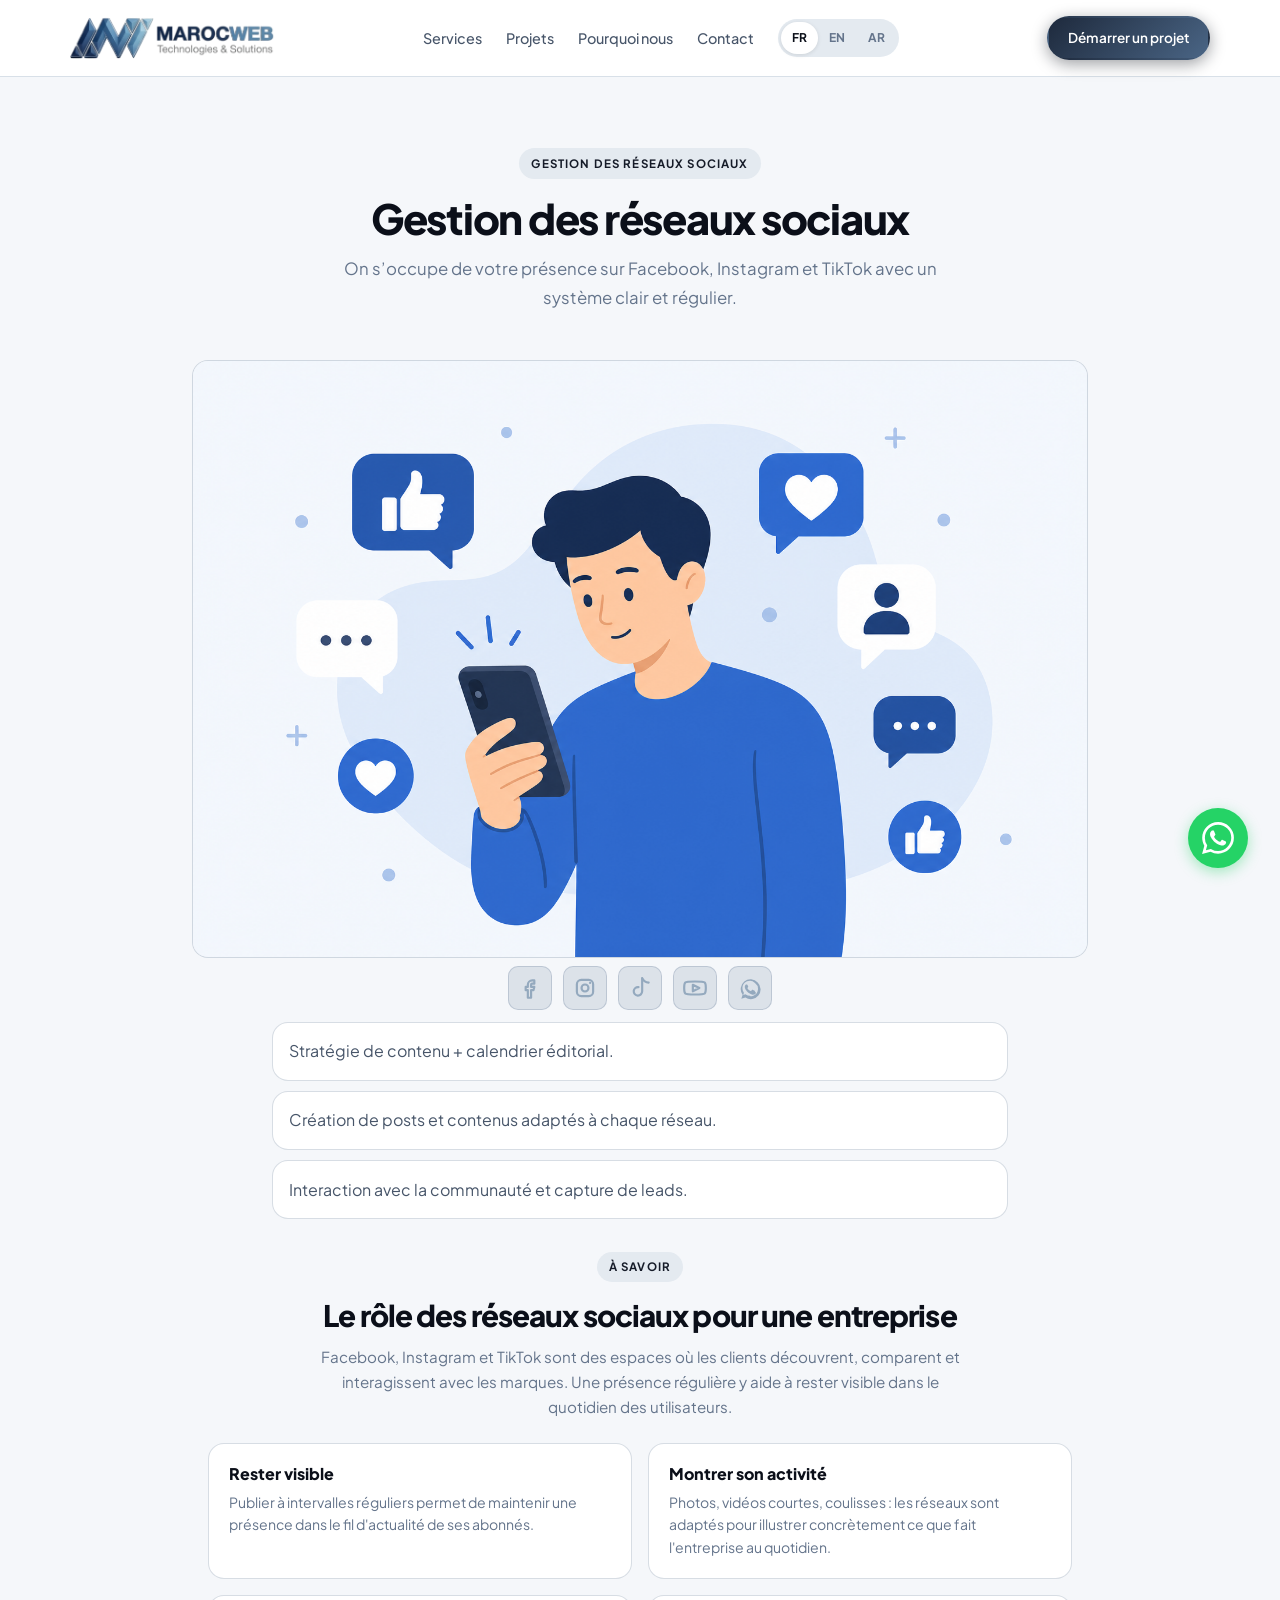
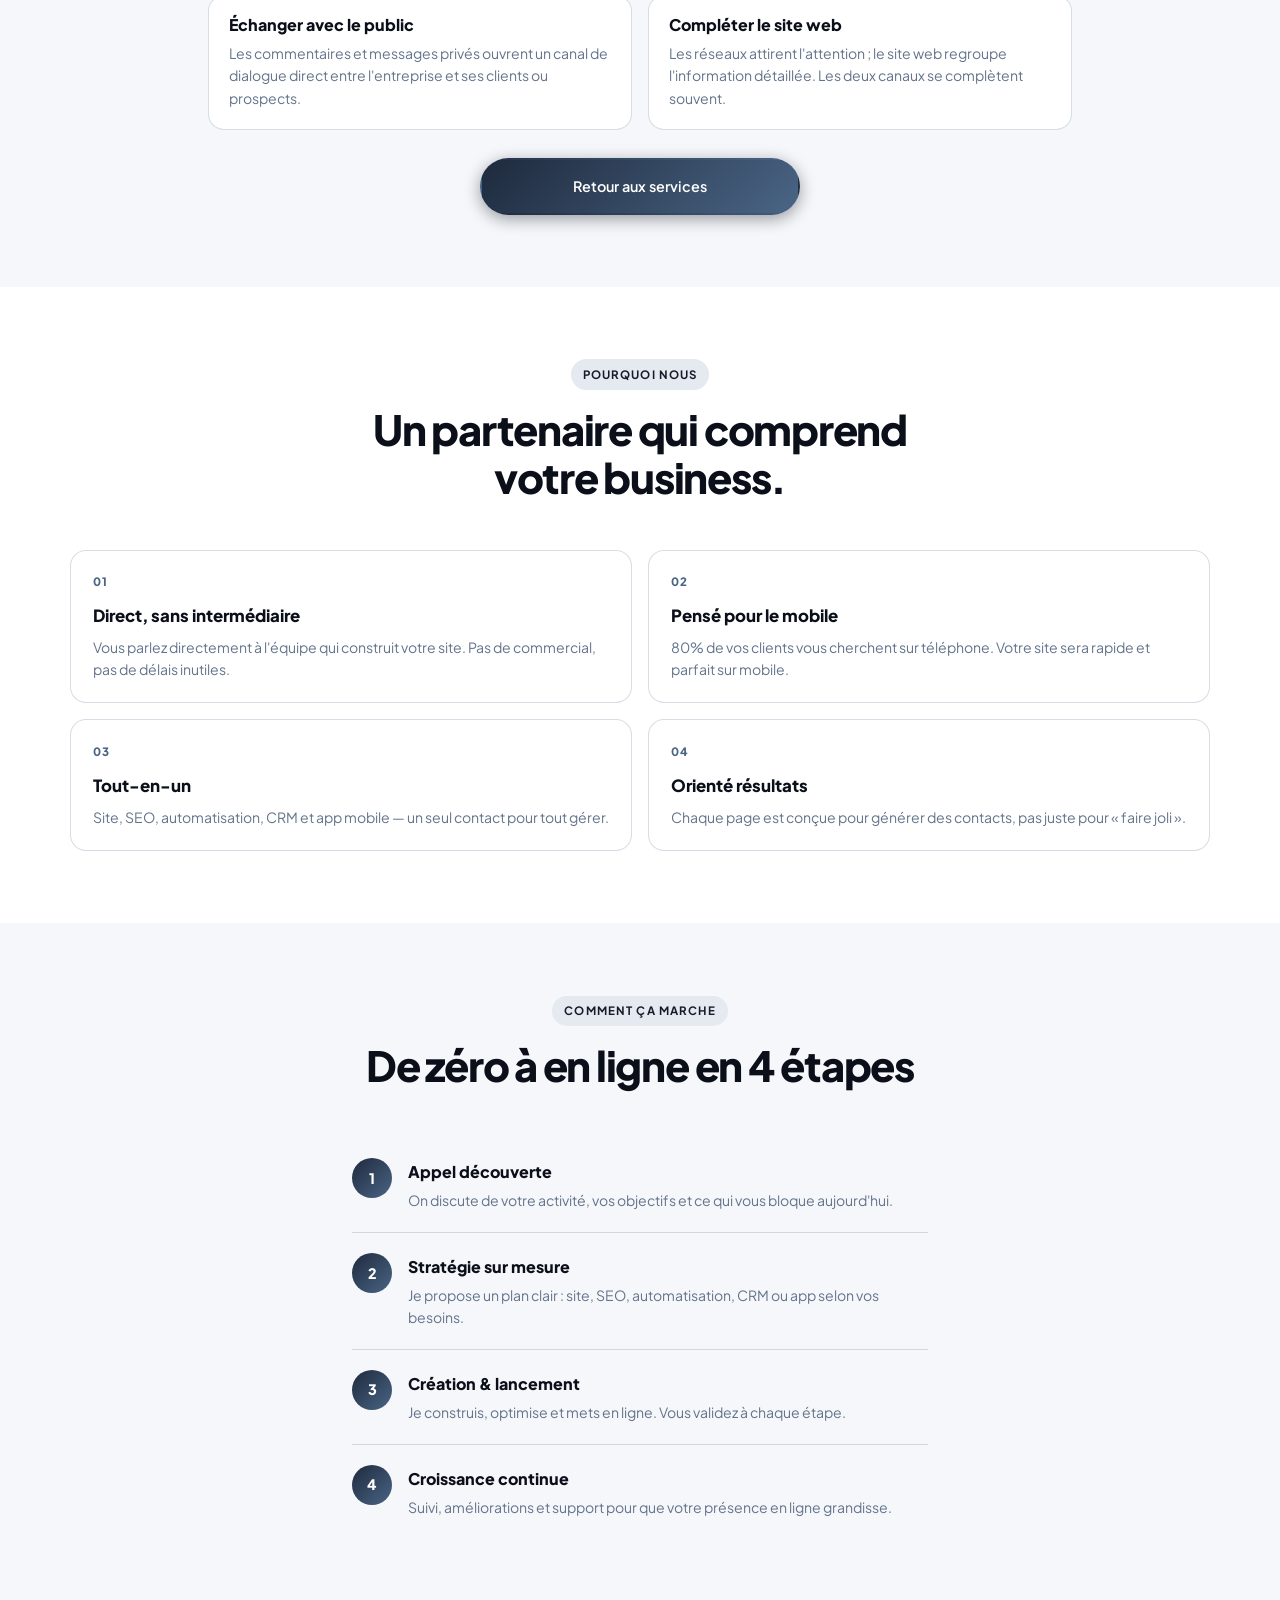
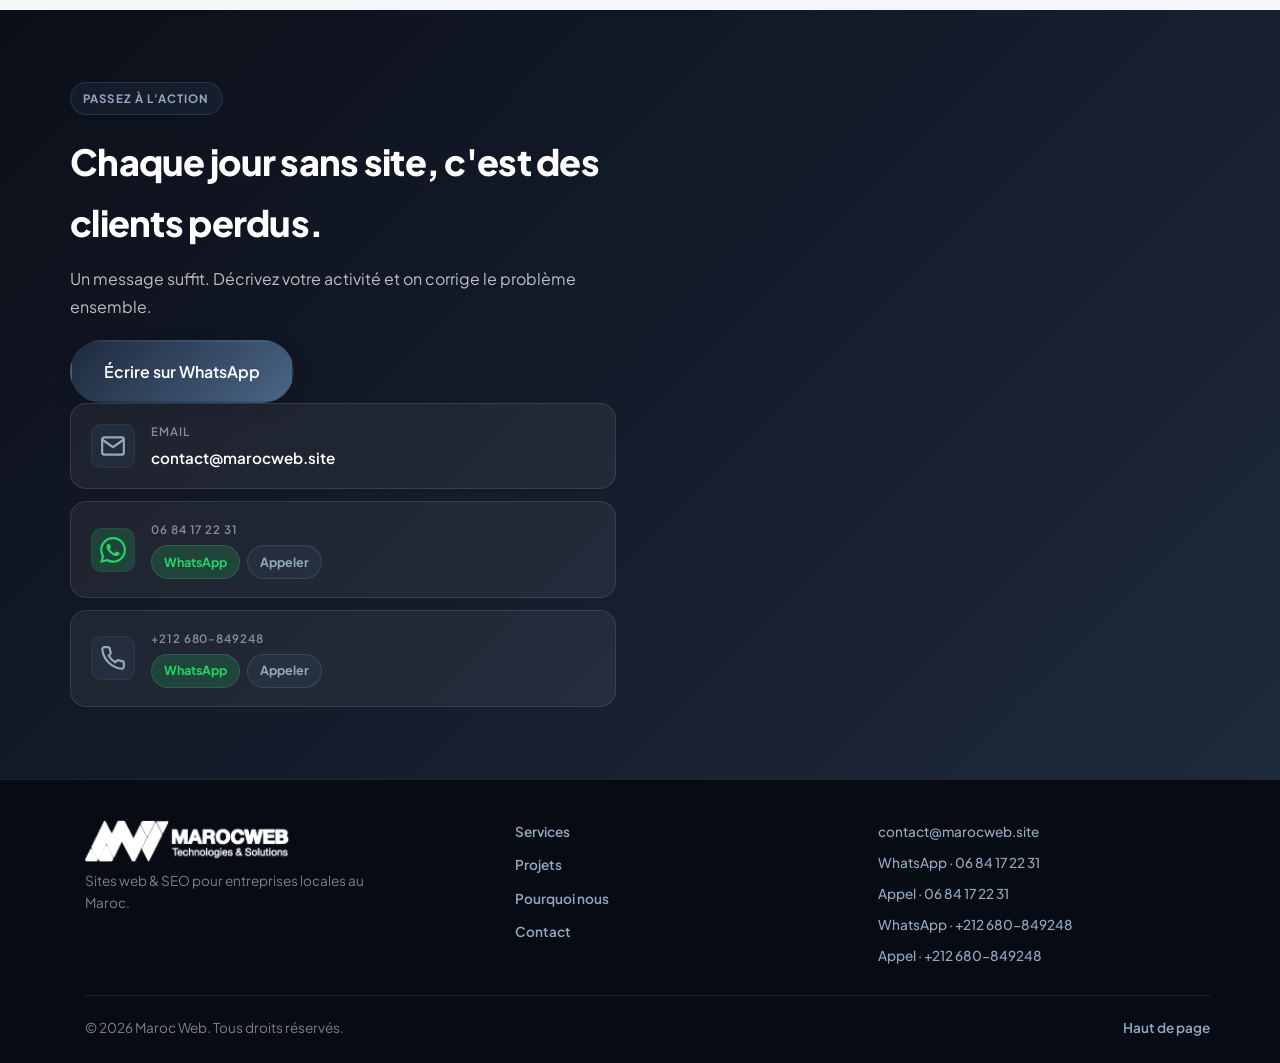
<file: social-media/index.html>
<!DOCTYPE html>
<html lang="fr" dir="ltr">
<head>
  <meta charset="UTF-8" />
  <meta name="viewport" content="width=device-width, initial-scale=1.0" />
  <meta name="description" content="Sites web, SEO, automatisation, CRM et applications mobiles pour entreprises locales au Maroc." id="metaDesc" />
  <title>Maroc Web — Sites web & marketing digital</title>
  <link rel="preconnect" href="https://fonts.googleapis.com" />
  <link rel="preconnect" href="https://fonts.gstatic.com" crossorigin />
  <link href="https://fonts.googleapis.com/css2?family=Plus+Jakarta+Sans:wght@400;500;600;700;800&family=Cairo:wght@400;600;700;800&display=swap" rel="stylesheet" />
  <link rel="icon" href="../assets/logo-maroc-web.webp" type="image/webp" />
  <link rel="icon" href="../assets/logo-maroc-web.png" type="image/png" />
  <link rel="apple-touch-icon" href="../assets/logo-maroc-web.png" />
  <link rel="stylesheet" href="../css/style.css?v=20260712l" />
  <script>
    (function () {
      var supported = { fr: 1, en: 1, ar: 1 };
      var lang = localStorage.getItem('maroc-web-lang') || 'fr';
      if (!supported[lang]) lang = 'fr';
      document.documentElement.lang = lang;
      document.documentElement.dir = lang === 'ar' ? 'rtl' : 'ltr';
    })();
  </script>
</head>
<body>

  <header class="header scrolled" id="header">
    <div class="container header-row">
      <a href="../index.html#top" class="brand">
        <picture class="brand-logo-wrap">
          <img src="../assets/logo-color.png" alt="Maroc Web" class="brand-logo" />
        </picture>
      </a>
      <nav class="nav" id="nav">
        <a href="../index.html#services" data-i18n="nav_services">Services</a>
        <a href="../index.html#work" data-i18n="nav_work">Projets</a>
        <a href="../index.html#why" data-i18n="nav_why">Pourquoi nous</a>
        <a href="../index.html#contact" data-i18n="nav_contact">Contact</a>
        <div class="lang-switch" role="group" aria-label="Language">
          <button type="button" class="lang-btn active" data-lang="fr" aria-pressed="true">FR</button>
          <button type="button" class="lang-btn" data-lang="en" aria-pressed="false">EN</button>
          <button type="button" class="lang-btn" data-lang="ar" aria-pressed="false">AR</button>
        </div>
      </nav>
      <div class="header-actions">
        <a href="../index.html#contact" class="btn btn-sm btn-accent header-cta" data-i18n="nav_cta">Démarrer un projet</a>
        <button class="burger" id="burger" aria-label="Menu" aria-expanded="false">
          <span></span><span></span><span></span>
        </button>
      </div>
    </div>
  </header>

  <div class="mobile-nav-overlay" id="mobileNavOverlay"></div>

  <main>
    <section class="section section-gray" id="service-detail">
      <div class="container">
        <header class="section-header center reveal">
          <span class="tag" data-i18n="svc2_title">Gestion</span>
          <h2 data-i18n="service_social_media_title">Gestion des réseaux sociaux</h2>
          <p data-i18n="service_social_media_desc">On s’occupe de votre présence sur Facebook, Instagram et TikTok avec un système clair et régulier.</p>
        </header>

        <div class="service-detail-media reveal">
          <img src="../assets/social-media-hero.png" alt="Visuels de nos services" loading="lazy" />
        </div>

        <div class="service-channel-icons reveal" aria-label="Social channels">
          <span class="channel-icon" aria-hidden="true" title="Facebook">
            <svg viewBox="0 0 24 24" fill="none" stroke="currentColor" stroke-width="2" stroke-linecap="round" stroke-linejoin="round">
              <path d="M14 8h2V5h-2c-2.2 0-4 1.8-4 4v2H8v3h2v7h3v-7h2.2l.8-3H13V9c0-.6.4-1 1-1z" />
            </svg>
          </span>
          <span class="channel-icon" aria-hidden="true" title="Instagram">
            <svg viewBox="0 0 24 24" fill="none" stroke="currentColor" stroke-width="2" stroke-linecap="round" stroke-linejoin="round">
              <rect x="4.5" y="4.5" width="15" height="15" rx="4" />
              <circle cx="12" cy="12" r="3.2" />
              <path d="M16.7 7.3h.01" />
            </svg>
          </span>
          <span class="channel-icon" aria-hidden="true" title="TikTok">
            <svg viewBox="0 0 24 24" fill="none" stroke="currentColor" stroke-width="2" stroke-linecap="round" stroke-linejoin="round">
              <path d="M14 3v12.1a3.9 3.9 0 1 1-3.4-3.9" />
              <path d="M14 3c1.2 2.4 3.1 3.9 6 4" />
            </svg>
          </span>
          <span class="channel-icon" aria-hidden="true" title="YouTube">
            <svg viewBox="0 0 24 24" fill="none" stroke="currentColor" stroke-width="2" stroke-linecap="round" stroke-linejoin="round">
              <path d="M22 12s0-4-1-5-5-1-9-1-8 0-9 1-1 5-1 5 0 4 1 5 5 1 9 1 8 0 9-1 1-5 1-5z" />
              <path d="M10 15V9l6 3-6 3z" />
            </svg>
          </span>
          <span class="channel-icon" aria-hidden="true" title="WhatsApp">
            <svg viewBox="0 0 24 24" fill="currentColor" aria-hidden="true">
              <path d="M19.1 6.9A9 9 0 0 0 5.2 18.3L4 22l3.8-1.2A9 9 0 0 0 19.1 6.9Zm-7 12.2c-1.5 0-2.8-.4-4-1.1l-.3-.2-2 .6.6-2-.2-.3c-.8-1.2-1.2-2.6-1.2-4a6.8 6.8 0 0 1 11.6-4.8 6.8 6.8 0 0 1-1.5 11.8c-.9.4-1.8.6-2.9.6Zm4-4.7c-.2-.1-1.3-.7-1.5-.8-.2-.1-.4-.1-.6.1-.2.2-.7.8-.9 1-.2.2-.4.2-.6.1-.2-.1-.9-.3-1.7-1.1-.6-.6-1-1.3-1.1-1.5-.1-.2 0-.4.1-.5.1-.1.2-.2.3-.4.1-.1.2-.2.2-.4.1-.1.1-.3 0-.5-.1-.2-.6-1.4-.8-1.5-.2-.1-.3-.1-.5-.1h-.4c-.2 0-.4.1-.6.3-.2.2-.8.8-.8 2 0 1.2.8 2.4.9 2.6.1.2 1.7 2.6 4.1 3.7.6.3 1.2.5 1.6.6.7.2 1.4.2 1.9.1.6-.1 1.3-.5 1.5-1 .2-.5.2-1 .1-1.1-.1-.1-.2-.2-.4-.3Z"/>
            </svg>
          </span>
        </div>

        <ul class="service-details-list">
          <li data-i18n="service_social_media_p1">Stratégie de contenu + calendrier éditorial.</li>
          <li data-i18n="service_social_media_p2">Création de posts et contenus adaptés à chaque réseau.</li>
          <li data-i18n="service_social_media_p3">Interaction avec la communauté et capture de leads.</li>
        </ul>

        <section class="service-benefits reveal" aria-labelledby="service-benefits-title-social">
          <header class="service-benefits-header">
            <span class="tag" data-i18n="service_social_why_label">À savoir</span>
            <h3 id="service-benefits-title-social" data-i18n="service_social_why_title">Le rôle des réseaux sociaux pour une entreprise</h3>
            <p data-i18n="service_social_why_desc">Facebook, Instagram et TikTok sont des espaces où les clients découvrent, comparent et interagissent avec les marques. Une présence régulière y aide à rester visible dans le quotidien des utilisateurs.</p>
          </header>
          <div class="service-benefits-grid">
            <article class="service-benefit-card">
              <h4 data-i18n="service_social_b1_title">Rester visible</h4>
              <p data-i18n="service_social_b1_desc">Publier à intervalles réguliers permet de maintenir une présence dans le fil d'actualité de ses abonnés.</p>
            </article>
            <article class="service-benefit-card">
              <h4 data-i18n="service_social_b2_title">Montrer son activité</h4>
              <p data-i18n="service_social_b2_desc">Photos, vidéos courtes, coulisses : les réseaux sont adaptés pour illustrer concrètement ce que fait l'entreprise au quotidien.</p>
            </article>
            <article class="service-benefit-card">
              <h4 data-i18n="service_social_b3_title">Échanger avec le public</h4>
              <p data-i18n="service_social_b3_desc">Les commentaires et messages privés ouvrent un canal de dialogue direct entre l'entreprise et ses clients ou prospects.</p>
            </article>
            <article class="service-benefit-card">
              <h4 data-i18n="service_social_b4_title">Compléter le site web</h4>
              <p data-i18n="service_social_b4_desc">Les réseaux attirent l'attention ; le site web regroupe l'information détaillée. Les deux canaux se complètent souvent.</p>
            </article>
          </div>
        </section>

        <div class="services-cta-wrap reveal">
          <a href="../index.html#services" class="btn btn-accent" data-i18n="service_back_btn">Retour aux services</a>
        </div>
      </div>
    </section>

    <section class="section why-section" id="service-why">
      <div class="container">
        <header class="section-header center reveal">
          <span class="tag" data-i18n="why_label">Pourquoi nous</span>
          <h2 data-i18n="why_title">Un partenaire qui comprend votre business.</h2>
        </header>
        <div class="why-grid">
          <article class="why-card reveal">
            <span class="why-num">01</span>
            <h3 data-i18n="why1_title">Direct, sans intermédiaire</h3>
            <p data-i18n="why1_desc">Vous parlez directement à l'équipe qui construit votre site. Pas de commercial, pas de délais inutiles.</p>
          </article>
          <article class="why-card reveal">
            <span class="why-num">02</span>
            <h3 data-i18n="why2_title">Pensé pour le mobile</h3>
            <p data-i18n="why2_desc">80% de vos clients vous cherchent sur téléphone. Votre site sera rapide et parfait sur mobile.</p>
          </article>
          <article class="why-card reveal">
            <span class="why-num">03</span>
            <h3 data-i18n="why3_title">Tout-en-un</h3>
            <p data-i18n="why3_desc">Site, SEO, automatisation, CRM et app mobile — un seul contact pour tout gérer.</p>
          </article>
          <article class="why-card reveal">
            <span class="why-num">04</span>
            <h3 data-i18n="why4_title">Orienté résultats</h3>
            <p data-i18n="why4_desc">Chaque page est conçue pour générer des contacts, pas juste pour « faire joli ».</p>
          </article>
        </div>
      </div>
    </section>

    <section class="section section-gray process-section" id="service-process">
      <div class="container">
        <header class="section-header center reveal">
          <span class="tag" data-i18n="process_label">Comment ça marche</span>
          <h2 data-i18n="process_title">De zéro à en ligne en 4 étapes</h2>
        </header>
        <ol class="process-steps">
          <li class="process-step reveal">
            <span class="process-step-num">1</span>
            <div>
              <h3 data-i18n="process1_title">Appel découverte</h3>
              <p data-i18n="process1_desc">On discute de votre activité, vos objectifs et ce qui vous bloque aujourd'hui.</p>
            </div>
          </li>
          <li class="process-step reveal">
            <span class="process-step-num">2</span>
            <div>
              <h3 data-i18n="process2_title">Stratégie sur mesure</h3>
              <p data-i18n="process2_desc">Je propose un plan clair : site, SEO, automatisation, CRM ou app selon vos besoins.</p>
            </div>
          </li>
          <li class="process-step reveal">
            <span class="process-step-num">3</span>
            <div>
              <h3 data-i18n="process3_title">Création & lancement</h3>
              <p data-i18n="process3_desc">Je construis, optimise et mets en ligne. Vous validez à chaque étape.</p>
            </div>
          </li>
          <li class="process-step reveal">
            <span class="process-step-num">4</span>
            <div>
              <h3 data-i18n="process4_title">Croissance continue</h3>
              <p data-i18n="process4_desc">Suivi, améliorations et support pour que votre présence en ligne grandisse.</p>
            </div>
          </li>
        </ol>
      </div>
    </section>

    <section class="section contact" id="service-cta">
      <div class="container contact-grid">
        <div class="contact-info reveal">
          <span class="tag tag-light" data-i18n="cta_label">Passez à l'action</span>
          <h2 data-i18n="cta_title">Chaque jour sans site, c'est des clients perdus.</h2>
          <p data-i18n="cta_desc">Un message suffit. Décrivez votre activité et on corrige le problème ensemble.</p>
          <a href="https://wa.me/212684172231" class="btn btn-accent btn-lg" target="_blank" rel="noopener" data-i18n="cta_btn">Message sur WhatsApp</a>
          <div class="channels">
            <a href="mailto:contact@marocweb.site" class="channel">
              <span class="channel-icon">
                <svg width="20" height="20" viewBox="0 0 24 24" fill="none" stroke="currentColor" stroke-width="2"><path d="M4 4h16c1.1 0 2 .9 2 2v12c0 1.1-.9 2-2 2H4c-1.1 0-2-.9-2-2V6c0-1.1.9-2 2-2z"/><path d="M22 6l-10 7L2 6"/></svg>
              </span>
              <div>
                <span class="channel-label" data-i18n="ch_email">Email</span>
                <span class="channel-val">contact@marocweb.site</span>
              </div>
            </a>
            <div class="channel phone-channel">
              <span class="channel-icon channel-icon--wa">
                <svg width="20" height="20" viewBox="0 0 24 24" fill="currentColor"><path d="M17.472 14.382c-.297-.149-1.758-.867-2.03-.967-.273-.099-.471-.148-.67.15-.197.297-.767.966-.94 1.164-.173.199-.347.223-.644.075-.297-.15-1.255-.463-2.39-1.475-.883-.788-1.48-1.761-1.653-2.059-.173-.297-.018-.458.13-.606.134-.133.298-.347.446-.52.149-.174.198-.298.298-.497.099-.198.05-.371-.025-.52-.075-.149-.669-1.612-.916-2.207-.242-.579-.487-.5-.669-.51-.173-.008-.371-.01-.57-.01-.198 0-.52.074-.792.372-.272.297-1.04 1.016-1.04 2.479 0 1.462 1.065 2.875 1.213 3.074.149.198 2.096 3.2 5.077 4.487.709.306 1.262.489 1.694.625.712.227 1.36.195 1.871.118.571-.085 1.758-.719 2.006-1.413.248-.694.248-1.289.173-1.413-.074-.124-.272-.198-.57-.347m-5.421 7.403h-.004a9.87 9.87 0 01-5.031-1.378l-.361-.214-3.741.982.998-3.648-.235-.374a9.86 9.86 0 01-1.51-5.26c.001-5.45 4.436-9.884 9.888-9.884 2.64 0 5.122 1.03 6.988 2.898a9.825 9.825 0 012.893 6.994c-.003 5.45-4.435 9.884-9.885 9.884m8.413-18.297A11.815 11.815 0 0012.05 0C5.495 0 .16 5.335.157 11.892c0 2.096.547 4.142 1.588 5.945L.057 24l6.305-1.654a11.882 11.882 0 005.683 1.448h.005c6.554 0 11.89-5.335 11.893-11.893a11.821 11.821 0 00-3.48-8.413z"/></svg>
              </span>
              <div>
                <span class="channel-label" data-i18n="ch_phone1_label">06 84 17 22 31</span>
                <div class="phone-actions">
                  <a href="https://wa.me/212684172231" class="phone-action phone-action--wa" target="_blank" rel="noopener" data-i18n="phone_wa">WhatsApp</a>
                  <a href="tel:+212684172231" class="phone-action phone-action--call" data-i18n="phone_call">Appeler</a>
                </div>
              </div>
            </div>
            <div class="channel phone-channel">
              <span class="channel-icon">
                <svg width="20" height="20" viewBox="0 0 24 24" fill="none" stroke="currentColor" stroke-width="2"><path d="M22 16.92v3a2 2 0 0 1-2.18 2 19.79 19.79 0 0 1-8.63-3.07 19.5 19.5 0 0 1-6-6 19.79 19.79 0 0 1-3.07-8.67A2 2 0 0 1 4.11 2h3a2 2 0 0 1 2 1.72 12.84 12.84 0 0 0 .7 2.81 2 2 0 0 1-.45 2.11L8.09 9.91a16 16 0 0 0 6 6l1.27-1.27a2 2 0 0 1 2.11-.45 12.84 12.84 0 0 0 2.81.7A2 2 0 0 1 22 16.92z"/></svg>
              </span>
              <div>
                <span class="channel-label" data-i18n="ch_phone2_label">+212 680-849248</span>
                <div class="phone-actions">
                  <a href="https://wa.me/212680849248" class="phone-action phone-action--wa" target="_blank" rel="noopener" data-i18n="phone_wa">WhatsApp</a>
                  <a href="tel:+212680849248" class="phone-action phone-action--call" data-i18n="phone_call">Appeler</a>
                </div>
              </div>
            </div>
          </div>
        </div>
      </div>
    </section>
  </main>

  <footer class="footer">
    <div class="container footer-inner">
      <div class="footer-main">
        <div class="footer-brand">
          <a href="../index.html#top" class="brand">
            <picture class="brand-logo-wrap">
          <img src="../assets/logo-white.png" alt="Maroc Web" class="brand-logo" />
        </picture>
          </a>
          <p data-i18n="footer_tagline">Sites web & SEO pour entreprises locales au Maroc.</p>
        </div>
        <nav class="footer-nav" aria-label="Footer">
          <a href="../index.html#services" data-i18n="nav_services">Services</a>
          <a href="../index.html#work" data-i18n="nav_work">Projets</a>
          <a href="../index.html#why" data-i18n="nav_why">Pourquoi nous</a>
          <a href="../index.html#contact" data-i18n="nav_contact">Contact</a>
        </nav>
        <div class="footer-contact">
          <a href="mailto:contact@marocweb.site" data-i18n="footer_email">contact@marocweb.site</a>
          <a href="https://wa.me/212684172231" target="_blank" rel="noopener" data-i18n="footer_wa1">WhatsApp · 06 84 17 22 31</a>
          <a href="tel:+212684172231" data-i18n="footer_call1">Appel · 06 84 17 22 31</a>
          <a href="https://wa.me/212680849248" target="_blank" rel="noopener" data-i18n="footer_wa2">WhatsApp · +212 680-849248</a>
          <a href="tel:+212680849248" data-i18n="footer_call2">Appel · +212 680-849248</a>
        </div>
      </div>
      <div class="footer-bottom">
        <p>&copy; <span id="year"></span> <span data-i18n="footer_copy">Maroc Web</span>. <span data-i18n="footer_rights">Tous droits réservés.</span></p>
        <a href="../index.html#top" class="footer-top" id="backTop" data-i18n="footer_top">Haut de page</a>
      </div>
    </div>
  </footer>

  <a href="https://wa.me/212684172231" class="floating-wa" target="_blank" rel="noopener" aria-label="Contact on WhatsApp">
    <svg width="32" height="32" viewBox="0 0 24 24" fill="currentColor"><path d="M17.472 14.382c-.297-.149-1.758-.867-2.03-.967-.273-.099-.471-.148-.67.15-.197.297-.767.966-.94 1.164-.173.199-.347.223-.644.075-.297-.15-1.255-.463-2.39-1.475-.883-.788-1.48-1.761-1.653-2.059-.173-.297-.018-.458.13-.606.134-.133.298-.347.446-.52.149-.174.198-.298.298-.497.099-.198.05-.371-.025-.52-.075-.149-.669-1.612-.916-2.207-.242-.579-.487-.5-.669-.51-.173-.008-.371-.01-.57-.01-.198 0-.52.074-.792.372-.272.297-1.04 1.016-1.04 2.479 0 1.462 1.065 2.875 1.213 3.074.149.198 2.096 3.2 5.077 4.487.709.306 1.262.489 1.694.625.712.227 1.36.195 1.871.118.571-.085 1.758-.719 2.006-1.413.248-.694.248-1.289.173-1.413-.074-.124-.272-.198-.57-.347m-5.421 7.403h-.004a9.87 9.87 0 01-5.031-1.378l-.361-.214-3.741.982.998-3.648-.235-.374a9.86 9.86 0 01-1.51-5.26c.001-5.45 4.436-9.884 9.888-9.884 2.64 0 5.122 1.03 6.988 2.898a9.825 9.825 0 012.893 6.994c-.003 5.45-4.435 9.884-9.885 9.884m8.413-18.297A11.815 11.815 0 0012.05 0C5.495 0 .16 5.335.157 11.892c0 2.096.547 4.142 1.588 5.945L.057 24l6.305-1.654a11.882 11.882 0 005.683 1.448h.005c6.554 0 11.89-5.335 11.893-11.893a11.821 11.821 0 00-3.48-8.413z"/></svg>
  </a>

  <script src="../js/i18n.js?v=20260712m"></script>
  <script src="../js/projects.js?v=20260712"></script>
  <script src="../js/main.js?v=20260712"></script>
</body>
</html>
</file>
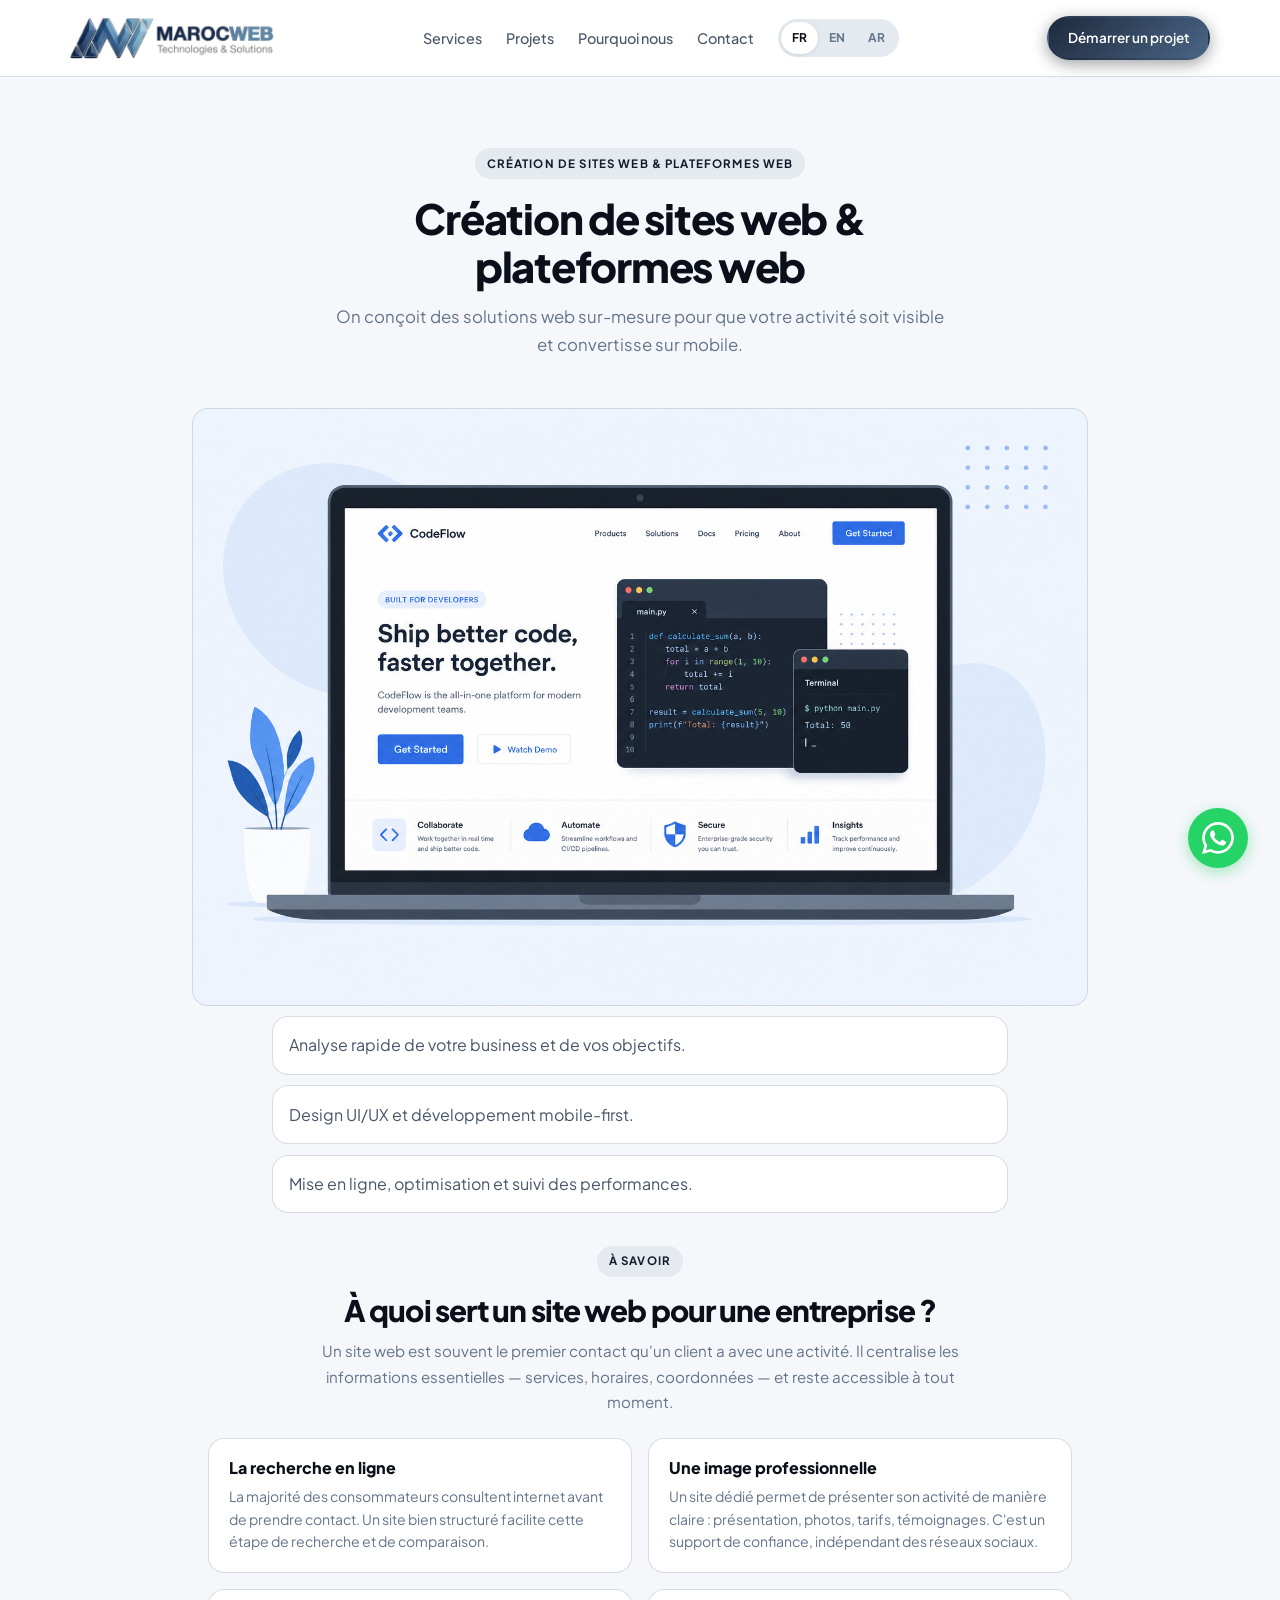
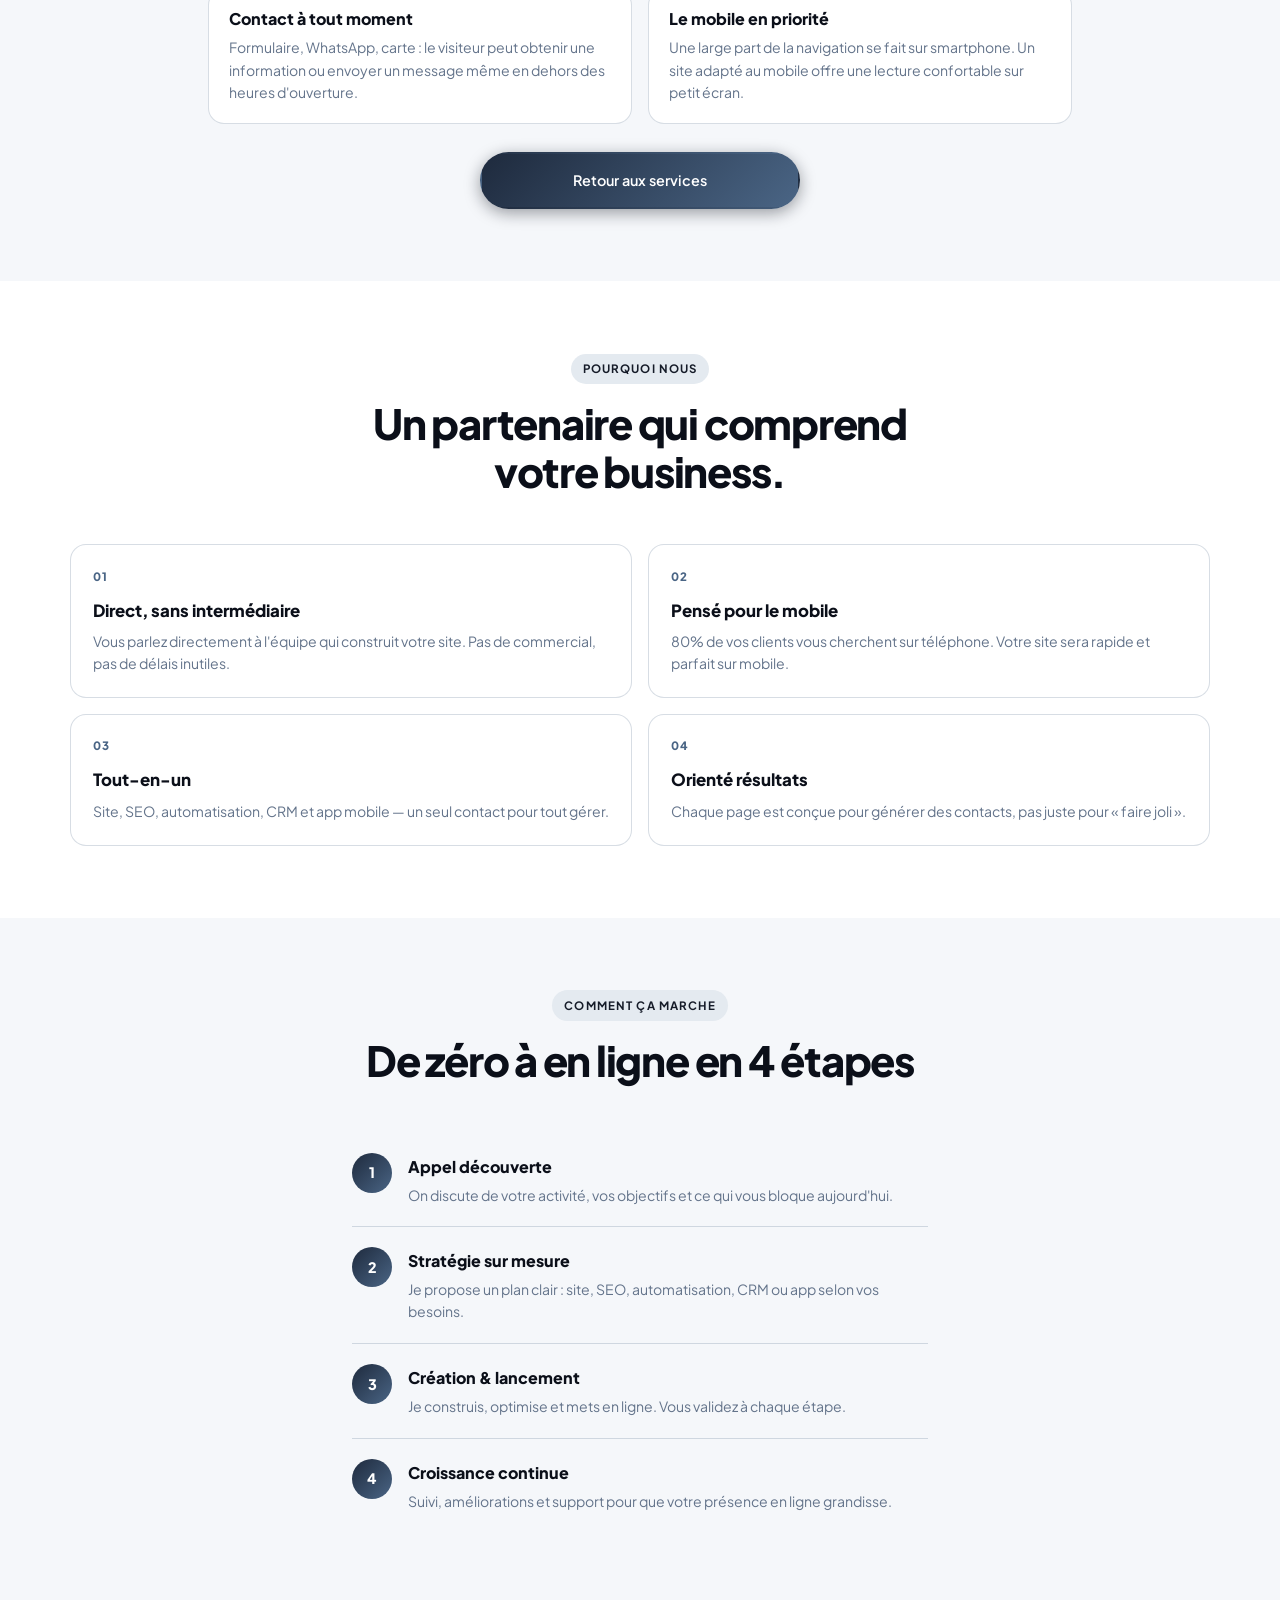
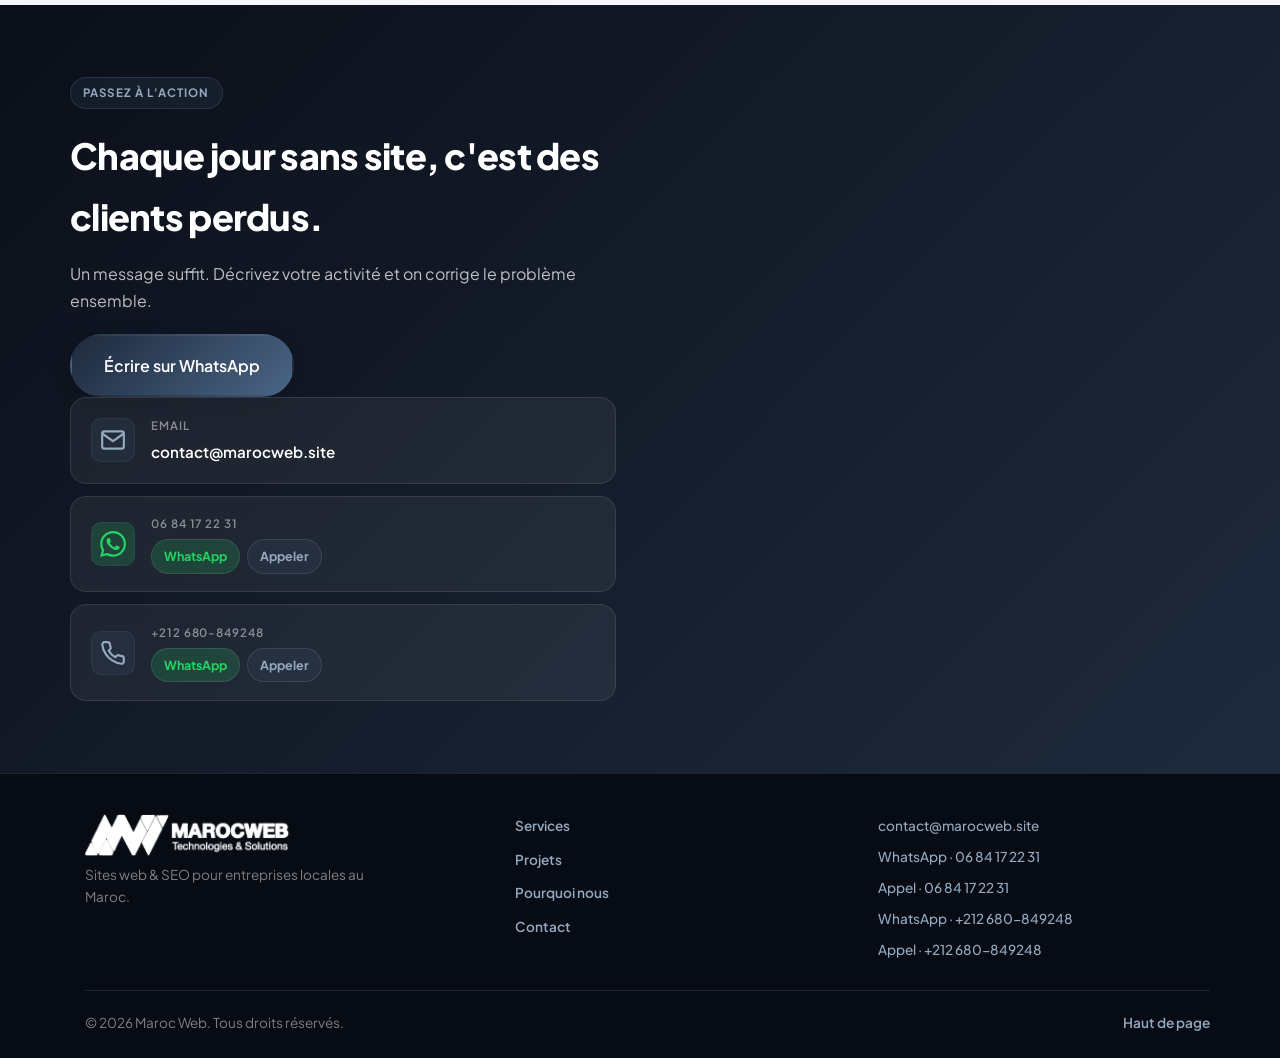
<file: web-platforms/index.html>
<!DOCTYPE html>
<html lang="fr" dir="ltr">
<head>
  <meta charset="UTF-8" />
  <meta name="viewport" content="width=device-width, initial-scale=1.0" />
  <meta name="description" content="Sites web, SEO, automatisation, CRM et applications mobiles pour entreprises locales au Maroc." id="metaDesc" />
  <title>Maroc Web — Sites web & marketing digital</title>
  <link rel="preconnect" href="https://fonts.googleapis.com" />
  <link rel="preconnect" href="https://fonts.gstatic.com" crossorigin />
  <link href="https://fonts.googleapis.com/css2?family=Plus+Jakarta+Sans:wght@400;500;600;700;800&family=Cairo:wght@400;600;700;800&display=swap" rel="stylesheet" />
  <link rel="icon" href="../assets/logo-maroc-web.webp" type="image/webp" />
  <link rel="icon" href="../assets/logo-maroc-web.png" type="image/png" />
  <link rel="apple-touch-icon" href="../assets/logo-maroc-web.png" />
  <link rel="stylesheet" href="../css/style.css?v=20260712l" />
  <script>
    (function () {
      var supported = { fr: 1, en: 1, ar: 1 };
      var lang = localStorage.getItem('maroc-web-lang') || 'fr';
      if (!supported[lang]) lang = 'fr';
      document.documentElement.lang = lang;
      document.documentElement.dir = lang === 'ar' ? 'rtl' : 'ltr';
    })();
  </script>
</head>
<body>

  <header class="header scrolled" id="header">
    <div class="container header-row">
      <a href="../index.html#top" class="brand">
        <picture class="brand-logo-wrap">
          <img src="../assets/logo-color.png" alt="Maroc Web" class="brand-logo" />
        </picture>
      </a>
      <nav class="nav" id="nav">
        <a href="../index.html#services" data-i18n="nav_services">Services</a>
        <a href="../index.html#work" data-i18n="nav_work">Projets</a>
        <a href="../index.html#why" data-i18n="nav_why">Pourquoi nous</a>
        <a href="../index.html#contact" data-i18n="nav_contact">Contact</a>
        <div class="lang-switch" role="group" aria-label="Language">
          <button type="button" class="lang-btn active" data-lang="fr" aria-pressed="true">FR</button>
          <button type="button" class="lang-btn" data-lang="en" aria-pressed="false">EN</button>
          <button type="button" class="lang-btn" data-lang="ar" aria-pressed="false">AR</button>
        </div>
      </nav>
      <div class="header-actions">
        <a href="../index.html#contact" class="btn btn-sm btn-accent header-cta" data-i18n="nav_cta">Démarrer un projet</a>
        <button class="burger" id="burger" aria-label="Menu" aria-expanded="false">
          <span></span><span></span><span></span>
        </button>
      </div>
    </div>
  </header>

  <div class="mobile-nav-overlay" id="mobileNavOverlay"></div>

  <main>
    <section class="section section-gray" id="service-detail">
      <div class="container">
        <header class="section-header center reveal">
          <span class="tag" data-i18n="svc1_title">Création</span>
          <h2 data-i18n="service_web_platforms_title">Création de sites web & plateformes web</h2>
          <p data-i18n="service_web_platforms_desc">On conçoit des solutions web sur-mesure pour que votre activité soit visible et convertisse sur mobile.</p>
        </header>

        <div class="service-detail-media reveal">
          <img src="../assets/web-platforms-hero.png" alt="Visuels de nos services" loading="lazy" />
        </div>

        <ul class="service-details-list">
          <li data-i18n="service_web_platforms_p1">Analyse rapide de votre business et de vos objectifs.</li>
          <li data-i18n="service_web_platforms_p2">Design UI/UX et développement mobile-first.</li>
          <li data-i18n="service_web_platforms_p3">Mise en ligne, optimisation et suivi des performances.</li>
        </ul>

        <section class="service-benefits reveal" aria-labelledby="service-benefits-title-web">
          <header class="service-benefits-header">
            <span class="tag" data-i18n="service_web_why_label">À savoir</span>
            <h3 id="service-benefits-title-web" data-i18n="service_web_why_title">À quoi sert un site web pour une entreprise ?</h3>
            <p data-i18n="service_web_why_desc">Un site web est souvent le premier contact qu'un client a avec une activité. Il centralise les informations essentielles — services, horaires, coordonnées — et reste accessible à tout moment.</p>
          </header>
          <div class="service-benefits-grid">
            <article class="service-benefit-card">
              <h4 data-i18n="service_web_b1_title">La recherche en ligne</h4>
              <p data-i18n="service_web_b1_desc">La majorité des consommateurs consultent internet avant de prendre contact. Un site bien structuré facilite cette étape de recherche et de comparaison.</p>
            </article>
            <article class="service-benefit-card">
              <h4 data-i18n="service_web_b2_title">Une image professionnelle</h4>
              <p data-i18n="service_web_b2_desc">Un site dédié permet de présenter son activité de manière claire : présentation, photos, tarifs, témoignages. C'est un support de confiance, indépendant des réseaux sociaux.</p>
            </article>
            <article class="service-benefit-card">
              <h4 data-i18n="service_web_b3_title">Contact à tout moment</h4>
              <p data-i18n="service_web_b3_desc">Formulaire, WhatsApp, carte : le visiteur peut obtenir une information ou envoyer un message même en dehors des heures d'ouverture.</p>
            </article>
            <article class="service-benefit-card">
              <h4 data-i18n="service_web_b4_title">Le mobile en priorité</h4>
              <p data-i18n="service_web_b4_desc">Une large part de la navigation se fait sur smartphone. Un site adapté au mobile offre une lecture confortable sur petit écran.</p>
            </article>
          </div>
        </section>

        <div class="services-cta-wrap reveal">
          <a href="../index.html#services" class="btn btn-accent" data-i18n="service_back_btn">Retour aux services</a>
        </div>
      </div>
    </section>

    <section class="section why-section" id="service-why">
      <div class="container">
        <header class="section-header center reveal">
          <span class="tag" data-i18n="why_label">Pourquoi nous</span>
          <h2 data-i18n="why_title">Un partenaire qui comprend votre business.</h2>
        </header>
        <div class="why-grid">
          <article class="why-card reveal">
            <span class="why-num">01</span>
            <h3 data-i18n="why1_title">Direct, sans intermédiaire</h3>
            <p data-i18n="why1_desc">Vous parlez directement à l'équipe qui construit votre site. Pas de commercial, pas de délais inutiles.</p>
          </article>
          <article class="why-card reveal">
            <span class="why-num">02</span>
            <h3 data-i18n="why2_title">Pensé pour le mobile</h3>
            <p data-i18n="why2_desc">80% de vos clients vous cherchent sur téléphone. Votre site sera rapide et parfait sur mobile.</p>
          </article>
          <article class="why-card reveal">
            <span class="why-num">03</span>
            <h3 data-i18n="why3_title">Tout-en-un</h3>
            <p data-i18n="why3_desc">Site, SEO, automatisation, CRM et app mobile — un seul contact pour tout gérer.</p>
          </article>
          <article class="why-card reveal">
            <span class="why-num">04</span>
            <h3 data-i18n="why4_title">Orienté résultats</h3>
            <p data-i18n="why4_desc">Chaque page est conçue pour générer des contacts, pas juste pour « faire joli ».</p>
          </article>
        </div>
      </div>
    </section>

    <section class="section section-gray process-section" id="service-process">
      <div class="container">
        <header class="section-header center reveal">
          <span class="tag" data-i18n="process_label">Comment ça marche</span>
          <h2 data-i18n="process_title">De zéro à en ligne en 4 étapes</h2>
        </header>
        <ol class="process-steps">
          <li class="process-step reveal">
            <span class="process-step-num">1</span>
            <div>
              <h3 data-i18n="process1_title">Appel découverte</h3>
              <p data-i18n="process1_desc">On discute de votre activité, vos objectifs et ce qui vous bloque aujourd'hui.</p>
            </div>
          </li>
          <li class="process-step reveal">
            <span class="process-step-num">2</span>
            <div>
              <h3 data-i18n="process2_title">Stratégie sur mesure</h3>
              <p data-i18n="process2_desc">Je propose un plan clair : site, SEO, automatisation, CRM ou app selon vos besoins.</p>
            </div>
          </li>
          <li class="process-step reveal">
            <span class="process-step-num">3</span>
            <div>
              <h3 data-i18n="process3_title">Création & lancement</h3>
              <p data-i18n="process3_desc">Je construis, optimise et mets en ligne. Vous validez à chaque étape.</p>
            </div>
          </li>
          <li class="process-step reveal">
            <span class="process-step-num">4</span>
            <div>
              <h3 data-i18n="process4_title">Croissance continue</h3>
              <p data-i18n="process4_desc">Suivi, améliorations et support pour que votre présence en ligne grandisse.</p>
            </div>
          </li>
        </ol>
      </div>
    </section>

    <section class="section contact" id="service-cta">
      <div class="container contact-grid">
        <div class="contact-info reveal">
          <span class="tag tag-light" data-i18n="cta_label">Passez à l'action</span>
          <h2 data-i18n="cta_title">Chaque jour sans site, c'est des clients perdus.</h2>
          <p data-i18n="cta_desc">Un message suffit. Décrivez votre activité et on corrige le problème ensemble.</p>
          <a href="https://wa.me/212684172231" class="btn btn-accent btn-lg" target="_blank" rel="noopener" data-i18n="cta_btn">Message sur WhatsApp</a>
          <div class="channels">
            <a href="mailto:contact@marocweb.site" class="channel">
              <span class="channel-icon">
                <svg width="20" height="20" viewBox="0 0 24 24" fill="none" stroke="currentColor" stroke-width="2"><path d="M4 4h16c1.1 0 2 .9 2 2v12c0 1.1-.9 2-2 2H4c-1.1 0-2-.9-2-2V6c0-1.1.9-2 2-2z"/><path d="M22 6l-10 7L2 6"/></svg>
              </span>
              <div>
                <span class="channel-label" data-i18n="ch_email">Email</span>
                <span class="channel-val">contact@marocweb.site</span>
              </div>
            </a>
            <div class="channel phone-channel">
              <span class="channel-icon channel-icon--wa">
                <svg width="20" height="20" viewBox="0 0 24 24" fill="currentColor"><path d="M17.472 14.382c-.297-.149-1.758-.867-2.03-.967-.273-.099-.471-.148-.67.15-.197.297-.767.966-.94 1.164-.173.199-.347.223-.644.075-.297-.15-1.255-.463-2.39-1.475-.883-.788-1.48-1.761-1.653-2.059-.173-.297-.018-.458.13-.606.134-.133.298-.347.446-.52.149-.174.198-.298.298-.497.099-.198.05-.371-.025-.52-.075-.149-.669-1.612-.916-2.207-.242-.579-.487-.5-.669-.51-.173-.008-.371-.01-.57-.01-.198 0-.52.074-.792.372-.272.297-1.04 1.016-1.04 2.479 0 1.462 1.065 2.875 1.213 3.074.149.198 2.096 3.2 5.077 4.487.709.306 1.262.489 1.694.625.712.227 1.36.195 1.871.118.571-.085 1.758-.719 2.006-1.413.248-.694.248-1.289.173-1.413-.074-.124-.272-.198-.57-.347m-5.421 7.403h-.004a9.87 9.87 0 01-5.031-1.378l-.361-.214-3.741.982.998-3.648-.235-.374a9.86 9.86 0 01-1.51-5.26c.001-5.45 4.436-9.884 9.888-9.884 2.64 0 5.122 1.03 6.988 2.898a9.825 9.825 0 012.893 6.994c-.003 5.45-4.435 9.884-9.885 9.884m8.413-18.297A11.815 11.815 0 0012.05 0C5.495 0 .16 5.335.157 11.892c0 2.096.547 4.142 1.588 5.945L.057 24l6.305-1.654a11.882 11.882 0 005.683 1.448h.005c6.554 0 11.89-5.335 11.893-11.893a11.821 11.821 0 00-3.48-8.413z"/></svg>
              </span>
              <div>
                <span class="channel-label" data-i18n="ch_phone1_label">06 84 17 22 31</span>
                <div class="phone-actions">
                  <a href="https://wa.me/212684172231" class="phone-action phone-action--wa" target="_blank" rel="noopener" data-i18n="phone_wa">WhatsApp</a>
                  <a href="tel:+212684172231" class="phone-action phone-action--call" data-i18n="phone_call">Appeler</a>
                </div>
              </div>
            </div>
            <div class="channel phone-channel">
              <span class="channel-icon">
                <svg width="20" height="20" viewBox="0 0 24 24" fill="none" stroke="currentColor" stroke-width="2"><path d="M22 16.92v3a2 2 0 0 1-2.18 2 19.79 19.79 0 0 1-8.63-3.07 19.5 19.5 0 0 1-6-6 19.79 19.79 0 0 1-3.07-8.67A2 2 0 0 1 4.11 2h3a2 2 0 0 1 2 1.72 12.84 12.84 0 0 0 .7 2.81 2 2 0 0 1-.45 2.11L8.09 9.91a16 16 0 0 0 6 6l1.27-1.27a2 2 0 0 1 2.11-.45 12.84 12.84 0 0 0 2.81.7A2 2 0 0 1 22 16.92z"/></svg>
              </span>
              <div>
                <span class="channel-label" data-i18n="ch_phone2_label">+212 680-849248</span>
                <div class="phone-actions">
                  <a href="https://wa.me/212680849248" class="phone-action phone-action--wa" target="_blank" rel="noopener" data-i18n="phone_wa">WhatsApp</a>
                  <a href="tel:+212680849248" class="phone-action phone-action--call" data-i18n="phone_call">Appeler</a>
                </div>
              </div>
            </div>
          </div>
        </div>
      </div>
    </section>
  </main>

  <footer class="footer">
    <div class="container footer-inner">
      <div class="footer-main">
        <div class="footer-brand">
          <a href="../index.html#top" class="brand">
            <picture class="brand-logo-wrap">
          <img src="../assets/logo-white.png" alt="Maroc Web" class="brand-logo" />
        </picture>
          </a>
          <p data-i18n="footer_tagline">Sites web & SEO pour entreprises locales au Maroc.</p>
        </div>
        <nav class="footer-nav" aria-label="Footer">
          <a href="../index.html#services" data-i18n="nav_services">Services</a>
          <a href="../index.html#work" data-i18n="nav_work">Projets</a>
          <a href="../index.html#why" data-i18n="nav_why">Pourquoi nous</a>
          <a href="../index.html#contact" data-i18n="nav_contact">Contact</a>
        </nav>
        <div class="footer-contact">
          <a href="mailto:contact@marocweb.site" data-i18n="footer_email">contact@marocweb.site</a>
          <a href="https://wa.me/212684172231" target="_blank" rel="noopener" data-i18n="footer_wa1">WhatsApp · 06 84 17 22 31</a>
          <a href="tel:+212684172231" data-i18n="footer_call1">Appel · 06 84 17 22 31</a>
          <a href="https://wa.me/212680849248" target="_blank" rel="noopener" data-i18n="footer_wa2">WhatsApp · +212 680-849248</a>
          <a href="tel:+212680849248" data-i18n="footer_call2">Appel · +212 680-849248</a>
        </div>
      </div>
      <div class="footer-bottom">
        <p>&copy; <span id="year"></span> <span data-i18n="footer_copy">Maroc Web</span>. <span data-i18n="footer_rights">Tous droits réservés.</span></p>
        <a href="../index.html#top" class="footer-top" id="backTop" data-i18n="footer_top">Haut de page</a>
      </div>
    </div>
  </footer>

  <a href="https://wa.me/212684172231" class="floating-wa" target="_blank" rel="noopener" aria-label="Contact on WhatsApp">
    <svg width="32" height="32" viewBox="0 0 24 24" fill="currentColor"><path d="M17.472 14.382c-.297-.149-1.758-.867-2.03-.967-.273-.099-.471-.148-.67.15-.197.297-.767.966-.94 1.164-.173.199-.347.223-.644.075-.297-.15-1.255-.463-2.39-1.475-.883-.788-1.48-1.761-1.653-2.059-.173-.297-.018-.458.13-.606.134-.133.298-.347.446-.52.149-.174.198-.298.298-.497.099-.198.05-.371-.025-.52-.075-.149-.669-1.612-.916-2.207-.242-.579-.487-.5-.669-.51-.173-.008-.371-.01-.57-.01-.198 0-.52.074-.792.372-.272.297-1.04 1.016-1.04 2.479 0 1.462 1.065 2.875 1.213 3.074.149.198 2.096 3.2 5.077 4.487.709.306 1.262.489 1.694.625.712.227 1.36.195 1.871.118.571-.085 1.758-.719 2.006-1.413.248-.694.248-1.289.173-1.413-.074-.124-.272-.198-.57-.347m-5.421 7.403h-.004a9.87 9.87 0 01-5.031-1.378l-.361-.214-3.741.982.998-3.648-.235-.374a9.86 9.86 0 01-1.51-5.26c.001-5.45 4.436-9.884 9.888-9.884 2.64 0 5.122 1.03 6.988 2.898a9.825 9.825 0 012.893 6.994c-.003 5.45-4.435 9.884-9.885 9.884m8.413-18.297A11.815 11.815 0 0012.05 0C5.495 0 .16 5.335.157 11.892c0 2.096.547 4.142 1.588 5.945L.057 24l6.305-1.654a11.882 11.882 0 005.683 1.448h.005c6.554 0 11.89-5.335 11.893-11.893a11.821 11.821 0 00-3.48-8.413z"/></svg>
  </a>

  <script src="../js/i18n.js?v=20260712m"></script>
  <script src="../js/projects.js?v=20260712"></script>
  <script src="../js/main.js?v=20260712"></script>
</body>
</html>
</file>
<file: css/style.css>
/* ===== Landing Page — Maroc Web ===== */
:root {
  /* Brand palette — midnight slate (unified across all sections) */
  --brand-950: #070b14;
  --brand-900: #0b0f19;
  --brand-800: #151b28;
  --brand-700: #1e2a3d;
  --brand-600: #2a3f5c;
  --brand-500: #4a6585;
  --brand-400: #6b849f;
  --brand-300: #94a9be;
  --brand-200: #c5d0dc;
  --brand-100: #e4eaf0;
  --brand-50: #f5f7fa;

  /* Semantic tokens */
  --primary: var(--brand-800);
  --primary-mid: var(--brand-700);
  --primary-light: var(--brand-500);
  --primary-soft: var(--brand-400);
  --navy: var(--brand-900);
  --navy-mid: var(--brand-800);
  --blue: var(--brand-500);
  --blue-dark: var(--brand-800);
  --blue-tint: var(--brand-100);
  --blue-glow: rgba(11, 15, 25, 0.4);
  --brand-gradient: linear-gradient(135deg, var(--brand-700), var(--brand-500));
  --brand-gradient-dark: linear-gradient(135deg, var(--brand-900), var(--brand-700));
  --brand-surface: var(--brand-50);
  --brand-muted: var(--brand-300);
  --brand-border: rgba(74, 101, 133, 0.22);
  --brand-border-strong: rgba(74, 101, 133, 0.45);
  --brand-glass: rgba(255, 255, 255, 0.06);
  --brand-glass-border: rgba(255, 255, 255, 0.1);
  --brand-on-dark: rgba(255, 255, 255, 0.72);
  --brand-on-dark-muted: rgba(255, 255, 255, 0.48);

  --white: #ffffff;
  --gray-50: var(--brand-50);
  --gray-100: var(--brand-100);
  --gray-200: #d8e0e8;
  --gray-400: #94a3b8;
  --gray-500: #64748b;
  --gray-600: #475569;
  --gray-800: var(--brand-800);
  --accent: var(--brand-500);
  --accent-light: var(--brand-300);
  --accent-muted: rgba(74, 101, 133, 0.14);
  --accent-border: rgba(74, 101, 133, 0.32);
  --wa-green: #25d366;
  --wa-green-muted: rgba(37, 211, 102, 0.18);
  --radius: 16px;
  --radius-lg: 24px;
  --shadow: 0 4px 24px rgba(11, 15, 25, 0.08);
  --shadow-lg: 0 24px 64px rgba(11, 15, 25, 0.14);
  --font: 'Plus Jakarta Sans', system-ui, sans-serif;
  --ease: cubic-bezier(0.4, 0, 0.2, 1);
  --header-h: 64px;
}

@media (min-width: 768px) {
  :root { --header-h: 76px; }
}
*, *::before, *::after { box-sizing: border-box; margin: 0; padding: 0; }

html {
  scroll-behavior: smooth;
  scroll-padding-top: var(--header-h);
}

body {
  font-family: var(--font);
  font-size: 1rem;
  line-height: 1.7;
  color: var(--gray-800);
  background: var(--white);
  -webkit-font-smoothing: antialiased;
}

img { display: block; max-width: 100%; height: auto; }
a { color: inherit; text-decoration: none; }
ul { list-style: none; }
button { font: inherit; cursor: pointer; border: none; background: none; }

.container {
  width: min(1140px, calc(100% - 2rem));
  margin-inline: auto;
}

/* ===== Header ===== */
.header {
  position: fixed;
  inset: 0 0 auto;
  z-index: 200;
  height: var(--header-h);
  background: rgba(255, 255, 255, 0.96);
  backdrop-filter: blur(16px);
  box-shadow: 0 1px 0 var(--gray-200);
}

.header-row {
  display: flex;
  align-items: center;
  justify-content: space-between;
  height: 100%;
  gap: 1.5rem;
}

.brand {
  display: flex;
  align-items: center;
  gap: 0.65rem;
  font-weight: 700;
  font-size: 1.05rem;
  color: var(--navy);
  flex-shrink: 0;
}

.brand-logo-wrap {
  display: block;
  flex-shrink: 0;
  line-height: 0;
}

.brand-logo {
  height: 36px;
  width: auto;
  object-fit: contain;
  display: block;
}

@media (min-width: 768px) {
  .brand-logo {
    height: 42px;
  }
}

.brand-mark {
  display: grid;
  place-items: center;
  width: 36px;
  height: 36px;
  background: var(--brand-gradient);
  color: #fff;
  font-size: 0.72rem;
  font-weight: 800;
  border-radius: 10px;
}

.nav { display: none; align-items: center; gap: 1.5rem; }

@media (min-width: 960px) {
  .nav { display: flex; }
}

.nav a {
  font-size: 0.9rem;
  font-weight: 500;
  color: var(--gray-600);
  transition: color 0.2s;
}

.nav a:hover { color: var(--navy); }

.header-actions {
  display: flex;
  align-items: center;
  gap: 0.5rem;
  flex-shrink: 0;
}

.header-actions .header-cta {
  display: none !important;
}

@media (min-width: 960px) {
  .header-actions .header-cta {
    display: inline-flex !important;
  }
}

.lang-switch {
  display: flex;
  background: var(--gray-100);
  border-radius: 100px;
  padding: 3px;
}

.lang-btn {
  padding: 0.35rem 0.55rem;
  font-size: 0.72rem;
  font-weight: 700;
  border-radius: 100px;
  color: var(--gray-500);
  transition: background 0.2s, color 0.2s;
}

@media (min-width: 960px) {
  .lang-btn {
    padding: 0.35rem 0.7rem;
    font-size: 0.75rem;
  }
}

.lang-btn.active {
  background: var(--white);
  color: var(--navy);
  box-shadow: 0 1px 4px rgba(0,0,0,0.1);
}

.burger {
  display: flex;
  flex-direction: column;
  justify-content: center;
  gap: 5px;
  width: 40px;
  height: 40px;
  padding: 8px;
  flex-shrink: 0;
  position: relative;
  z-index: 2;
}

@media (min-width: 960px) {
  .burger { display: none; }
}

@media (max-width: 959px) {
  .header-row {
    position: relative;
    justify-content: space-between;
    gap: 0.75rem;
  }

  .brand {
    position: static;
    left: auto;
    top: auto;
    transform: none;
    flex: 1 1 auto;
    min-width: 0;
    z-index: 1;
  }

  .header-actions {
    position: relative;
    z-index: 2;
    margin-left: auto;
  }

  .brand-logo {
    height: 32px;
    max-width: min(58vw, 180px);
  }
}

[dir="rtl"] .header-row {
  justify-content: flex-end;
}

@media (max-width: 959px) {
  [dir="rtl"] .header-row {
    justify-content: space-between;
  }

  [dir="rtl"] .brand {
    left: auto;
    right: auto;
    transform: none;
  }

  [dir="rtl"] .header-actions {
    margin-left: 0;
    margin-right: auto;
  }
}

.burger span {
  display: block;
  height: 2px;
  background: var(--navy);
  border-radius: 2px;
  transition: transform 0.3s, opacity 0.3s;
}

.burger.open span:nth-child(1) { transform: translateY(7px) rotate(45deg); }
.burger.open span:nth-child(2) { opacity: 0; }
.burger.open span:nth-child(3) { transform: translateY(-7px) rotate(-45deg); }

/* ===== Buttons ===== */
.btn {
  display: inline-flex;
  align-items: center;
  justify-content: center;
  padding: 0.9rem 1.6rem;
  font-size: 0.9rem;
  font-weight: 600;
  border-radius: 100px;
  border: 2px solid transparent;
  transition: transform 0.2s, box-shadow 0.25s, background 0.25s;
  white-space: nowrap;
  flex-shrink: 0;
}

.btn:hover { transform: translateY(-2px); }

.btn-sm { padding: 0.55rem 1.15rem; font-size: 0.85rem; }
.btn-lg { padding: 1rem 2rem; font-size: 1rem; }
.btn-full { width: 100%; }

.btn-accent {
  background: var(--brand-gradient);
  color: #fff;
  box-shadow: 0 4px 16px var(--blue-glow);
}

.btn-accent:hover { box-shadow: 0 8px 28px var(--blue-glow); }

.btn-white {
  background: #fff;
  color: var(--navy);
  box-shadow: 0 4px 20px rgba(0,0,0,0.12);
}

.btn-outline {
  border: 2px solid var(--brand-border-strong);
  color: var(--navy);
  background: var(--white);
}

.btn-outline:hover {
  background: var(--brand-surface);
  border-color: var(--brand-500);
}

.btn-outline-light {
  border-color: rgba(255,255,255,0.35);
  color: #fff;
  background: rgba(255,255,255,0.08);
}

.btn-outline-light:hover { background: rgba(255,255,255,0.14); }

/* ===== Hero ===== */
.hero {
  position: relative;
  background: var(--brand-950);
  color: #fff;
  border-bottom: 1px solid var(--brand-border);
  min-height: 100vh;
  min-height: 100dvh;
  display: flex;
  align-items: center;
  overflow: hidden;
}

.hero-bg {
  position: absolute;
  inset: 0;
  z-index: 0;
}

.hero-bg img {
  width: 100%;
  height: 100%;
  object-fit: cover;
  object-position: center 30%;
  filter: brightness(1.06) contrast(1.04);
}

.hero-overlay {
  position: absolute;
  inset: 0;
  background:
    linear-gradient(to bottom, rgba(7, 11, 20, 0.15) 0%, rgba(7, 11, 20, 0.55) 100%),
    linear-gradient(to right, rgba(7, 11, 20, 0.65) 0%, rgba(7, 11, 20, 0.2) 55%, transparent 100%);
}

/* Desktop-only floating icons on hero image */
.hero-float-icons {
  display: none;
}

@media (min-width: 960px) {
  .hero-float-icons {
    display: block;
    position: absolute;
    inset: 0;
    z-index: 1;
    pointer-events: none;
  }

  .hero-float-icon {
    position: absolute;
    display: grid;
    place-items: center;
    width: 5rem;
    height: 5rem;
    border-radius: 50%;
    background: rgba(255, 255, 255, 0.94);
    box-shadow: 0 12px 32px rgba(7, 11, 20, 0.3);
    animation: hero-soft-float 3.8s ease-in-out infinite;
    will-change: transform;
  }

  .hero-float-icon svg {
    width: 2.15rem;
    height: 2.15rem;
    display: block;
  }

  .hero-float-icon--fb {
    top: 22%;
    right: 16%;
    color: #1877F2;
    animation-delay: 0s;
  }

  .hero-float-icon--ig {
    top: 38%;
    right: 8%;
    color: #E4405F;
    animation-delay: 0.5s;
  }

  .hero-float-icon--go {
    top: 54%;
    right: 18%;
    animation-delay: 1s;
  }

  .hero-float-icon--tt {
    top: 68%;
    right: 9%;
    color: #111;
    animation-delay: 1.5s;
  }
}

@media (min-width: 1200px) {
  .hero-float-icon {
    width: 5.75rem;
    height: 5.75rem;
  }

  .hero-float-icon svg {
    width: 2.45rem;
    height: 2.45rem;
  }

  .hero-float-icon--fb { right: 18%; }
  .hero-float-icon--ig { right: 10%; }
  .hero-float-icon--go { right: 20%; }
  .hero-float-icon--tt { right: 11%; }
}

@keyframes hero-soft-float {
  0%, 100% { transform: translateY(0); }
  50% { transform: translateY(-12px); }
}

@media (prefers-reduced-motion: reduce) {
  .hero-float-icon {
    animation: none;
  }
}

@media (min-width: 768px) {
  .hero-bg img {
    object-position: center;
  }

  .hero-overlay {
    background:
      linear-gradient(to right, rgba(7, 11, 20, 0.78) 0%, rgba(7, 11, 20, 0.35) 42%, rgba(7, 11, 20, 0.05) 70%, transparent 100%);
  }
}

/* Platforms strip under hero */
.platforms-strip {
  background: var(--brand-950);
  border-bottom: 1px solid var(--brand-glass-border);
  padding: 1.35rem 0 1.5rem;
}

.platforms-strip-inner {
  display: flex;
  flex-direction: column;
  align-items: center;
  gap: 1rem;
  text-align: center;
}

.platforms-strip-label {
  font-size: 0.82rem;
  font-weight: 600;
  letter-spacing: 0.04em;
  text-transform: uppercase;
  color: var(--brand-on-dark-muted);
}

.platforms-icons {
  display: flex;
  flex-wrap: wrap;
  justify-content: center;
  gap: 0.85rem 1.15rem;
}

.platform-icon {
  display: inline-flex;
  align-items: center;
  gap: 0.55rem;
  padding: 0.55rem 0.95rem;
  background: rgba(255, 255, 255, 0.06);
  border: 1px solid var(--brand-glass-border);
  border-radius: 100px;
  color: #fff;
  font-size: 0.85rem;
  font-weight: 600;
  animation: platform-soft-float 3.6s ease-in-out infinite;
}

.platform-icon svg {
  width: 1.25rem;
  height: 1.25rem;
  flex-shrink: 0;
  display: block;
}

.platform-icon--fb { color: #4ea3ff; animation-delay: 0s; }
.platform-icon--ig { color: #ff6b8a; animation-delay: 0.35s; }
.platform-icon--go { animation-delay: 0.7s; }
.platform-icon--go span { color: #fff; }
.platform-icon--tt { color: #e8e8e8; animation-delay: 1.05s; }

@keyframes platform-soft-float {
  0%, 100% { transform: translateY(0); }
  50% { transform: translateY(-5px); }
}

@media (prefers-reduced-motion: reduce) {
  .platform-icon {
    animation: none;
  }
}

.hero-content {
  max-width: 42rem;
  position: relative;
}

.hero-content::before {
  content: '';
  position: absolute;
  inset: -1.25rem -1rem;
  background: radial-gradient(ellipse at left center, rgba(7, 11, 20, 0.45) 0%, transparent 72%);
  border-radius: var(--radius-lg);
  pointer-events: none;
  z-index: -1;
}

.hero-inner {
  position: relative;
  z-index: 1;
  width: 100%;
  padding: calc(var(--header-h) + 2.5rem) 1.25rem 3rem;
}

@media (min-width: 640px) {
  .hero-inner {
    padding-inline: 0;
    padding-top: calc(var(--header-h) + 3rem);
    padding-bottom: 4rem;
  }
}

.hero-badge {
  display: inline-flex;
  align-items: center;
  gap: 0.6rem;
  padding: 0.45rem 1rem;
  background: rgba(255, 255, 255, 0.1);
  backdrop-filter: blur(12px);
  border: 1px solid rgba(255, 255, 255, 0.2);
  color: #fff;
  font-size: 0.78rem;
  font-weight: 600;
  letter-spacing: 0.04em;
  border-radius: 100px;
  margin-bottom: 1.15rem;
}

.pulse-dot {
  width: 8px;
  height: 8px;
  background: #25d366;
  border-radius: 50%;
  box-shadow: 0 0 0 0 rgba(37, 211, 102, 0.7);
  animation: pulse-green 2s infinite;
  flex-shrink: 0;
}

@keyframes pulse-green {
  0% { transform: scale(0.95); box-shadow: 0 0 0 0 rgba(37, 211, 102, 0.7); }
  70% { transform: scale(1); box-shadow: 0 0 0 6px rgba(37, 211, 102, 0); }
  100% { transform: scale(0.95); box-shadow: 0 0 0 0 rgba(37, 211, 102, 0); }
}

.hero-content h1 {
  font-size: clamp(1.75rem, 7.5vw, 3rem);
  font-weight: 800;
  line-height: 1.12;
  letter-spacing: -0.035em;
  margin-bottom: 1rem;
  color: #fff;
}

.text-accent {
  color: var(--brand-200);
  display: block;
  margin-top: 0.35rem;
}

@media (min-width: 640px) {
  .text-accent {
    display: block;
    margin-top: 0.25rem;
  }
}

.hero-text {
  font-size: clamp(0.95rem, 3.8vw, 1.05rem);
  line-height: 1.7;
  color: rgba(255, 255, 255, 0.88);
  margin-bottom: 1.5rem;
  max-width: 36rem;
}

.hero-stats {
  display: grid;
  grid-template-columns: repeat(2, 1fr);
  gap: 0.75rem;
  margin-bottom: 1.5rem;
  padding: 1rem;
  background: rgba(255, 255, 255, 0.06);
  backdrop-filter: blur(12px);
  border: 1px solid rgba(255, 255, 255, 0.12);
  border-radius: var(--radius);
}

.hero-stat {
  display: flex;
  flex-direction: column;
  gap: 0.2rem;
  padding: 0.35rem 0.15rem;
}

.hero-stat strong {
  font-size: clamp(1.35rem, 5vw, 1.65rem);
  font-weight: 800;
  letter-spacing: -0.03em;
  color: #fff;
  line-height: 1;
}

.hero-stat span {
  font-size: 0.72rem;
  line-height: 1.35;
  color: rgba(255, 255, 255, 0.72);
  font-weight: 500;
}

.hero-features {
  display: flex;
  flex-wrap: wrap;
  gap: 0.55rem;
  margin-bottom: 1.75rem;
}

.feature-pill {
  display: inline-flex;
  align-items: center;
  gap: 0.45rem;
  padding: 0.45rem 0.85rem;
  background: rgba(255, 255, 255, 0.08);
  backdrop-filter: blur(8px);
  border: 1px solid rgba(255, 255, 255, 0.15);
  border-radius: 100px;
  color: #fff;
  font-size: 0.78rem;
  font-weight: 500;
}

.feature-pill svg {
  width: 14px;
  height: 14px;
  color: #25d366;
  flex-shrink: 0;
}

.hero-btns {
  display: flex;
  flex-direction: column;
  gap: 0.75rem;
}

.hero-btns .btn { width: 100%; }

@media (min-width: 480px) {
  .hero-stats {
    grid-template-columns: repeat(4, 1fr);
    gap: 1rem;
    padding: 1.15rem 1.25rem;
  }

  .hero-stat span {
    font-size: 0.75rem;
  }

  .hero-btns {
    flex-direction: row;
    flex-wrap: wrap;
  }

  .hero-btns .btn {
    width: auto;
    flex: 1;
    min-width: 10rem;
  }
}

@media (min-width: 960px) {
  .hero-inner {
    padding: calc(var(--header-h) + 5rem) 0 5.5rem 15px;
  }

  .hero-content {
    max-width: 46rem;
  }

  .text-accent {
    display: inline;
    margin-top: 0;
  }
}

/* Industries bar (legacy — kept for reference) */
.industries-bar {
  display: none;
}

/* ===== Businesses marquee ===== */
.businesses-section {
  position: relative;
  padding: 3.5rem 0 3rem;
  background: var(--brand-surface);
  border-bottom: 1px solid var(--brand-border);
  overflow: hidden;
}

.businesses-header {
  text-align: center;
  margin-bottom: 1.5rem;
}

.businesses-header .tag {
  margin-bottom: 0;
}

.marquee-group {
  display: flex;
  flex-direction: column;
  gap: 0.85rem;
  direction: ltr;
}

.marquee {
  position: relative;
  width: 100%;
  overflow: hidden;
  direction: ltr;
  mask-image: linear-gradient(to right, transparent, black 8%, black 92%, transparent);
  -webkit-mask-image: linear-gradient(to right, transparent, black 8%, black 92%, transparent);
}

.marquee-track {
  display: flex;
  width: max-content;
  direction: ltr;
  will-change: transform;
}

.marquee--left .marquee-track {
  animation: marquee-left 38s linear infinite;
}

.marquee--right .marquee-track {
  animation: marquee-right 42s linear infinite;
}

.marquee-content {
  display: flex;
  align-items: center;
  gap: 0.75rem;
  padding-inline-end: 0.75rem;
  flex-shrink: 0;
  direction: ltr;
}

.biz-pill {
  display: inline-flex;
  align-items: center;
  gap: 0.55rem;
  padding: 0.65rem 1.15rem;
  background: var(--white);
  border: 1px solid var(--brand-border);
  border-radius: 100px;
  font-size: 0.88rem;
  font-weight: 600;
  color: var(--brand-800);
  white-space: nowrap;
  box-shadow: 0 2px 8px rgba(11, 15, 25, 0.04);
  transition: transform 0.25s var(--ease), border-color 0.25s, box-shadow 0.25s;
}

.biz-pill span {
  unicode-bidi: plaintext;
}

.biz-pill svg {
  width: 18px;
  height: 18px;
  flex-shrink: 0;
  color: var(--brand-500);
}

.biz-pill:hover {
  transform: translateY(-2px);
  border-color: var(--brand-border-strong);
  box-shadow: var(--shadow);
}

@keyframes marquee-left {
  from { transform: translateX(0); }
  to { transform: translateX(-50%); }
}

@keyframes marquee-right {
  from { transform: translateX(-50%); }
  to { transform: translateX(0); }
}

@media (prefers-reduced-motion: reduce) {
  .marquee--left .marquee-track,
  .marquee--right .marquee-track {
    animation: none;
  }

  .marquee-group {
    overflow-x: auto;
    padding-inline: 1rem;
    scroll-snap-type: x mandatory;
    -webkit-overflow-scrolling: touch;
  }

  .marquee {
    mask-image: none;
    -webkit-mask-image: none;
    overflow: visible;
  }

  .marquee-track {
    flex-wrap: wrap;
    width: 100%;
    justify-content: center;
    gap: 0.5rem;
  }

  .marquee-content:last-child {
    display: none;
  }
}

/* ===== Sections ===== */
.section { padding: 3rem 0; }

@media (min-width: 768px) {
  .section { padding: 4.5rem 0; }
}
.section-gray { background: var(--brand-surface); }

.section-header { margin-bottom: 3rem; }
.section-header.center { text-align: center; max-width: 620px; margin-inline: auto; margin-bottom: 3rem; }

.section-header h2 {
  font-size: clamp(1.85rem, 3.5vw, 2.6rem);
  font-weight: 800;
  letter-spacing: -0.03em;
  color: var(--navy);
  margin-bottom: 0.75rem;
  line-height: 1.15;
}

.section-header p {
  font-size: 1.05rem;
  color: var(--gray-500);
}

.tag {
  display: inline-block;
  font-size: 0.72rem;
  font-weight: 700;
  text-transform: uppercase;
  letter-spacing: 0.1em;
  color: var(--primary);
  background: var(--blue-tint);
  padding: 0.35rem 0.75rem;
  border-radius: 100px;
  margin-bottom: 1rem;
}

.tag-light {
  background: var(--accent-muted);
  color: var(--brand-300);
  border: 1px solid var(--accent-border);
}

/* ===== Services overview ===== */
.services-section {
  background: var(--brand-surface);
}

.services-header {
  text-align: center;
  max-width: 34rem;
  margin-inline: auto;
  margin-bottom: 2rem;
}

.services-header .tag { margin-bottom: 0.75rem; }

.services-header h2 {
  font-size: clamp(1.5rem, 4.5vw, 2.1rem);
  font-weight: 800;
  letter-spacing: -0.03em;
  color: var(--navy);
  line-height: 1.15;
  margin-bottom: 0.65rem;
}

.services-sub {
  font-size: 0.95rem;
  color: var(--gray-500);
  line-height: 1.6;
}

.services-overview {
  display: grid;
  grid-template-columns: 1fr;
  gap: 1.1rem;
}

.svc-card {
  display: flex;
  flex-direction: column;
  background: var(--white);
  border: 1px solid rgba(74, 101, 133, 0.12);
  border-radius: 12px;
  padding: 1.5rem 1.4rem 1.35rem;
  box-shadow: 0 1px 2px rgba(11, 15, 25, 0.04), 0 8px 24px rgba(11, 15, 25, 0.05);
  transition: border-color 0.3s var(--ease), box-shadow 0.3s var(--ease), transform 0.3s var(--ease);
  position: relative;
  overflow: hidden;
}

.svc-card::before {
  content: '';
  position: absolute;
  top: 0;
  left: 0;
  width: 4px;
  height: 100%;
  background: #0f766e;
  transform: scaleY(0);
  transform-origin: top;
  transition: transform 0.35s var(--ease);
}

.svc-card:hover {
  border-color: rgba(15, 118, 110, 0.35);
  box-shadow: 0 12px 36px rgba(11, 15, 25, 0.1);
  transform: translateY(-5px);
}

.svc-card:hover::before {
  transform: scaleY(1);
}

.svc-card-top {
  margin-bottom: 1rem;
}

.svc-card-icon {
  display: inline-flex;
  align-items: center;
  justify-content: center;
  width: 48px;
  height: 48px;
  background: rgba(15, 118, 110, 0.1);
  color: #0f766e;
  border-radius: 10px;
  transition: transform 0.35s var(--ease), background 0.35s, color 0.35s;
}

.svc-card:hover .svc-card-icon {
  transform: translateY(-2px);
  background: #0f766e;
  color: #fff;
}

.svc-card h3 {
  font-size: 1.05rem;
  font-weight: 800;
  color: var(--navy);
  margin-bottom: 0.5rem;
  line-height: 1.35;
  letter-spacing: -0.02em;
}

.svc-card p {
  font-size: 0.9rem;
  color: var(--gray-500);
  line-height: 1.65;
  flex: 1;
  margin-bottom: 1.25rem;
}

.svc-details-btn {
  display: inline-flex;
  align-items: center;
  justify-content: center;
  gap: 0.45rem;
  width: 100%;
  margin-top: auto;
  padding: 0.7rem 1.1rem;
  font-family: inherit;
  font-size: 0.88rem;
  font-weight: 700;
  letter-spacing: 0.01em;
  text-decoration: none;
  color: #fff;
  background: #0f766e;
  border-radius: 8px;
  border: none;
  box-shadow: 0 4px 14px rgba(15, 118, 110, 0.28);
  transition: background 0.25s, transform 0.25s, box-shadow 0.25s;
}

.svc-details-btn::after {
  content: '→';
  font-size: 1rem;
  line-height: 1;
  transition: transform 0.25s var(--ease);
}

[dir="rtl"] .svc-details-btn::after {
  content: '←';
}

.svc-details-btn:hover {
  background: #0d9488;
  color: #fff;
  transform: translateY(-2px);
  box-shadow: 0 8px 20px rgba(15, 118, 110, 0.38);
}

.svc-details-btn:hover::after {
  transform: translateX(4px);
}

[dir="rtl"] .svc-details-btn:hover::after {
  transform: translateX(-4px);
}

.svc-card.reveal {
  transition:
    opacity 0.65s var(--ease),
    transform 0.65s var(--ease),
    border-color 0.3s var(--ease),
    box-shadow 0.3s var(--ease);
  transition-delay: 0s;
}

.svc-card:nth-child(2).reveal { transition-delay: 0.06s; }
.svc-card:nth-child(3).reveal { transition-delay: 0.12s; }
.svc-card:nth-child(4).reveal { transition-delay: 0.18s; }
.svc-card:nth-child(5).reveal { transition-delay: 0.24s; }
.svc-card:nth-child(6).reveal { transition-delay: 0.3s; }

.svc-card.reveal.visible:hover {
  transition-delay: 0s;
}

@media (prefers-reduced-motion: reduce) {
  .svc-card,
  .svc-card-icon,
  .svc-details-btn,
  .svc-details-btn::after {
    transition: none;
  }

  .svc-card:hover,
  .svc-card:hover .svc-card-icon,
  .svc-details-btn:hover {
    transform: none;
  }

  .svc-card.reveal,
  .svc-card:nth-child(n).reveal {
    transition-delay: 0s;
  }
}

.services-cta-wrap {
  text-align: center;
  margin-top: 1.75rem;
}

.services-cta-wrap .btn { width: 100%; max-width: 20rem; }

/* ===== Service details ===== */
#service-detail {
  padding-top: calc(var(--header-h) + 3rem);
}

@media (min-width: 768px) {
  #service-detail {
    padding-top: calc(var(--header-h) + 4.5rem);
  }
}

.service-details-list {
  max-width: 48rem;
  margin: 0 auto 1.5rem;
  padding: 0 1rem;
  list-style: none;
}

.service-details-list li {
  border: 1px solid var(--brand-border);
  background: var(--white);
  border-radius: var(--radius);
  padding: 0.95rem 1rem;
  margin: 0.65rem 0;
  color: var(--gray-600);
  line-height: 1.65;
}

[dir="rtl"] .service-details-list li {
  text-align: right;
}

.service-detail-media {
  max-width: 56rem;
  margin: 1.15rem auto 0.5rem;
  border-radius: var(--radius);
  border: 1px solid var(--brand-border);
  overflow: hidden;
  background: var(--brand-surface);
}

.service-detail-media img {
  width: 100%;
  height: auto;
  display: block;
  object-fit: cover;
}

.service-benefits {
  max-width: 56rem;
  margin: 2rem auto 1.5rem;
  padding: 0 1rem;
}

.service-benefits-header {
  text-align: center;
  max-width: 40rem;
  margin: 0 auto 1.5rem;
}

.service-benefits-header h3 {
  font-size: clamp(1.35rem, 4vw, 1.85rem);
  font-weight: 800;
  letter-spacing: -0.03em;
  color: var(--navy);
  margin-bottom: 0.65rem;
  line-height: 1.2;
}

.service-benefits-header p {
  font-size: 0.95rem;
  color: var(--gray-500);
  line-height: 1.65;
}

.service-benefits-grid {
  display: grid;
  grid-template-columns: 1fr;
  gap: 0.85rem;
}

.service-benefit-card {
  background: var(--white);
  border: 1px solid var(--brand-border);
  border-radius: var(--radius);
  padding: 1.2rem 1.25rem;
  transition: border-color 0.25s, box-shadow 0.25s;
}

.service-benefit-card:hover {
  border-color: var(--brand-border-strong);
  box-shadow: var(--shadow);
}

.service-benefit-card h4 {
  font-size: 1rem;
  font-weight: 800;
  color: var(--navy);
  margin-bottom: 0.4rem;
  line-height: 1.3;
}

.service-benefit-card p {
  font-size: 0.88rem;
  color: var(--gray-500);
  line-height: 1.6;
}

[dir="rtl"] .service-benefit-card {
  text-align: right;
}

@media (min-width: 640px) {
  .service-benefits-grid {
    grid-template-columns: repeat(2, 1fr);
    gap: 1rem;
  }

  .design-gallery-grid {
    grid-template-columns: repeat(2, 1fr);
  }
}

.design-gallery {
  max-width: 56rem;
  margin: 2rem auto 1.5rem;
  padding: 0 1rem;
}

.design-gallery-header {
  text-align: center;
  max-width: 40rem;
  margin: 0 auto 1.5rem;
}

.design-gallery-header h3 {
  font-size: clamp(1.35rem, 4vw, 1.85rem);
  font-weight: 800;
  letter-spacing: -0.03em;
  color: var(--navy);
  margin-bottom: 0.65rem;
  line-height: 1.2;
}

.design-gallery-grid {
  display: grid;
  grid-template-columns: 1fr;
  gap: 1rem;
}

.design-gallery-card {
  background: var(--white);
  border: 1px solid var(--brand-border);
  border-radius: var(--radius);
  overflow: hidden;
  transition: border-color 0.25s, box-shadow 0.25s;
}

.design-gallery-card:hover {
  border-color: var(--brand-border-strong);
  box-shadow: var(--shadow);
}

.design-gallery-card img {
  width: 100%;
  aspect-ratio: 4 / 3;
  object-fit: cover;
  display: block;
}

.design-gallery-card--tall img {
  aspect-ratio: 3 / 4;
  object-position: top center;
}

.design-gallery-body {
  padding: 1rem 1.15rem 1.15rem;
}

.design-gallery-body h4 {
  font-size: 1rem;
  font-weight: 800;
  color: var(--navy);
  margin-bottom: 0.35rem;
}

.design-gallery-body p {
  font-size: 0.88rem;
  color: var(--gray-500);
  line-height: 1.6;
}

[dir="rtl"] .design-gallery-body {
  text-align: right;
}

@media (min-width: 960px) {
  .design-gallery-grid {
    grid-template-columns: repeat(4, 1fr);
  }

  .design-gallery-card--tall img {
    aspect-ratio: 3 / 4;
  }
}

/* ===== Service channel icons ===== */
.service-channel-icons {
  display: flex;
  flex-wrap: wrap;
  justify-content: center;
  gap: 0.7rem;
  max-width: 46rem;
  padding: 0 1rem;
  margin: 0.2rem auto 0.75rem;
}

.channel-icon {
  width: 52px;
  height: 52px;
  border-radius: 16px;
  border: 1px solid var(--brand-border);
  background: rgba(74, 101, 133, 0.10);
  color: var(--brand-600);
  display: grid;
  place-items: center;
}

.channel-icon svg {
  width: 26px;
  height: 26px;
  display: block;
}

.channel-icon:hover {
  border-color: var(--brand-border-strong);
  box-shadow: var(--shadow);
  transform: translateY(-2px);
}

@media (min-width: 640px) {
  .services-overview {
    grid-template-columns: repeat(2, 1fr);
    gap: 1rem;
  }
}

@media (min-width: 1024px) {
  .services-overview {
    grid-template-columns: repeat(3, 1fr);
  }
}

/* ===== Why ===== */
.why-grid {
  display: grid;
  grid-template-columns: 1fr;
  gap: 1rem;
}

.why-card {
  background: var(--white);
  border: 1px solid var(--brand-border);
  border-radius: var(--radius);
  padding: 1.35rem;
  transition: border-color 0.25s, box-shadow 0.25s;
}

.why-card:hover {
  border-color: var(--brand-border-strong);
  box-shadow: var(--shadow);
}

.why-num {
  display: block;
  font-size: 0.72rem;
  font-weight: 800;
  color: var(--brand-500);
  letter-spacing: 0.08em;
  margin-bottom: 0.65rem;
}

.why-card h3 {
  font-size: 1.05rem;
  font-weight: 800;
  color: var(--navy);
  margin-bottom: 0.4rem;
}

.why-card p {
  font-size: 0.88rem;
  color: var(--gray-500);
  line-height: 1.55;
}

@media (min-width: 640px) {
  .why-grid { grid-template-columns: repeat(2, 1fr); }
}

/* ===== Process ===== */
.process-steps {
  display: flex;
  flex-direction: column;
  gap: 0;
  max-width: 36rem;
  margin-inline: auto;
  counter-reset: process;
}

.process-step {
  display: flex;
  gap: 1rem;
  padding: 1.25rem 0;
  border-bottom: 1px solid var(--brand-border);
  align-items: flex-start;
}

.process-step:last-child { border-bottom: none; }

.process-step-num {
  flex-shrink: 0;
  display: grid;
  place-items: center;
  width: 40px;
  height: 40px;
  background: var(--brand-gradient);
  color: #fff;
  font-size: 0.9rem;
  font-weight: 800;
  border-radius: 50%;
}

.process-step h3 {
  font-size: 1rem;
  font-weight: 800;
  color: var(--navy);
  margin-bottom: 0.3rem;
}

.process-step p {
  font-size: 0.88rem;
  color: var(--gray-500);
  line-height: 1.55;
}

/* ===== Testimonials ===== */
.testimonials-grid {
  display: grid;
  grid-template-columns: 1fr;
  gap: 1rem;
}

.testimonial {
  background: var(--white);
  border: 1px solid var(--brand-border);
  border-radius: var(--radius-lg);
  padding: 1.35rem;
  margin: 0;
}

.testimonial p {
  font-size: 0.92rem;
  color: var(--gray-600);
  line-height: 1.65;
  font-style: italic;
  margin-bottom: 1rem;
}

.testimonial footer strong {
  display: block;
  font-size: 0.9rem;
  color: var(--navy);
  font-style: normal;
}

.testimonial footer span {
  font-size: 0.8rem;
  color: var(--gray-500);
}

@media (min-width: 768px) {
  .testimonials-grid { grid-template-columns: repeat(3, 1fr); }
}

/* ===== Projects ===== */
.projects-grid {
  display: grid;
  grid-template-columns: 1fr;
  gap: 1rem;
}

.project {
  background: var(--white);
  border: 1px solid var(--brand-border);
  border-radius: var(--radius-lg);
  overflow: hidden;
  transition: transform 0.3s, box-shadow 0.3s, border-color 0.3s;
}

.project:hover {
  transform: translateY(-5px);
  box-shadow: var(--shadow-lg);
  border-color: var(--brand-border-strong);
}

.project-img {
  position: relative;
  overflow: hidden;
  background: var(--gray-100);
}

.project-img img {
  width: 100%;
  aspect-ratio: 4/3;
  object-fit: cover;
  transition: transform 0.5s var(--ease);
}

.project-preview {
  position: relative;
  width: 100%;
  aspect-ratio: 16/10;
  overflow: hidden;
  background: var(--brand-100);
  direction: ltr;
  isolation: isolate;
}

.project-preview iframe {
  position: absolute;
  top: 0;
  left: 0;
  width: 200%;
  height: 200%;
  border: 0;
  transform: scale(0.5);
  transform-origin: 0 0;
  pointer-events: none;
  max-width: none;
}

.project-preview-overlay {
  position: absolute;
  inset: 0;
  z-index: 2;
  background: transparent;
  transition: background 0.25s;
}

.project-preview-overlay:hover {
  background: rgba(11, 15, 25, 0.08);
}

.project:hover .project-img img { transform: scale(1.04); }

.project-soon {
  position: absolute;
  top: 1rem;
  left: 1rem;
  padding: 0.35rem 0.8rem;
  background: rgba(11, 15, 25, 0.82);
  backdrop-filter: blur(8px);
  color: #fff;
  font-size: 0.72rem;
  font-weight: 600;
  border-radius: 100px;
  border: 1px solid var(--brand-border);
}

.project-body { padding: 1.5rem; }

.project-cat {
  font-size: 0.72rem;
  font-weight: 700;
  text-transform: uppercase;
  letter-spacing: 0.08em;
  color: var(--brand-500);
}

.project-body h3 {
  font-size: 1.1rem;
  font-weight: 700;
  color: var(--navy);
  margin: 0.35rem 0 0.4rem;
}

.project-body p {
  font-size: 0.88rem;
  color: var(--gray-500);
  line-height: 1.55;
  margin-bottom: 0.85rem;
}

.project-link {
  display: inline-flex;
  align-items: center;
  gap: 0.35rem;
  font-size: 0.88rem;
  font-weight: 700;
  color: var(--brand-600);
  transition: color 0.2s, gap 0.2s;
}

.project-link::after {
  content: '↗';
  font-size: 0.85em;
}

.project-link:hover {
  color: var(--brand-500);
  gap: 0.5rem;
}

.project-img-link {
  display: block;
}

.portfolio-filters {
  display: flex;
  flex-wrap: wrap;
  justify-content: center;
  gap: 0.5rem;
  margin-bottom: 1.75rem;
}

.portfolio-filter {
  padding: 0.45rem 0.9rem;
  font-size: 0.8rem;
  font-weight: 600;
  color: var(--gray-600);
  background: var(--white);
  border: 1px solid var(--brand-border);
  border-radius: 100px;
  transition: background 0.2s, color 0.2s, border-color 0.2s;
}

.portfolio-filter:hover {
  border-color: var(--brand-border-strong);
  color: var(--navy);
}

.portfolio-filter.active {
  background: var(--brand-gradient);
  color: #fff;
  border-color: transparent;
}

.portfolio-empty {
  grid-column: 1 / -1;
  text-align: center;
  color: var(--gray-500);
  font-size: 0.95rem;
  padding: 2rem 1rem;
}

/* ===== About ===== */
.about-row {
  display: grid;
  grid-template-columns: 280px 1fr;
  gap: 4rem;
  align-items: center;
}

.about-photo {
  border-radius: var(--radius-lg);
  overflow: hidden;
  box-shadow: var(--shadow-lg);
  border: 4px solid var(--brand-100);
}

.about-photo img {
  width: 100%;
  aspect-ratio: 4/5;
  object-fit: cover;
  object-position: center top;
}

.about-text h2 {
  font-size: clamp(1.75rem, 3vw, 2.25rem);
  font-weight: 800;
  color: var(--navy);
  letter-spacing: -0.02em;
  margin-bottom: 1rem;
}

.about-lead {
  font-size: 1.15rem;
  font-weight: 600;
  color: var(--gray-800);
  line-height: 1.6;
  margin-bottom: 1rem;
}

.about-text p:last-child {
  color: var(--gray-500);
  max-width: 36rem;
}

/* ===== CTA band ===== */
.cta-band {
  background: var(--brand-gradient);
  padding: 4.5rem 0;
  text-align: center;
  color: #fff;
}

.cta-inner h2 {
  font-size: clamp(1.75rem, 3.5vw, 2.5rem);
  font-weight: 800;
  letter-spacing: -0.03em;
  margin-bottom: 0.75rem;
}

.cta-inner p {
  font-size: 1.05rem;
  color: rgba(255,255,255,0.8);
  margin-bottom: 2rem;
  max-width: 28rem;
  margin-inline: auto;
}

/* ===== Contact ===== */
.contact {
  background: var(--brand-gradient-dark);
  color: #fff;
}

.contact-grid {
  display: grid;
  grid-template-columns: 1fr;
  gap: 2rem;
  align-items: start;
}

.contact-info h2 {
  font-size: clamp(1.75rem, 3vw, 2.25rem);
  font-weight: 800;
  letter-spacing: -0.02em;
  margin-bottom: 0.75rem;
}

.contact-info > p {
  color: var(--brand-on-dark);
  margin-bottom: 1.25rem;
}

.contact-wa-btn {
  width: 100%;
  margin-bottom: 1.5rem;
}

@media (min-width: 480px) {
  .contact-wa-btn { width: auto; }
}

.form-title {
  font-size: 1rem;
  font-weight: 700;
  color: var(--navy);
  margin-bottom: 1.15rem;
}

.channels { display: flex; flex-direction: column; gap: 0.75rem; }

.channel {
  display: flex;
  align-items: center;
  gap: 1rem;
  padding: 1.1rem 1.25rem;
  background: var(--brand-glass);
  border: 1px solid var(--brand-glass-border);
  border-radius: var(--radius);
  transition: background 0.25s, border-color 0.25s, transform 0.25s;
}

.channel:hover {
  background: rgba(255, 255, 255, 0.1);
  border-color: var(--brand-border-strong);
  transform: translateX(4px);
}

.channel-icon {
  display: grid;
  place-items: center;
  width: 44px;
  height: 44px;
  background: var(--accent-muted);
  color: var(--brand-300);
  border-radius: 10px;
  flex-shrink: 0;
}

.channel-icon--wa {
  background: var(--wa-green-muted);
  color: var(--wa-green);
}

.channel-label {
  display: block;
  font-size: 0.72rem;
  font-weight: 600;
  text-transform: uppercase;
  letter-spacing: 0.08em;
  color: var(--brand-on-dark-muted);
  margin-bottom: 0.15rem;
}

.channel-val {
  font-size: 0.95rem;
  font-weight: 600;
  word-break: break-all;
}

.phone-channel .channel-label {
  margin-bottom: 0.35rem;
}

.phone-actions {
  display: flex;
  flex-wrap: wrap;
  gap: 0.45rem;
}

.phone-action {
  display: inline-flex;
  align-items: center;
  padding: 0.35rem 0.75rem;
  font-size: 0.78rem;
  font-weight: 700;
  border-radius: 100px;
  border: 1px solid var(--brand-glass-border);
  transition: background 0.2s, border-color 0.2s, transform 0.2s;
}

.phone-action:hover {
  transform: translateY(-1px);
}

.phone-action--wa {
  background: var(--wa-green-muted);
  color: var(--wa-green);
}

.phone-action--call {
  background: var(--accent-muted);
  color: var(--brand-300);
}

.contact-form {
  background: var(--white);
  border-radius: var(--radius-lg);
  padding: 2rem;
  color: var(--gray-800);
}

.field { margin-bottom: 1.15rem; }

.field label {
  display: block;
  font-size: 0.85rem;
  font-weight: 600;
  margin-bottom: 0.4rem;
  color: var(--navy);
}

.field input,
.field textarea {
  width: 100%;
  padding: 0.85rem 1rem;
  font: inherit;
  font-size: 0.95rem;
  color: var(--gray-800);
  background: var(--gray-50);
  border: 1.5px solid var(--gray-200);
  border-radius: 10px;
  transition: border-color 0.2s, box-shadow 0.2s;
  resize: vertical;
}

.field input:focus,
.field textarea:focus {
  outline: none;
  border-color: var(--brand-500);
  box-shadow: 0 0 0 3px var(--accent-muted);
  background: #fff;
}

.form-note {
  margin-top: 0.85rem;
  font-size: 0.8rem;
  color: var(--gray-400);
  text-align: center;
}

/* ===== Footer ===== */
.footer {
  padding: 2.5rem 0 1.5rem;
  background: var(--brand-950);
  color: var(--brand-on-dark-muted);
  font-size: 0.85rem;
  border-top: 1px solid var(--brand-glass-border);
}

.footer-inner {
  display: flex;
  flex-direction: column;
  gap: 1.75rem;
}

.footer-main {
  display: flex;
  flex-direction: column;
  gap: 1.5rem;
}

.footer-brand .brand { color: #fff; margin-bottom: 0.5rem; }

.footer-brand p {
  font-size: 0.85rem;
  color: var(--brand-on-dark-muted);
  max-width: 20rem;
  line-height: 1.6;
}

.footer-nav {
  display: flex;
  flex-wrap: wrap;
  gap: 0.75rem 1.25rem;
}

.footer-nav a {
  font-weight: 600;
  color: var(--brand-300);
  transition: color 0.2s;
}

.footer-nav a:hover { color: #fff; }

.footer-contact {
  display: flex;
  flex-direction: column;
  gap: 0.5rem;
}

.footer-contact a {
  font-size: 0.85rem;
  font-weight: 500;
  color: var(--brand-300);
  transition: color 0.2s;
  word-break: break-all;
}

.footer-contact a:hover { color: #fff; }

.footer-bottom {
  display: flex;
  flex-direction: column;
  gap: 0.5rem;
  padding-top: 1.25rem;
  border-top: 1px solid var(--brand-glass-border);
}

@media (min-width: 640px) {
  .footer-bottom {
    flex-direction: row;
    justify-content: space-between;
    align-items: center;
  }
}

@media (min-width: 960px) {
  .footer-inner {
    padding-left: 15px;
  }

  .footer-main {
    display: grid;
    grid-template-columns: 1.2fr 1fr 1fr;
    gap: 2rem;
    align-items: start;
  }

  .footer-nav {
    flex-direction: column;
    gap: 0.65rem;
  }

  .footer-contact a {
    word-break: normal;
  }
}

.footer-top {
  font-weight: 600;
  color: var(--brand-300);
  transition: color 0.2s;
}

.footer-top:hover { color: var(--brand-200); }

/* ===== Floating WhatsApp ===== */
.floating-wa {
  position: fixed;
  bottom: 2rem;
  right: 2rem;
  display: flex;
  align-items: center;
  justify-content: center;
  width: 60px;
  height: 60px;
  background-color: #25d366;
  color: #fff;
  border-radius: 50%;
  box-shadow: 0 4px 14px rgba(37, 211, 102, 0.4);
  z-index: 999;
  transition: transform 0.3s cubic-bezier(0.175, 0.885, 0.32, 1.275), box-shadow 0.3s ease;
}

.floating-wa:hover {
  transform: scale(1.1) translateY(-4px);
  box-shadow: 0 8px 24px rgba(37, 211, 102, 0.5);
}

/* ===== Reveal ===== */
.reveal {
  opacity: 0;
  transform: translateY(24px);
  transition: opacity 0.65s var(--ease), transform 0.65s var(--ease);
}

.reveal.visible {
  opacity: 1;
  transform: none;
}

/* ===== Responsive — mobile nav ===== */
@media (max-width: 959px) {
  .nav {
    position: fixed;
    top: var(--header-h);
    left: 0;
    right: 0;
    display: flex;
    flex-direction: column;
    align-items: stretch;
    gap: 0;
    padding: 0.5rem 0 1rem;
    background: var(--white);
    border-bottom: 1px solid var(--gray-200);
    box-shadow: var(--shadow);
    transform: translateY(-120%);
    opacity: 0;
    pointer-events: none;
    transition: transform 0.35s, opacity 0.35s;
  }

  .nav.open {
    transform: none;
    opacity: 1;
    pointer-events: auto;
  }

  .nav a {
    padding: 0.9rem 1.25rem;
    color: var(--gray-800) !important;
    border-bottom: 1px solid var(--gray-100);
    font-size: 1rem;
  }

  .lang-switch {
    margin: 0.75rem 1.25rem 0;
    display: flex;
  }

  .lang-btn {
    flex: 1;
    text-align: center;
    padding: 0.55rem;
  }

  .contact-grid {
    grid-template-columns: 1fr;
    gap: 2rem;
  }

  .projects-grid { grid-template-columns: 1fr; }

  .businesses-section { padding: 2rem 0 1.75rem; }
  .biz-pill { padding: 0.5rem 0.85rem; font-size: 0.8rem; }
  .marquee--left .marquee-track { animation-duration: 28s; }
  .marquee--right .marquee-track { animation-duration: 32s; }

  .floating-wa {
    bottom: 1.25rem;
    right: 1.25rem;
    width: 54px;
    height: 54px;
  }
}

@media (min-width: 640px) {
  .projects-grid { grid-template-columns: repeat(2, 1fr); }
}

@media (min-width: 960px) {
  .contact-grid {
    grid-template-columns: 1fr 1fr;
    gap: 3rem;
    align-items: start;
  }

  .projects-grid { grid-template-columns: repeat(3, 1fr); }
}

/* ===== RTL — Arabic ===== */
[dir="rtl"] body {
  font-family: 'Cairo', 'Plus Jakarta Sans', system-ui, sans-serif;
}

[dir="rtl"] .hero-inner {
  padding-left: 1.25rem;
  padding-right: 1.25rem;
}

@media (min-width: 960px) {
  [dir="rtl"] .hero-inner {
    padding: calc(var(--header-h) + 5rem) 15px 5.5rem 0;
  }

  [dir="rtl"] .footer-inner {
    padding-right: 15px;
    padding-left: 0;
  }
}

[dir="rtl"] .hero-content::before {
  background: radial-gradient(ellipse at right center, rgba(7, 11, 20, 0.45) 0%, transparent 72%);
}

@media (min-width: 960px) {
  [dir="rtl"] .hero-float-icon--fb { right: auto; left: 16%; }
  [dir="rtl"] .hero-float-icon--ig { right: auto; left: 8%; }
  [dir="rtl"] .hero-float-icon--go { right: auto; left: 18%; }
  [dir="rtl"] .hero-float-icon--tt { right: auto; left: 9%; }
}

@media (min-width: 1200px) {
  [dir="rtl"] .hero-float-icon--fb { left: 18%; }
  [dir="rtl"] .hero-float-icon--ig { left: 10%; }
  [dir="rtl"] .hero-float-icon--go { left: 20%; }
  [dir="rtl"] .hero-float-icon--tt { left: 11%; }
}

[dir="rtl"] .hero-overlay {
  background:
    linear-gradient(to bottom, rgba(7, 11, 20, 0.15) 0%, rgba(7, 11, 20, 0.55) 100%),
    linear-gradient(to left, rgba(7, 11, 20, 0.65) 0%, rgba(7, 11, 20, 0.2) 55%, transparent 100%);
}

@media (min-width: 768px) {
  [dir="rtl"] .hero-overlay {
    background: linear-gradient(to left, rgba(7, 11, 20, 0.78) 0%, rgba(7, 11, 20, 0.35) 42%, rgba(7, 11, 20, 0.05) 70%, transparent 100%);
  }
}

[dir="rtl"] .channel:hover {
  transform: translateX(-4px);
}

[dir="rtl"] .project-link::after {
  content: '↖';
}

[dir="rtl"] .portfolio-filters {
  direction: rtl;
}

[dir="rtl"] .businesses-header .tag,
[dir="rtl"] .biz-pill {
  font-family: 'Cairo', 'Plus Jakarta Sans', system-ui, sans-serif;
}

[dir="rtl"] .portfolio-filter {
  font-family: 'Cairo', 'Plus Jakarta Sans', system-ui, sans-serif;
}

[dir="rtl"] .project-soon {
  left: auto;
  right: 1rem;
}

[dir="rtl"] .project-cat,
[dir="rtl"] .project-body h3,
[dir="rtl"] .project-body p {
  text-align: right;
}

[dir="rtl"] .floating-wa {
  right: auto;
  left: 2rem;
}

@media (max-width: 959px) {
  [dir="rtl"] .floating-wa {
    left: 1.25rem;
  }
}
</file>
